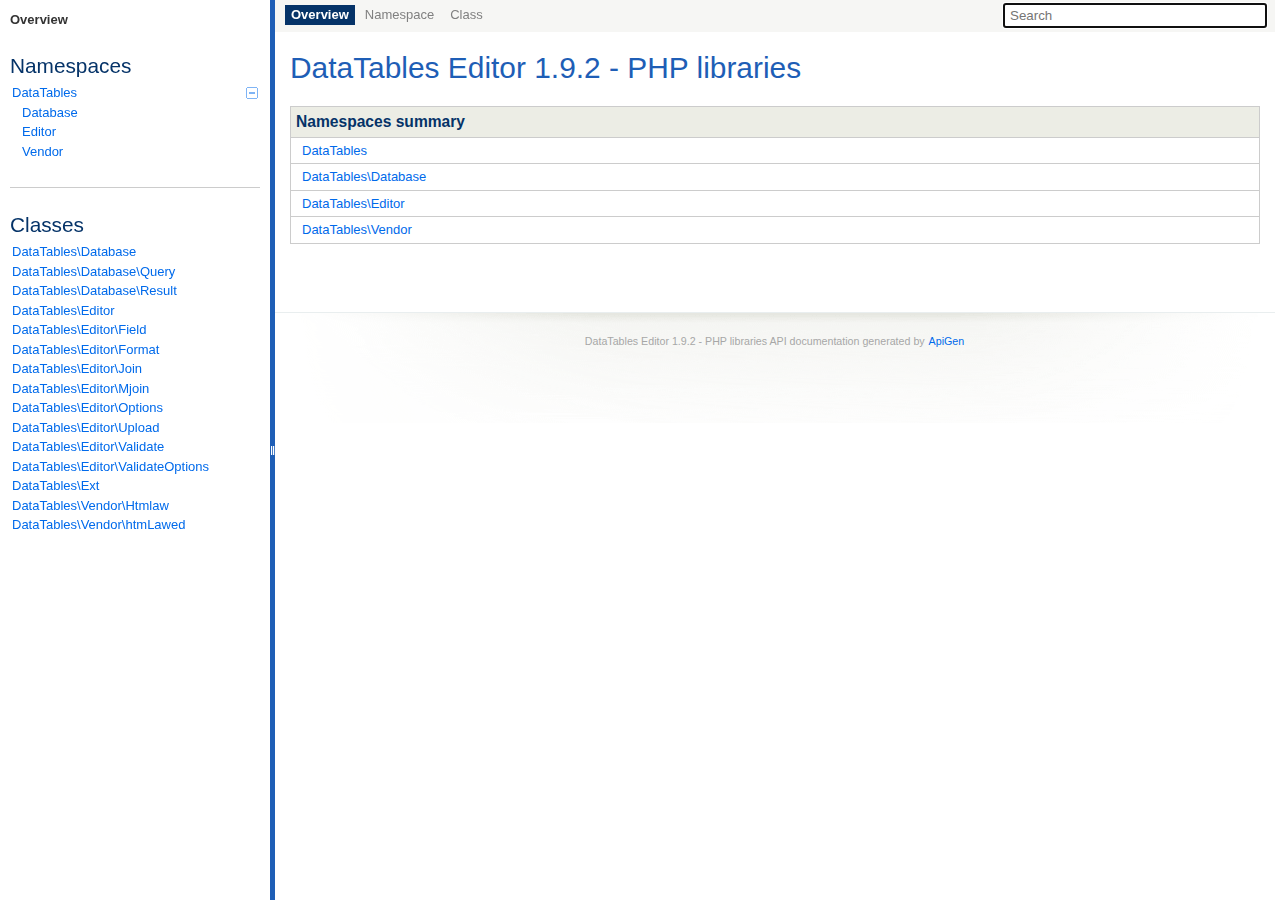
<file: lib/docs/index.html>
<!DOCTYPE html>
<html>
<head>
	<meta charset="utf-8">

	<title>DataTables Editor 1.9.2 - PHP libraries</title>

	<link rel="stylesheet" href="resources/style.css?e99947befd7bf673c6b43ff75e9e0f170c88a60e">

</head>

<body>
<div id="left">
	<div id="menu">
<span>Overview</span>

		<div id="groups">
				<h3>Namespaces</h3>
			<ul>
				<li>
					<a href="namespace-DataTables.html">
						DataTables<span></span>
					</a>

						<ul>
				<li>
					<a href="namespace-DataTables.Database.html">
						Database					</a>

						</li>
				<li>
					<a href="namespace-DataTables.Editor.html">
						Editor					</a>

						</li>
				<li>
					<a href="namespace-DataTables.Vendor.html">
						Vendor					</a>

						</li>
							</ul></li>
			</ul>
		</div>

		<hr>


		<div id="elements">
			<h3>Classes</h3>
			<ul>
				<li><a href="class-DataTables.Database.html">DataTables\Database</a></li>
				<li><a href="class-DataTables.Database.Query.html">DataTables\Database\Query</a></li>
				<li><a href="class-DataTables.Database.Result.html">DataTables\Database\Result</a></li>
				<li><a href="class-DataTables.Editor.html">DataTables\Editor</a></li>
				<li><a href="class-DataTables.Editor.Field.html">DataTables\Editor\Field</a></li>
				<li><a href="class-DataTables.Editor.Format.html">DataTables\Editor\Format</a></li>
				<li><a href="class-DataTables.Editor.Join.html">DataTables\Editor\Join</a></li>
				<li><a href="class-DataTables.Editor.Mjoin.html">DataTables\Editor\Mjoin</a></li>
				<li><a href="class-DataTables.Editor.Options.html">DataTables\Editor\Options</a></li>
				<li><a href="class-DataTables.Editor.Upload.html">DataTables\Editor\Upload</a></li>
				<li><a href="class-DataTables.Editor.Validate.html">DataTables\Editor\Validate</a></li>
				<li><a href="class-DataTables.Editor.ValidateOptions.html">DataTables\Editor\ValidateOptions</a></li>
				<li><a href="class-DataTables.Ext.html">DataTables\Ext</a></li>
				<li><a href="class-DataTables.Vendor.Htmlaw.html">DataTables\Vendor\Htmlaw</a></li>
				<li><a href="class-DataTables.Vendor.htmLawed.html">DataTables\Vendor\htmLawed</a></li>
			</ul>





		</div>
	</div>
</div>

<div id="splitter"></div>

<div id="right">
<div id="rightInner">
	<form id="search">
		<input type="hidden" name="cx" value="">
		<input type="hidden" name="ie" value="UTF-8">
		<input type="text" name="q" class="text" placeholder="Search" autofocus>
	</form>

	<div id="navigation">
		<ul>
			<li class="active">
<span>Overview</span>			</li>
			<li>
<span>Namespace</span>			</li>
			<li>
<span>Class</span>			</li>
		</ul>
		<ul>
		</ul>
		<ul>
		</ul>
	</div>

<div id="content">
	<h1>DataTables Editor 1.9.2 - PHP libraries</h1>


	<table class="summary" id="namespaces">
		<caption>Namespaces summary</caption>
			<tr>
				<td class="name"><a href="namespace-DataTables.html">DataTables</a></td>
			</tr>
			<tr>
				<td class="name"><a href="namespace-DataTables.Database.html">DataTables\Database</a></td>
			</tr>
			<tr>
				<td class="name"><a href="namespace-DataTables.Editor.html">DataTables\Editor</a></td>
			</tr>
			<tr>
				<td class="name"><a href="namespace-DataTables.Vendor.html">DataTables\Vendor</a></td>
			</tr>
	</table>


</div>

	<div id="footer">
		DataTables Editor 1.9.2 - PHP libraries API documentation generated by <a href="http://apigen.org">ApiGen</a>
	</div>
</div>
</div>
<script src="resources/combined.js?ec3c33de34884f5522356ff861223130712ab94c"></script>
<script src="elementlist.js?ec780413b50231e71cfb77450bce45a5c3171b82"></script>
</body>
</html>
</file>
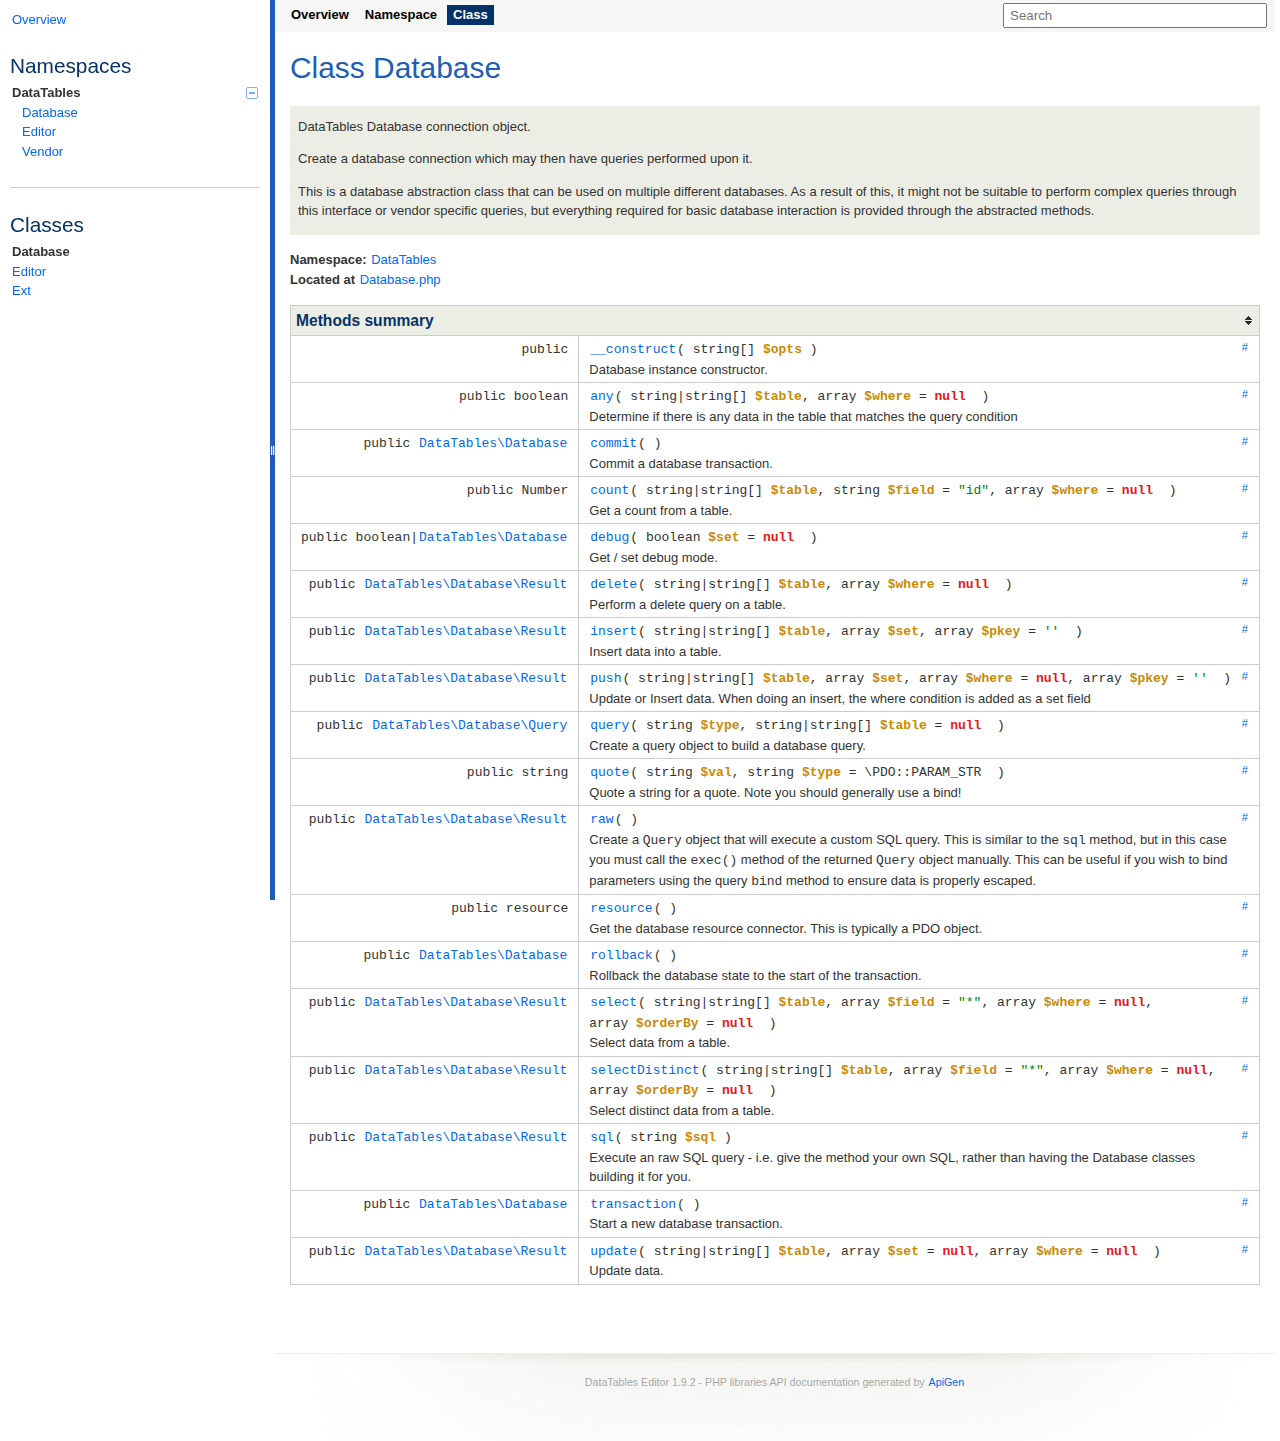
<file: lib/docs/class-DataTables.Database.html>
<!DOCTYPE html>
<html>
<head>
	<meta charset="utf-8">

	<title>Class DataTables\Database | DataTables Editor 1.9.2 - PHP libraries</title>

	<link rel="stylesheet" href="resources/style.css?e99947befd7bf673c6b43ff75e9e0f170c88a60e">

</head>

<body>
<div id="left">
	<div id="menu">
		<a href="index.html" title="Overview"><span>Overview</span></a>


		<div id="groups">
				<h3>Namespaces</h3>
			<ul>
				<li class="active">
					<a href="namespace-DataTables.html">
						DataTables<span></span>
					</a>

						<ul>
				<li>
					<a href="namespace-DataTables.Database.html">
						Database					</a>

						</li>
				<li>
					<a href="namespace-DataTables.Editor.html">
						Editor					</a>

						</li>
				<li>
					<a href="namespace-DataTables.Vendor.html">
						Vendor					</a>

						</li>
							</ul></li>
			</ul>
		</div>

		<hr>


		<div id="elements">
			<h3>Classes</h3>
			<ul>
				<li class="active"><a href="class-DataTables.Database.html">Database</a></li>
				<li><a href="class-DataTables.Editor.html">Editor</a></li>
				<li><a href="class-DataTables.Ext.html">Ext</a></li>
			</ul>





		</div>
	</div>
</div>

<div id="splitter"></div>

<div id="right">
<div id="rightInner">
	<form id="search">
		<input type="hidden" name="cx" value="">
		<input type="hidden" name="ie" value="UTF-8">
		<input type="text" name="q" class="text" placeholder="Search">
	</form>

	<div id="navigation">
		<ul>
			<li>
				<a href="index.html" title="Overview"><span>Overview</span></a>
			</li>
			<li>
				<a href="namespace-DataTables.html" title="Summary of DataTables"><span>Namespace</span></a>
			</li>
			<li class="active">
<span>Class</span>			</li>
		</ul>
		<ul>
		</ul>
		<ul>
		</ul>
	</div>

<div id="content" class="class">
	<h1>Class Database</h1>


	<div class="description">
	<p>DataTables Database connection object.</p>

<p>Create a database connection which may then have queries performed upon it.</p>

<p>This is a database abstraction class that can be used on multiple different
databases. As a result of this, it might not be suitable to perform complex
queries through this interface or vendor specific queries, but everything
required for basic database interaction is provided through the abstracted
methods.</p>
	</div>









	<div class="info">
		
		
		<b>Namespace:</b> <a href="namespace-DataTables.html">DataTables</a><br>
		

			<b>Located at</b> <a href="source-class-DataTables.Database.html#21-460" title="Go to source code">Database.php</a>
		<br>
	</div>



	<table class="summary methods" id="methods">
	<caption>Methods summary</caption>
	<tr data-order="__construct" id="___construct">

		<td class="attributes"><code>
			 public 

			
			
			</code>
		</td>

		<td class="name"><div>
		<a class="anchor" href="#___construct">#</a>
		<code><a href="source-class-DataTables.Database.html#37-67" title="Go to source code">__construct</a>( <span>string[] <var>$opts</var></span> )</code>

		<div class="description short">
			<p>Database instance constructor.</p>
		</div>

		<div class="description detailed hidden">
			<p>Database instance constructor.</p>


				<h4>Parameters</h4>
				<div class="list"><dl>
					<dt><var>$opts</var></dt>
					<dd><p>Array of connection parameters for the database:</p>

<pre><span class="php-keyword1">array</span>(
         <span class="php-quote">&quot;user&quot;</span> =&gt; <span class="php-quote">&quot;&quot;</span>, <span class="php-comment">// User name</span>
         <span class="php-quote">&quot;pass&quot;</span> =&gt; <span class="php-quote">&quot;&quot;</span>, <span class="php-comment">// Password</span>
         <span class="php-quote">&quot;host&quot;</span> =&gt; <span class="php-quote">&quot;&quot;</span>, <span class="php-comment">// Host name</span>
         <span class="php-quote">&quot;port&quot;</span> =&gt; <span class="php-quote">&quot;&quot;</span>, <span class="php-comment">// Port</span>
         <span class="php-quote">&quot;db&quot;</span>   =&gt; <span class="php-quote">&quot;&quot;</span>, <span class="php-comment">// Database name</span>
         <span class="php-quote">&quot;type&quot;</span> =&gt; <span class="php-quote">&quot;&quot;</span>  <span class="php-comment">// Datable type: &quot;Mysql&quot;, &quot;Postgres&quot; or &quot;Sqlite&quot;</span>
     )</pre></dd>
				</dl></div>





		</div>
		</div></td>
	</tr>
	<tr data-order="any" id="_any">

		<td class="attributes"><code>
			 public 

			boolean
			
			</code>
		</td>

		<td class="name"><div>
		<a class="anchor" href="#_any">#</a>
		<code><a href="source-class-DataTables.Database.html#87-105" title="Go to source code">any</a>( <span>string|string[] <var>$table</var></span>, <span>array <var>$where</var> = <span class="php-keyword1">null</span> </span> )</code>

		<div class="description short">
			<p>Determine if there is any data in the table that matches the query
condition</p>
		</div>

		<div class="description detailed hidden">
			<p>Determine if there is any data in the table that matches the query
condition</p>


				<h4>Parameters</h4>
				<div class="list"><dl>
					<dt><var>$table</var></dt>
					<dd>Table name(s) to act upon.</dd>
					<dt><var>$where</var></dt>
					<dd><p>Where condition for what to select - see <a href="Query::where">Query::where</a>.</p></dd>
				</dl></div>

				<h4>Returns</h4>
				<div class="list">
					boolean<br>Boolean flag - true if there were rows
				</div>




		</div>
		</div></td>
	</tr>
	<tr data-order="commit" id="_commit">

		<td class="attributes"><code>
			 public 

			<code><a href="class-DataTables.Database.html">DataTables\Database</a></code>
			
			</code>
		</td>

		<td class="name"><div>
		<a class="anchor" href="#_commit">#</a>
		<code><a href="source-class-DataTables.Database.html#108-118" title="Go to source code">commit</a>( )</code>

		<div class="description short">
			<p>Commit a database transaction.</p>
		</div>

		<div class="description detailed hidden">
			<p>Commit a database transaction.</p>

<p>Use with <code><a href="class-DataTables.Database.html#_transaction">DataTables\Database::transaction()</a></code> and <code><a href="class-DataTables.Database.html#_rollback">DataTables\Database::rollback()</a></code>.</p>



				<h4>Returns</h4>
				<div class="list">
					<code><a href="class-DataTables.Database.html">DataTables\Database</a></code>
				</div>




		</div>
		</div></td>
	</tr>
	<tr data-order="count" id="_count">

		<td class="attributes"><code>
			 public 

			Number
			
			</code>
		</td>

		<td class="name"><div>
		<a class="anchor" href="#_count">#</a>
		<code><a href="source-class-DataTables.Database.html#121-139" title="Go to source code">count</a>( <span>string|string[] <var>$table</var></span>, <span>string <var>$field</var> = <span class="php-quote">&quot;id&quot;</span></span>, <span>array <var>$where</var> = <span class="php-keyword1">null</span> </span> )</code>

		<div class="description short">
			<p>Get a count from a table.</p>
		</div>

		<div class="description detailed hidden">
			<p>Get a count from a table.</p>


				<h4>Parameters</h4>
				<div class="list"><dl>
					<dt><var>$table</var></dt>
					<dd>Table name(s) to act upon.</dd>
					<dt><var>$field</var></dt>
					<dd>Primary key field name</dd>
					<dt><var>$where</var></dt>
					<dd><p>Where condition for what to select - see <a href="Query::where">Query::where</a>.</p></dd>
				</dl></div>

				<h4>Returns</h4>
				<div class="list">
					Number
				</div>




		</div>
		</div></td>
	</tr>
	<tr data-order="debug" id="_debug">

		<td class="attributes"><code>
			 public 

			boolean|<code><a href="class-DataTables.Database.html">DataTables\Database</a></code>
			
			</code>
		</td>

		<td class="name"><div>
		<a class="anchor" href="#_debug">#</a>
		<code><a href="source-class-DataTables.Database.html#142-162" title="Go to source code">debug</a>( <span>boolean <var>$set</var> = <span class="php-keyword1">null</span> </span> )</code>

		<div class="description short">
			<p>Get / set debug mode.</p>
		</div>

		<div class="description detailed hidden">
			<p>Get / set debug mode.</p>


				<h4>Parameters</h4>
				<div class="list"><dl>
					<dt><var>$set</var></dt>
					<dd>$_ Debug mode state. If not given, then used as a getter.</dd>
				</dl></div>

				<h4>Returns</h4>
				<div class="list">
					boolean|<code><a href="class-DataTables.Database.html">DataTables\Database</a></code><br><p>Debug mode state if no parameter is given, or
   self if used as a setter.</p>
				</div>




		</div>
		</div></td>
	</tr>
	<tr data-order="delete" id="_delete">

		<td class="attributes"><code>
			 public 

			<code><a href="class-DataTables.Database.Result.html">DataTables\Database\Result</a></code>
			
			</code>
		</td>

		<td class="name"><div>
		<a class="anchor" href="#_delete">#</a>
		<code><a href="source-class-DataTables.Database.html#165-181" title="Go to source code">delete</a>( <span>string|string[] <var>$table</var></span>, <span>array <var>$where</var> = <span class="php-keyword1">null</span> </span> )</code>

		<div class="description short">
			<p>Perform a delete query on a table.</p>
		</div>

		<div class="description detailed hidden">
			<p>Perform a delete query on a table.</p>

<p>This is a short cut method that creates an update query and then uses
the query('delete'), table, where and exec methods of the query.</p>


				<h4>Parameters</h4>
				<div class="list"><dl>
					<dt><var>$table</var></dt>
					<dd>Table name(s) to act upon.</dd>
					<dt><var>$where</var></dt>
					<dd><p>Where condition for what to delete - see <a href="Query::where">Query::where</a>.</p></dd>
				</dl></div>

				<h4>Returns</h4>
				<div class="list">
					<code><a href="class-DataTables.Database.Result.html">DataTables\Database\Result</a></code>
				</div>




		</div>
		</div></td>
	</tr>
	<tr data-order="insert" id="_insert">

		<td class="attributes"><code>
			 public 

			<code><a href="class-DataTables.Database.Result.html">DataTables\Database\Result</a></code>
			
			</code>
		</td>

		<td class="name"><div>
		<a class="anchor" href="#_insert">#</a>
		<code><a href="source-class-DataTables.Database.html#184-205" title="Go to source code">insert</a>( <span>string|string[] <var>$table</var></span>, <span>array <var>$set</var></span>, <span>array <var>$pkey</var> = <span class="php-quote">''</span> </span> )</code>

		<div class="description short">
			<p>Insert data into a table.</p>
		</div>

		<div class="description detailed hidden">
			<p>Insert data into a table.</p>

<p>This is a short cut method that creates an update query and then uses
the query('insert'), table, set and exec methods of the query.</p>


				<h4>Parameters</h4>
				<div class="list"><dl>
					<dt><var>$table</var></dt>
					<dd>Table name(s) to act upon.</dd>
					<dt><var>$set</var></dt>
					<dd><p>Field names and values to set - see <a href="Query::set">Query::set</a>.</p></dd>
					<dt><var>$pkey</var></dt>
					<dd><p>Primary key column names (this is an array for
   forwards compt, although only the first item in the array is actually
   used). This doesn't need to be set, but it must be if you want to use
   the <code>Result-&gt;insertId()</code> method.</p></dd>
				</dl></div>

				<h4>Returns</h4>
				<div class="list">
					<code><a href="class-DataTables.Database.Result.html">DataTables\Database\Result</a></code>
				</div>




		</div>
		</div></td>
	</tr>
	<tr data-order="push" id="_push">

		<td class="attributes"><code>
			 public 

			<code><a href="class-DataTables.Database.Result.html">DataTables\Database\Result</a></code>
			
			</code>
		</td>

		<td class="name"><div>
		<a class="anchor" href="#_push">#</a>
		<code><a href="source-class-DataTables.Database.html#208-245" title="Go to source code">push</a>( <span>string|string[] <var>$table</var></span>, <span>array <var>$set</var></span>, <span>array <var>$where</var> = <span class="php-keyword1">null</span></span>, <span>array <var>$pkey</var> = <span class="php-quote">''</span> </span> )</code>

		<div class="description short">
			<p>Update or Insert data. When doing an insert, the where condition is
added as a set field</p>
		</div>

		<div class="description detailed hidden">
			<p>Update or Insert data. When doing an insert, the where condition is
added as a set field</p>


				<h4>Parameters</h4>
				<div class="list"><dl>
					<dt><var>$table</var></dt>
					<dd>Table name(s) to act upon.</dd>
					<dt><var>$set</var></dt>
					<dd><p>Field names and values to set - see <a href="Query::set">Query::set</a>.</p></dd>
					<dt><var>$where</var></dt>
					<dd><p>Where condition for what to update - see <a href="Query::where">Query::where</a>.</p></dd>
					<dt><var>$pkey</var></dt>
					<dd><p>Primary key column names (this is an array for
   forwards compt, although only the first item in the array is actually
   used). This doesn't need to be set, but it must be if you want to use
   the <code>Result-&gt;insertId()</code> method. Only used if an insert is performed.</p></dd>
				</dl></div>

				<h4>Returns</h4>
				<div class="list">
					<code><a href="class-DataTables.Database.Result.html">DataTables\Database\Result</a></code>
				</div>




		</div>
		</div></td>
	</tr>
	<tr data-order="query" id="_query">

		<td class="attributes"><code>
			 public 

			<code><a href="class-DataTables.Database.Query.html">DataTables\Database\Query</a></code>
			
			</code>
		</td>

		<td class="name"><div>
		<a class="anchor" href="#_query">#</a>
		<code><a href="source-class-DataTables.Database.html#248-257" title="Go to source code">query</a>( <span>string <var>$type</var></span>, <span>string|string[] <var>$table</var> = <span class="php-keyword1">null</span> </span> )</code>

		<div class="description short">
			<p>Create a query object to build a database query.</p>
		</div>

		<div class="description detailed hidden">
			<p>Create a query object to build a database query.</p>


				<h4>Parameters</h4>
				<div class="list"><dl>
					<dt><var>$type</var></dt>
					<dd>Query type - select, insert, update or delete.</dd>
					<dt><var>$table</var></dt>
					<dd>Table name(s) to act upon.</dd>
				</dl></div>

				<h4>Returns</h4>
				<div class="list">
					<code><a href="class-DataTables.Database.Query.html">DataTables\Database\Query</a></code>
				</div>




		</div>
		</div></td>
	</tr>
	<tr data-order="quote" id="_quote">

		<td class="attributes"><code>
			 public 

			string
			
			</code>
		</td>

		<td class="name"><div>
		<a class="anchor" href="#_quote">#</a>
		<code><a href="source-class-DataTables.Database.html#260-269" title="Go to source code">quote</a>( <span>string <var>$val</var></span>, <span>string <var>$type</var> = \PDO::PARAM_STR </span> )</code>

		<div class="description short">
			<p>Quote a string for a quote. Note you should generally use a bind!</p>
		</div>

		<div class="description detailed hidden">
			<p>Quote a string for a quote. Note you should generally use a bind!</p>


				<h4>Parameters</h4>
				<div class="list"><dl>
					<dt><var>$val</var></dt>
					<dd>Value to quote</dd>
					<dt><var>$type</var></dt>
					<dd>Value type</dd>
				</dl></div>

				<h4>Returns</h4>
				<div class="list">
					string
				</div>




		</div>
		</div></td>
	</tr>
	<tr data-order="raw" id="_raw">

		<td class="attributes"><code>
			 public 

			<code><a href="class-DataTables.Database.Result.html">DataTables\Database\Result</a></code>
			
			</code>
		</td>

		<td class="name"><div>
		<a class="anchor" href="#_raw">#</a>
		<code><a href="source-class-DataTables.Database.html#272-293" title="Go to source code">raw</a>( )</code>

		<div class="description short">
			<p>Create a <code>Query</code> object that will execute a custom SQL query. This is
similar to the <code>sql</code> method, but in this case you must call the <code>exec()</code>
method of the returned <code>Query</code> object manually. This can be useful if you
wish to bind parameters using the query <code>bind</code> method to ensure data is
properly escaped.</p>
		</div>

		<div class="description detailed hidden">
			<p>Create a <code>Query</code> object that will execute a custom SQL query. This is
similar to the <code>sql</code> method, but in this case you must call the <code>exec()</code>
method of the returned <code>Query</code> object manually. This can be useful if you
wish to bind parameters using the query <code>bind</code> method to ensure data is
properly escaped.</p>



				<h4>Returns</h4>
				<div class="list">
					<code><a href="class-DataTables.Database.Result.html">DataTables\Database\Result</a></code>
				</div>


				<h4>Example</h4>
				<div class="list">
						<p>Safely escape user input</p>

<pre><span class="php-var">$db</span>
     -&gt;raw()
     -&gt;bind( <span class="php-quote">':date'</span>, <span class="php-var">$_POST</span>[<span class="php-quote">'date'</span>] )
     -&gt;<span class="php-keyword2">exec</span>( <span class="php-quote">'SELECT * FROM staff where date &lt; :date'</span> );</pre><br>
				</div>


		</div>
		</div></td>
	</tr>
	<tr data-order="resource" id="_resource">

		<td class="attributes"><code>
			 public 

			resource
			
			</code>
		</td>

		<td class="name"><div>
		<a class="anchor" href="#_resource">#</a>
		<code><a href="source-class-DataTables.Database.html#296-303" title="Go to source code">resource</a>( )</code>

		<div class="description short">
			<p>Get the database resource connector. This is typically a PDO object.</p>
		</div>

		<div class="description detailed hidden">
			<p>Get the database resource connector. This is typically a PDO object.</p>



				<h4>Returns</h4>
				<div class="list">
					resource<br>PDO connection resource (driver dependent)
				</div>




		</div>
		</div></td>
	</tr>
	<tr data-order="rollback" id="_rollback">

		<td class="attributes"><code>
			 public 

			<code><a href="class-DataTables.Database.html">DataTables\Database</a></code>
			
			</code>
		</td>

		<td class="name"><div>
		<a class="anchor" href="#_rollback">#</a>
		<code><a href="source-class-DataTables.Database.html#306-316" title="Go to source code">rollback</a>( )</code>

		<div class="description short">
			<p>Rollback the database state to the start of the transaction.</p>
		</div>

		<div class="description detailed hidden">
			<p>Rollback the database state to the start of the transaction.</p>

<p>Use with <code><a href="class-DataTables.Database.html#_transaction">DataTables\Database::transaction()</a></code> and <code><a href="class-DataTables.Database.html#_commit">DataTables\Database::commit()</a></code>.</p>



				<h4>Returns</h4>
				<div class="list">
					<code><a href="class-DataTables.Database.html">DataTables\Database</a></code>
				</div>




		</div>
		</div></td>
	</tr>
	<tr data-order="select" id="_select">

		<td class="attributes"><code>
			 public 

			<code><a href="class-DataTables.Database.Result.html">DataTables\Database\Result</a></code>
			
			</code>
		</td>

		<td class="name"><div>
		<a class="anchor" href="#_select">#</a>
		<code><a href="source-class-DataTables.Database.html#319-341" title="Go to source code">select</a>( <span>string|string[] <var>$table</var></span>, <span>array <var>$field</var> = <span class="php-quote">&quot;*&quot;</span></span>, <span>array <var>$where</var> = <span class="php-keyword1">null</span></span>, <span>array <var>$orderBy</var> = <span class="php-keyword1">null</span> </span> )</code>

		<div class="description short">
			<p>Select data from a table.</p>
		</div>

		<div class="description detailed hidden">
			<p>Select data from a table.</p>

<p>This is a short cut method that creates an update query and then uses
the query('select'), table, get, where and exec methods of the query.</p>


				<h4>Parameters</h4>
				<div class="list"><dl>
					<dt><var>$table</var></dt>
					<dd>Table name(s) to act upon.</dd>
					<dt><var>$field</var></dt>
					<dd><p>Fields to get from the table(s) - see <a href="Query::get">Query::get</a>.</p></dd>
					<dt><var>$where</var></dt>
					<dd><p>Where condition for what to select - see <a href="Query::where">Query::where</a>.</p></dd>
					<dt><var>$orderBy</var></dt>
					<dd><p>Order condition - see <a href="Query::order">Query::order</a>.</p></dd>
				</dl></div>

				<h4>Returns</h4>
				<div class="list">
					<code><a href="class-DataTables.Database.Result.html">DataTables\Database\Result</a></code>
				</div>




		</div>
		</div></td>
	</tr>
	<tr data-order="selectDistinct" id="_selectDistinct">

		<td class="attributes"><code>
			 public 

			<code><a href="class-DataTables.Database.Result.html">DataTables\Database\Result</a></code>
			
			</code>
		</td>

		<td class="name"><div>
		<a class="anchor" href="#_selectDistinct">#</a>
		<code><a href="source-class-DataTables.Database.html#344-368" title="Go to source code">selectDistinct</a>( <span>string|string[] <var>$table</var></span>, <span>array <var>$field</var> = <span class="php-quote">&quot;*&quot;</span></span>, <span>array <var>$where</var> = <span class="php-keyword1">null</span></span>, <span>array <var>$orderBy</var> = <span class="php-keyword1">null</span> </span> )</code>

		<div class="description short">
			<p>Select distinct data from a table.</p>
		</div>

		<div class="description detailed hidden">
			<p>Select distinct data from a table.</p>

<p>This is a short cut method that creates an update query and then uses the
query('select'), distinct ,table, get, where and exec methods of the
query.</p>


				<h4>Parameters</h4>
				<div class="list"><dl>
					<dt><var>$table</var></dt>
					<dd>Table name(s) to act upon.</dd>
					<dt><var>$field</var></dt>
					<dd><p>Fields to get from the table(s) - see <a href="Query::get">Query::get</a>.</p></dd>
					<dt><var>$where</var></dt>
					<dd><p>Where condition for what to select - see <a href="Query::where">Query::where</a>.</p></dd>
					<dt><var>$orderBy</var></dt>
					<dd><p>Order condition - see <a href="Query::order">Query::order</a>.</p></dd>
				</dl></div>

				<h4>Returns</h4>
				<div class="list">
					<code><a href="class-DataTables.Database.Result.html">DataTables\Database\Result</a></code>
				</div>




		</div>
		</div></td>
	</tr>
	<tr data-order="sql" id="_sql">

		<td class="attributes"><code>
			 public 

			<code><a href="class-DataTables.Database.Result.html">DataTables\Database\Result</a></code>
			
			</code>
		</td>

		<td class="name"><div>
		<a class="anchor" href="#_sql">#</a>
		<code><a href="source-class-DataTables.Database.html#371-398" title="Go to source code">sql</a>( <span>string <var>$sql</var></span> )</code>

		<div class="description short">
			<p>Execute an raw SQL query - i.e. give the method your own SQL, rather
than having the Database classes building it for you.</p>
		</div>

		<div class="description detailed hidden">
			<p>Execute an raw SQL query - i.e. give the method your own SQL, rather
than having the Database classes building it for you.</p>

<p>This method will execute the given SQL immediately. Use the <code>raw()</code>
method if you need the ability to add bound parameters.</p>


				<h4>Parameters</h4>
				<div class="list"><dl>
					<dt><var>$sql</var></dt>
					<dd>SQL string to execute (only if _type is 'raw').</dd>
				</dl></div>

				<h4>Returns</h4>
				<div class="list">
					<code><a href="class-DataTables.Database.Result.html">DataTables\Database\Result</a></code>
				</div>


				<h4>Example</h4>
				<div class="list">
						<p>Basic select</p>

<pre><span class="php-var">$result</span> = <span class="php-var">$db</span>-&gt;sql( <span class="php-quote">'SELECT * FROM myTable;'</span> );</pre><br>
						<p>Set the character set of the connection</p>

<pre><span class="php-var">$db</span>-&gt;sql(<span class="php-quote">&quot;SET character_set_client=utf8&quot;</span>);
   <span class="php-var">$db</span>-&gt;sql(<span class="php-quote">&quot;SET character_set_connection=utf8&quot;</span>);
   <span class="php-var">$db</span>-&gt;sql(<span class="php-quote">&quot;SET character_set_results=utf8&quot;</span>);</pre><br>
				</div>


		</div>
		</div></td>
	</tr>
	<tr data-order="transaction" id="_transaction">

		<td class="attributes"><code>
			 public 

			<code><a href="class-DataTables.Database.html">DataTables\Database</a></code>
			
			</code>
		</td>

		<td class="name"><div>
		<a class="anchor" href="#_transaction">#</a>
		<code><a href="source-class-DataTables.Database.html#401-411" title="Go to source code">transaction</a>( )</code>

		<div class="description short">
			<p>Start a new database transaction.</p>
		</div>

		<div class="description detailed hidden">
			<p>Start a new database transaction.</p>

<p>Use with <code><a href="class-DataTables.Database.html#_commit">DataTables\Database::commit()</a></code> and <code><a href="class-DataTables.Database.html#_rollback">DataTables\Database::rollback()</a></code>.</p>



				<h4>Returns</h4>
				<div class="list">
					<code><a href="class-DataTables.Database.html">DataTables\Database</a></code>
				</div>




		</div>
		</div></td>
	</tr>
	<tr data-order="update" id="_update">

		<td class="attributes"><code>
			 public 

			<code><a href="class-DataTables.Database.Result.html">DataTables\Database\Result</a></code>
			
			</code>
		</td>

		<td class="name"><div>
		<a class="anchor" href="#_update">#</a>
		<code><a href="source-class-DataTables.Database.html#414-433" title="Go to source code">update</a>( <span>string|string[] <var>$table</var></span>, <span>array <var>$set</var> = <span class="php-keyword1">null</span></span>, <span>array <var>$where</var> = <span class="php-keyword1">null</span> </span> )</code>

		<div class="description short">
			<p>Update data.</p>
		</div>

		<div class="description detailed hidden">
			<p>Update data.</p>

<p>This is a short cut method that creates an update query and then uses
the query('update'), table, set, where and exec methods of the query.</p>


				<h4>Parameters</h4>
				<div class="list"><dl>
					<dt><var>$table</var></dt>
					<dd>Table name(s) to act upon.</dd>
					<dt><var>$set</var></dt>
					<dd><p>Field names and values to set - see <a href="Query::set">Query::set</a>.</p></dd>
					<dt><var>$where</var></dt>
					<dd><p>Where condition for what to update - see <a href="Query::where">Query::where</a>.</p></dd>
				</dl></div>

				<h4>Returns</h4>
				<div class="list">
					<code><a href="class-DataTables.Database.Result.html">DataTables\Database\Result</a></code>
				</div>




		</div>
		</div></td>
	</tr>
	</table>


















</div>

	<div id="footer">
		DataTables Editor 1.9.2 - PHP libraries API documentation generated by <a href="http://apigen.org">ApiGen</a>
	</div>
</div>
</div>
<script src="resources/combined.js"></script>
<script src="elementlist.js"></script>
</body>
</html>
</file>
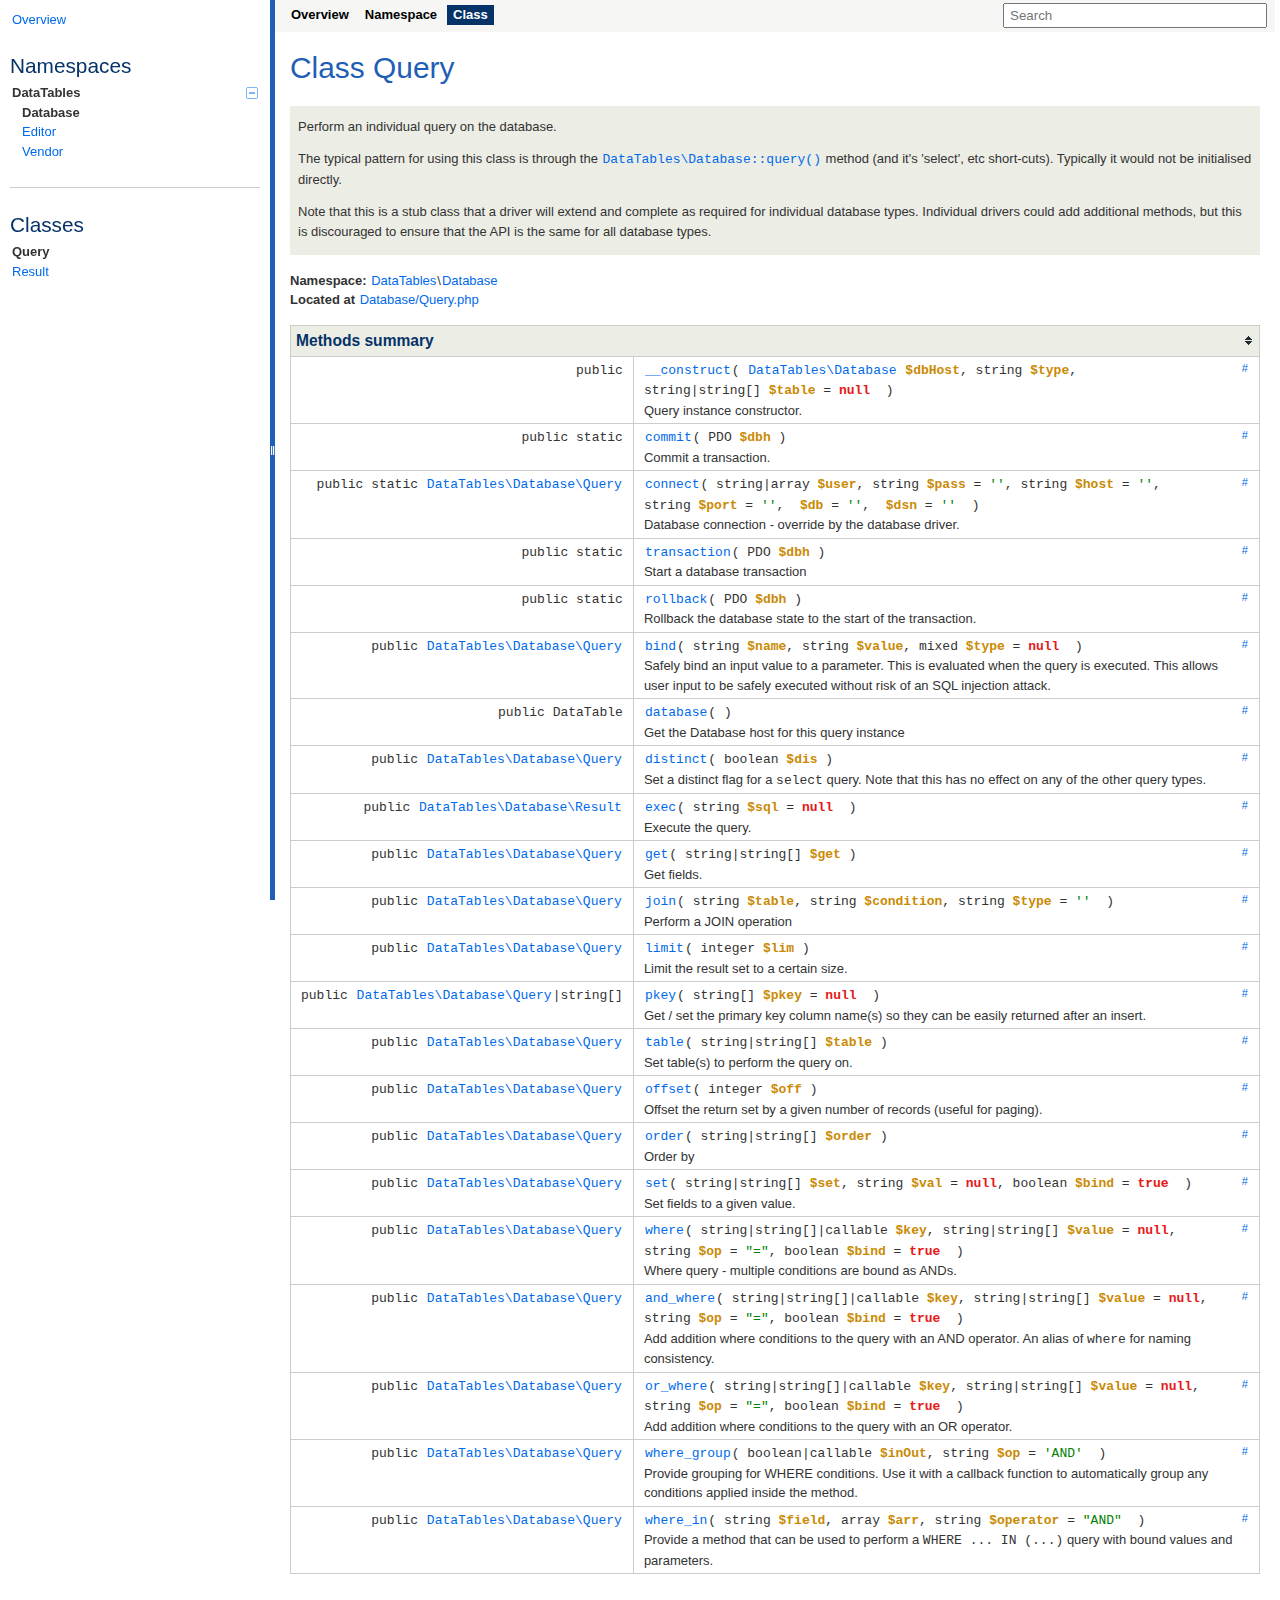
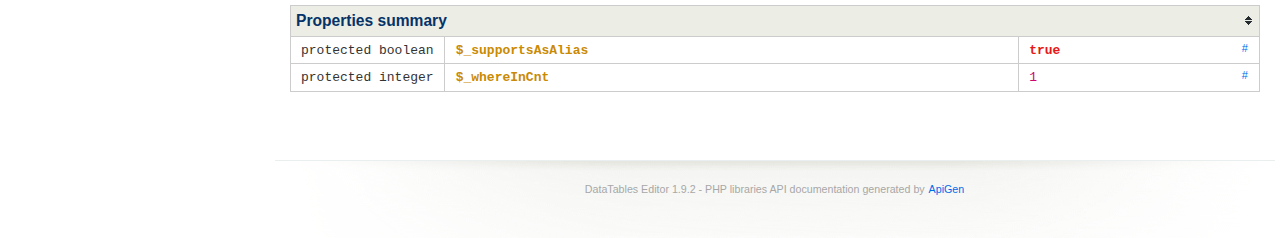
<file: lib/docs/class-DataTables.Database.Query.html>
<!DOCTYPE html>
<html>
<head>
	<meta charset="utf-8">

	<title>Class DataTables\Database\Query | DataTables Editor 1.9.2 - PHP libraries</title>

	<link rel="stylesheet" href="resources/style.css?e99947befd7bf673c6b43ff75e9e0f170c88a60e">

</head>

<body>
<div id="left">
	<div id="menu">
		<a href="index.html" title="Overview"><span>Overview</span></a>


		<div id="groups">
				<h3>Namespaces</h3>
			<ul>
				<li class="active">
					<a href="namespace-DataTables.html">
						DataTables<span></span>
					</a>

						<ul>
				<li class="active">
					<a href="namespace-DataTables.Database.html">
						Database					</a>

						</li>
				<li>
					<a href="namespace-DataTables.Editor.html">
						Editor					</a>

						</li>
				<li>
					<a href="namespace-DataTables.Vendor.html">
						Vendor					</a>

						</li>
							</ul></li>
			</ul>
		</div>

		<hr>


		<div id="elements">
			<h3>Classes</h3>
			<ul>
				<li class="active"><a href="class-DataTables.Database.Query.html">Query</a></li>
				<li><a href="class-DataTables.Database.Result.html">Result</a></li>
			</ul>





		</div>
	</div>
</div>

<div id="splitter"></div>

<div id="right">
<div id="rightInner">
	<form id="search">
		<input type="hidden" name="cx" value="">
		<input type="hidden" name="ie" value="UTF-8">
		<input type="text" name="q" class="text" placeholder="Search">
	</form>

	<div id="navigation">
		<ul>
			<li>
				<a href="index.html" title="Overview"><span>Overview</span></a>
			</li>
			<li>
				<a href="namespace-DataTables.Database.html" title="Summary of DataTables\Database"><span>Namespace</span></a>
			</li>
			<li class="active">
<span>Class</span>			</li>
		</ul>
		<ul>
		</ul>
		<ul>
		</ul>
	</div>

<div id="content" class="class">
	<h1>Class Query</h1>


	<div class="description">
	<p>Perform an individual query on the database.</p>

<p>The typical pattern for using this class is through the <code><a href="class-DataTables.Database.html#_query">DataTables\Database::query()</a></code> method (and it's 'select', etc short-cuts).
Typically it would not be initialised directly.</p>

<p>Note that this is a stub class that a driver will extend and complete as
required for individual database types. Individual drivers could add
additional methods, but this is discouraged to ensure that the API is the
same for all database types.</p>
	</div>









	<div class="info">
		
		
		<b>Namespace:</b> <a href="namespace-DataTables.html">DataTables</a>\<a href="namespace-DataTables.Database.html">Database</a><br>
		

			<b>Located at</b> <a href="source-class-DataTables.Database.Query.html#27-1178" title="Go to source code">Database/Query.php</a>
		<br>
	</div>



	<table class="summary methods" id="methods">
	<caption>Methods summary</caption>
	<tr data-order="__construct" id="___construct">

		<td class="attributes"><code>
			 public 

			
			
			</code>
		</td>

		<td class="name"><div>
		<a class="anchor" href="#___construct">#</a>
		<code><a href="source-class-DataTables.Database.Query.html#44-58" title="Go to source code">__construct</a>( <span><code><a href="class-DataTables.Database.html">DataTables\Database</a></code> <var>$dbHost</var></span>, <span>string <var>$type</var></span>, <span>string|string[] <var>$table</var> = <span class="php-keyword1">null</span> </span> )</code>

		<div class="description short">
			<p>Query instance constructor.</p>
		</div>

		<div class="description detailed hidden">
			<p>Query instance constructor.</p>

<p>Note that typically instances of this class will be automatically created
through the <code><a href="class-DataTables.Database.html#_query">DataTables\Database::query()</a></code> method.</p>


				<h4>Parameters</h4>
				<div class="list"><dl>
					<dt><var>$dbHost</var></dt>
					<dd>$db    Database instance</dd>
					<dt><var>$type</var></dt>
					<dd>Query type - 'select', 'insert', 'update' or 'delete'</dd>
					<dt><var>$table</var></dt>
					<dd>Tables to operate on - see <code><a href="class-DataTables.Database.Query.html#_table">DataTables\Database\Query::table()</a></code>.</dd>
				</dl></div>





		</div>
		</div></td>
	</tr>
	<tr data-order="commit" id="_commit">

		<td class="attributes"><code>
			 public static

			
			
			</code>
		</td>

		<td class="name"><div>
		<a class="anchor" href="#_commit">#</a>
		<code><a href="source-class-DataTables.Database.Query.html#159-166" title="Go to source code">commit</a>( <span>PDO <var>$dbh</var></span> )</code>

		<div class="description short">
			<p>Commit a transaction.</p>
		</div>

		<div class="description detailed hidden">
			<p>Commit a transaction.</p>


				<h4>Parameters</h4>
				<div class="list"><dl>
					<dt><var>$dbh</var></dt>
					<dd>The Database handle (typically a PDO object, but not always).</dd>
				</dl></div>





		</div>
		</div></td>
	</tr>
	<tr data-order="connect" id="_connect">

		<td class="attributes"><code>
			 public static

			<code><a href="class-DataTables.Database.Query.html">DataTables\Database\Query</a></code>
			
			</code>
		</td>

		<td class="name"><div>
		<a class="anchor" href="#_connect">#</a>
		<code><a href="source-class-DataTables.Database.Query.html#168-179" title="Go to source code">connect</a>( <span>string|array <var>$user</var></span>, <span>string <var>$pass</var> = <span class="php-quote">''</span></span>, <span>string <var>$host</var> = <span class="php-quote">''</span></span>, <span>string <var>$port</var> = <span class="php-quote">''</span></span>, <span> <var>$db</var> = <span class="php-quote">''</span></span>, <span> <var>$dsn</var> = <span class="php-quote">''</span> </span> )</code>

		<div class="description short">
			<p>Database connection - override by the database driver.</p>
		</div>

		<div class="description detailed hidden">
			<p>Database connection - override by the database driver.</p>


				<h4>Parameters</h4>
				<div class="list"><dl>
					<dt><var>$user</var></dt>
					<dd>User name or all parameters in an array</dd>
					<dt><var>$pass</var></dt>
					<dd>Password</dd>
					<dt><var>$host</var></dt>
					<dd>Host name</dd>
					<dt><var>$port</var></dt>
					<dd>$db   Database name</dd>
					<dt><var>$db</var></dt>
					<dd></dd>
					<dt><var>$dsn</var></dt>
					<dd></dd>
				</dl></div>

				<h4>Returns</h4>
				<div class="list">
					<code><a href="class-DataTables.Database.Query.html">DataTables\Database\Query</a></code>
				</div>




		</div>
		</div></td>
	</tr>
	<tr data-order="transaction" id="_transaction">

		<td class="attributes"><code>
			 public static

			
			
			</code>
		</td>

		<td class="name"><div>
		<a class="anchor" href="#_transaction">#</a>
		<code><a href="source-class-DataTables.Database.Query.html#182-189" title="Go to source code">transaction</a>( <span>PDO <var>$dbh</var></span> )</code>

		<div class="description short">
			<p>Start a database transaction</p>
		</div>

		<div class="description detailed hidden">
			<p>Start a database transaction</p>


				<h4>Parameters</h4>
				<div class="list"><dl>
					<dt><var>$dbh</var></dt>
					<dd>The Database handle (typically a PDO object, but not always).</dd>
				</dl></div>





		</div>
		</div></td>
	</tr>
	<tr data-order="rollback" id="_rollback">

		<td class="attributes"><code>
			 public static

			
			
			</code>
		</td>

		<td class="name"><div>
		<a class="anchor" href="#_rollback">#</a>
		<code><a href="source-class-DataTables.Database.Query.html#192-199" title="Go to source code">rollback</a>( <span>PDO <var>$dbh</var></span> )</code>

		<div class="description short">
			<p>Rollback the database state to the start of the transaction.</p>
		</div>

		<div class="description detailed hidden">
			<p>Rollback the database state to the start of the transaction.</p>


				<h4>Parameters</h4>
				<div class="list"><dl>
					<dt><var>$dbh</var></dt>
					<dd>The Database handle (typically a PDO object, but not always).</dd>
				</dl></div>





		</div>
		</div></td>
	</tr>
	<tr data-order="bind" id="_bind">

		<td class="attributes"><code>
			 public 

			<code><a href="class-DataTables.Database.Query.html">DataTables\Database\Query</a></code>
			
			</code>
		</td>

		<td class="name"><div>
		<a class="anchor" href="#_bind">#</a>
		<code><a href="source-class-DataTables.Database.Query.html#228-248" title="Go to source code">bind</a>( <span>string <var>$name</var></span>, <span>string <var>$value</var></span>, <span>mixed <var>$type</var> = <span class="php-keyword1">null</span> </span> )</code>

		<div class="description short">
			<p>Safely bind an input value to a parameter. This is evaluated when the
query is executed. This allows user input to be safely executed without
risk of an SQL injection attack.</p>
		</div>

		<div class="description detailed hidden">
			<p>Safely bind an input value to a parameter. This is evaluated when the
query is executed. This allows user input to be safely executed without
risk of an SQL injection attack.</p>


				<h4>Parameters</h4>
				<div class="list"><dl>
					<dt><var>$name</var></dt>
					<dd>Parameter name. This should include a leading colon</dd>
					<dt><var>$value</var></dt>
					<dd>Value to bind</dd>
					<dt><var>$type</var></dt>
					<dd><p>Data type. See the PHP PDO documentation:
  http://php.net/manual/en/pdo.constants.php</p></dd>
				</dl></div>

				<h4>Returns</h4>
				<div class="list">
					<code><a href="class-DataTables.Database.Query.html">DataTables\Database\Query</a></code>
				</div>




		</div>
		</div></td>
	</tr>
	<tr data-order="database" id="_database">

		<td class="attributes"><code>
			 public 

			DataTable
			
			</code>
		</td>

		<td class="name"><div>
		<a class="anchor" href="#_database">#</a>
		<code><a href="source-class-DataTables.Database.Query.html#251-258" title="Go to source code">database</a>( )</code>

		<div class="description short">
			<p>Get the Database host for this query instance</p>
		</div>

		<div class="description detailed hidden">
			<p>Get the Database host for this query instance</p>



				<h4>Returns</h4>
				<div class="list">
					DataTable<br>Database class instance
				</div>




		</div>
		</div></td>
	</tr>
	<tr data-order="distinct" id="_distinct">

		<td class="attributes"><code>
			 public 

			<code><a href="class-DataTables.Database.Query.html">DataTables\Database\Query</a></code>
			
			</code>
		</td>

		<td class="name"><div>
		<a class="anchor" href="#_distinct">#</a>
		<code><a href="source-class-DataTables.Database.Query.html#261-271" title="Go to source code">distinct</a>( <span>boolean <var>$dis</var></span> )</code>

		<div class="description short">
			<p>Set a distinct flag for a <code>select</code> query. Note that this has no effect on
any of the other query types.</p>
		</div>

		<div class="description detailed hidden">
			<p>Set a distinct flag for a <code>select</code> query. Note that this has no effect on
any of the other query types.</p>


				<h4>Parameters</h4>
				<div class="list"><dl>
					<dt><var>$dis</var></dt>
					<dd>Optional</dd>
				</dl></div>

				<h4>Returns</h4>
				<div class="list">
					<code><a href="class-DataTables.Database.Query.html">DataTables\Database\Query</a></code>
				</div>




		</div>
		</div></td>
	</tr>
	<tr data-order="exec" id="_exec">

		<td class="attributes"><code>
			 public 

			<code><a href="class-DataTables.Database.Result.html">DataTables\Database\Result</a></code>
			
			</code>
		</td>

		<td class="name"><div>
		<a class="anchor" href="#_exec">#</a>
		<code><a href="source-class-DataTables.Database.Query.html#274-303" title="Go to source code">exec</a>( <span>string <var>$sql</var> = <span class="php-keyword1">null</span> </span> )</code>

		<div class="description short">
			<p>Execute the query.</p>
		</div>

		<div class="description detailed hidden">
			<p>Execute the query.</p>


				<h4>Parameters</h4>
				<div class="list"><dl>
					<dt><var>$sql</var></dt>
					<dd>SQL string to execute (only if _type is 'raw').</dd>
				</dl></div>

				<h4>Returns</h4>
				<div class="list">
					<code><a href="class-DataTables.Database.Result.html">DataTables\Database\Result</a></code>
				</div>




		</div>
		</div></td>
	</tr>
	<tr data-order="get" id="_get">

		<td class="attributes"><code>
			 public 

			<code><a href="class-DataTables.Database.Query.html">DataTables\Database\Query</a></code>
			
			</code>
		</td>

		<td class="name"><div>
		<a class="anchor" href="#_get">#</a>
		<code><a href="source-class-DataTables.Database.Query.html#306-335" title="Go to source code">get</a>( <span>string|string[] <var>$get</var></span> )</code>

		<div class="description short">
			<p>Get fields.</p>
		</div>

		<div class="description detailed hidden">
			<p>Get fields.</p>


				<h4>Parameters</h4>
				<div class="list"><dl>
					<dt><var>$get</var></dt>
					<dd><p>Fields to get - can be specified as
   individual fields, an array of fields, a string of comma separated
   fields or any combination of those.</p></dd>
				</dl></div>

				<h4>Returns</h4>
				<div class="list">
					<code><a href="class-DataTables.Database.Query.html">DataTables\Database\Query</a></code>
				</div>




		</div>
		</div></td>
	</tr>
	<tr data-order="join" id="_join">

		<td class="attributes"><code>
			 public 

			<code><a href="class-DataTables.Database.Query.html">DataTables\Database\Query</a></code>
			
			</code>
		</td>

		<td class="name"><div>
		<a class="anchor" href="#_join">#</a>
		<code><a href="source-class-DataTables.Database.Query.html#338-368" title="Go to source code">join</a>( <span>string <var>$table</var></span>, <span>string <var>$condition</var></span>, <span>string <var>$type</var> = <span class="php-quote">''</span> </span> )</code>

		<div class="description short">
			<p>Perform a JOIN operation</p>
		</div>

		<div class="description detailed hidden">
			<p>Perform a JOIN operation</p>


				<h4>Parameters</h4>
				<div class="list"><dl>
					<dt><var>$table</var></dt>
					<dd>Table name to do the JOIN on</dd>
					<dt><var>$condition</var></dt>
					<dd>JOIN condition</dd>
					<dt><var>$type</var></dt>
					<dd>JOIN type</dd>
				</dl></div>

				<h4>Returns</h4>
				<div class="list">
					<code><a href="class-DataTables.Database.Query.html">DataTables\Database\Query</a></code>
				</div>




		</div>
		</div></td>
	</tr>
	<tr data-order="limit" id="_limit">

		<td class="attributes"><code>
			 public 

			<code><a href="class-DataTables.Database.Query.html">DataTables\Database\Query</a></code>
			
			</code>
		</td>

		<td class="name"><div>
		<a class="anchor" href="#_limit">#</a>
		<code><a href="source-class-DataTables.Database.Query.html#371-381" title="Go to source code">limit</a>( <span>integer <var>$lim</var></span> )</code>

		<div class="description short">
			<p>Limit the result set to a certain size.</p>
		</div>

		<div class="description detailed hidden">
			<p>Limit the result set to a certain size.</p>


				<h4>Parameters</h4>
				<div class="list"><dl>
					<dt><var>$lim</var></dt>
					<dd>The number of records to limit the result to.</dd>
				</dl></div>

				<h4>Returns</h4>
				<div class="list">
					<code><a href="class-DataTables.Database.Query.html">DataTables\Database\Query</a></code>
				</div>




		</div>
		</div></td>
	</tr>
	<tr data-order="pkey" id="_pkey">

		<td class="attributes"><code>
			 public 

			<code><a href="class-DataTables.Database.Query.html">DataTables\Database\Query</a></code>|string[]
			
			</code>
		</td>

		<td class="name"><div>
		<a class="anchor" href="#_pkey">#</a>
		<code><a href="source-class-DataTables.Database.Query.html#384-399" title="Go to source code">pkey</a>( <span>string[] <var>$pkey</var> = <span class="php-keyword1">null</span> </span> )</code>

		<div class="description short">
			<p>Get / set the primary key column name(s) so they can be easily returned
after an insert.</p>
		</div>

		<div class="description detailed hidden">
			<p>Get / set the primary key column name(s) so they can be easily returned
after an insert.</p>


				<h4>Parameters</h4>
				<div class="list"><dl>
					<dt><var>$pkey</var></dt>
					<dd>Primary keys</dd>
				</dl></div>

				<h4>Returns</h4>
				<div class="list">
					<code><a href="class-DataTables.Database.Query.html">DataTables\Database\Query</a></code>|string[]
				</div>




		</div>
		</div></td>
	</tr>
	<tr data-order="table" id="_table">

		<td class="attributes"><code>
			 public 

			<code><a href="class-DataTables.Database.Query.html">DataTables\Database\Query</a></code>
			
			</code>
		</td>

		<td class="name"><div>
		<a class="anchor" href="#_table">#</a>
		<code><a href="source-class-DataTables.Database.Query.html#402-431" title="Go to source code">table</a>( <span>string|string[] <var>$table</var></span> )</code>

		<div class="description short">
			<p>Set table(s) to perform the query on.</p>
		</div>

		<div class="description detailed hidden">
			<p>Set table(s) to perform the query on.</p>


				<h4>Parameters</h4>
				<div class="list"><dl>
					<dt><var>$table</var></dt>
					<dd><p>Table(s) to use - can be specified as
   individual names, an array of names, a string of comma separated
   names or any combination of those.</p></dd>
				</dl></div>

				<h4>Returns</h4>
				<div class="list">
					<code><a href="class-DataTables.Database.Query.html">DataTables\Database\Query</a></code>
				</div>




		</div>
		</div></td>
	</tr>
	<tr data-order="offset" id="_offset">

		<td class="attributes"><code>
			 public 

			<code><a href="class-DataTables.Database.Query.html">DataTables\Database\Query</a></code>
			
			</code>
		</td>

		<td class="name"><div>
		<a class="anchor" href="#_offset">#</a>
		<code><a href="source-class-DataTables.Database.Query.html#434-444" title="Go to source code">offset</a>( <span>integer <var>$off</var></span> )</code>

		<div class="description short">
			<p>Offset the return set by a given number of records (useful for paging).</p>
		</div>

		<div class="description detailed hidden">
			<p>Offset the return set by a given number of records (useful for paging).</p>


				<h4>Parameters</h4>
				<div class="list"><dl>
					<dt><var>$off</var></dt>
					<dd>The number of records to offset the result by.</dd>
				</dl></div>

				<h4>Returns</h4>
				<div class="list">
					<code><a href="class-DataTables.Database.Query.html">DataTables\Database\Query</a></code>
				</div>




		</div>
		</div></td>
	</tr>
	<tr data-order="order" id="_order">

		<td class="attributes"><code>
			 public 

			<code><a href="class-DataTables.Database.Query.html">DataTables\Database\Query</a></code>
			
			</code>
		</td>

		<td class="name"><div>
		<a class="anchor" href="#_order">#</a>
		<code><a href="source-class-DataTables.Database.Query.html#447-482" title="Go to source code">order</a>( <span>string|string[] <var>$order</var></span> )</code>

		<div class="description short">
			<p>Order by</p>
		</div>

		<div class="description detailed hidden">
			<p>Order by</p>


				<h4>Parameters</h4>
				<div class="list"><dl>
					<dt><var>$order</var></dt>
					<dd><p>Columns and direction to order by - can
   be specified as individual names, an array of names, a string of comma
   separated names or any combination of those.</p></dd>
				</dl></div>

				<h4>Returns</h4>
				<div class="list">
					<code><a href="class-DataTables.Database.Query.html">DataTables\Database\Query</a></code>
				</div>




		</div>
		</div></td>
	</tr>
	<tr data-order="set" id="_set">

		<td class="attributes"><code>
			 public 

			<code><a href="class-DataTables.Database.Query.html">DataTables\Database\Query</a></code>
			
			</code>
		</td>

		<td class="name"><div>
		<a class="anchor" href="#_set">#</a>
		<code><a href="source-class-DataTables.Database.Query.html#485-519" title="Go to source code">set</a>( <span>string|string[] <var>$set</var></span>, <span>string <var>$val</var> = <span class="php-keyword1">null</span></span>, <span>boolean <var>$bind</var> = <span class="php-keyword1">true</span> </span> )</code>

		<div class="description short">
			<p>Set fields to a given value.</p>
		</div>

		<div class="description detailed hidden">
			<p>Set fields to a given value.</p>

<p>Can be used in two different ways, as set( field, value ) or as an array of
fields to set: set( array( 'fieldName' => 'value', ...) );</p>


				<h4>Parameters</h4>
				<div class="list"><dl>
					<dt><var>$set</var></dt>
					<dd><p>Can be given as a single string, when then $val
   must be set, or as an array of key/value pairs to be set.</p></dd>
					<dt><var>$val</var></dt>
					<dd><p>When $set is given as a simple string, $set is the field
   name and this is the field's value.</p></dd>
					<dt><var>$bind</var></dt>
					<dd>Should the value be bound or not</dd>
				</dl></div>

				<h4>Returns</h4>
				<div class="list">
					<code><a href="class-DataTables.Database.Query.html">DataTables\Database\Query</a></code>
				</div>




		</div>
		</div></td>
	</tr>
	<tr data-order="where" id="_where">

		<td class="attributes"><code>
			 public 

			<code><a href="class-DataTables.Database.Query.html">DataTables\Database\Query</a></code>
			
			</code>
		</td>

		<td class="name"><div>
		<a class="anchor" href="#_where">#</a>
		<code><a href="source-class-DataTables.Database.Query.html#522-571" title="Go to source code">where</a>( <span>string|string[]|callable <var>$key</var></span>, <span>string|string[] <var>$value</var> = <span class="php-keyword1">null</span></span>, <span>string <var>$op</var> = <span class="php-quote">&quot;=&quot;</span></span>, <span>boolean <var>$bind</var> = <span class="php-keyword1">true</span> </span> )</code>

		<div class="description short">
			<p>Where query - multiple conditions are bound as ANDs.</p>
		</div>

		<div class="description detailed hidden">
			<p>Where query - multiple conditions are bound as ANDs.</p>

<p>Can be used in two different ways, as where( field, value ) or as an array of
conditions to use: where( array('fieldName', ...), array('value', ...) );</p>


				<h4>Parameters</h4>
				<div class="list"><dl>
					<dt><var>$key</var></dt>
					<dd><p>Single field name, or an array of field names.
   If given as a function (i.e. a closure), the function is called, passing the
   query itself in as the only parameter, so the function can add extra conditions
   with parentheses around the additional parameters.</p></dd>
					<dt><var>$value</var></dt>
					<dd><p>Single field value, or an array of
   values. Can be null to search for <code>IS NULL</code> or <code>IS NOT NULL</code> (depending
   on the value of <code>$op</code> which should be <code>=</code> or <code>!=</code>.</p></dd>
					<dt><var>$op</var></dt>
					<dd>Condition operator: &lt;, >, = etc</dd>
					<dt><var>$bind</var></dt>
					<dd>Escape the value (true, default) or not (false).</dd>
				</dl></div>

				<h4>Returns</h4>
				<div class="list">
					<code><a href="class-DataTables.Database.Query.html">DataTables\Database\Query</a></code>
				</div>


				<h4>Example</h4>
				<div class="list">
						<p>The following will produce
    <code>'WHERE name='allan' AND ( location='Scotland' OR location='Canada' )</code>:</p>

<pre><code>&lt;pre&gt;&lt;span class="php-var"&gt;$query&lt;/span&gt;
    -&amp;gt;where( &lt;span class="php-quote"&gt;'name'&lt;/span&gt;, &lt;span class="php-quote"&gt;'allan'&lt;/span&gt; )
    -&amp;gt;where( &lt;span class="php-keyword1"&gt;function&lt;/span&gt; (&lt;span class="php-var"&gt;$q&lt;/span&gt;) {
      &lt;span class="php-var"&gt;$q&lt;/span&gt;-&amp;gt;where( &lt;span class="php-quote"&gt;'location'&lt;/span&gt;, &lt;span class="php-quote"&gt;'Scotland'&lt;/span&gt; );
      &lt;span class="php-var"&gt;$q&lt;/span&gt;-&amp;gt;where( &lt;span class="php-quote"&gt;'location'&lt;/span&gt;, &lt;span class="php-quote"&gt;'Canada'&lt;/span&gt; );
    } );&lt;/pre&gt;
</code></pre><br>
				</div>


		</div>
		</div></td>
	</tr>
	<tr data-order="and_where" id="_and_where">

		<td class="attributes"><code>
			 public 

			<code><a href="class-DataTables.Database.Query.html">DataTables\Database\Query</a></code>
			
			</code>
		</td>

		<td class="name"><div>
		<a class="anchor" href="#_and_where">#</a>
		<code><a href="source-class-DataTables.Database.Query.html#574-594" title="Go to source code">and_where</a>( <span>string|string[]|callable <var>$key</var></span>, <span>string|string[] <var>$value</var> = <span class="php-keyword1">null</span></span>, <span>string <var>$op</var> = <span class="php-quote">&quot;=&quot;</span></span>, <span>boolean <var>$bind</var> = <span class="php-keyword1">true</span> </span> )</code>

		<div class="description short">
			<p>Add addition where conditions to the query with an AND operator. An alias
of <code>where</code> for naming consistency.</p>
		</div>

		<div class="description detailed hidden">
			<p>Add addition where conditions to the query with an AND operator. An alias
of <code>where</code> for naming consistency.</p>

<p>Can be used in two different ways, as where( field, value ) or as an array of
conditions to use: where( array('fieldName', ...), array('value', ...) );</p>


				<h4>Parameters</h4>
				<div class="list"><dl>
					<dt><var>$key</var></dt>
					<dd><p>Single field name, or an array of field names.
   If given as a function (i.e. a closure), the function is called, passing the
   query itself in as the only parameter, so the function can add extra conditions
   with parentheses around the additional parameters.</p></dd>
					<dt><var>$value</var></dt>
					<dd><p>Single field value, or an array of
   values. Can be null to search for <code>IS NULL</code> or <code>IS NOT NULL</code> (depending
   on the value of <code>$op</code> which should be <code>=</code> or <code>!=</code>.</p></dd>
					<dt><var>$op</var></dt>
					<dd>Condition operator: &lt;, >, = etc</dd>
					<dt><var>$bind</var></dt>
					<dd>Escape the value (true, default) or not (false).</dd>
				</dl></div>

				<h4>Returns</h4>
				<div class="list">
					<code><a href="class-DataTables.Database.Query.html">DataTables\Database\Query</a></code>
				</div>




		</div>
		</div></td>
	</tr>
	<tr data-order="or_where" id="_or_where">

		<td class="attributes"><code>
			 public 

			<code><a href="class-DataTables.Database.Query.html">DataTables\Database\Query</a></code>
			
			</code>
		</td>

		<td class="name"><div>
		<a class="anchor" href="#_or_where">#</a>
		<code><a href="source-class-DataTables.Database.Query.html#597-635" title="Go to source code">or_where</a>( <span>string|string[]|callable <var>$key</var></span>, <span>string|string[] <var>$value</var> = <span class="php-keyword1">null</span></span>, <span>string <var>$op</var> = <span class="php-quote">&quot;=&quot;</span></span>, <span>boolean <var>$bind</var> = <span class="php-keyword1">true</span> </span> )</code>

		<div class="description short">
			<p>Add addition where conditions to the query with an OR operator.</p>
		</div>

		<div class="description detailed hidden">
			<p>Add addition where conditions to the query with an OR operator.</p>

<p>Can be used in two different ways, as where( field, value ) or as an array of
conditions to use: where( array('fieldName', ...), array('value', ...) );</p>


				<h4>Parameters</h4>
				<div class="list"><dl>
					<dt><var>$key</var></dt>
					<dd><p>Single field name, or an array of field names.
   If given as a function (i.e. a closure), the function is called, passing the
   query itself in as the only parameter, so the function can add extra conditions
   with parentheses around the additional parameters.</p></dd>
					<dt><var>$value</var></dt>
					<dd><p>Single field value, or an array of
   values. Can be null to search for <code>IS NULL</code> or <code>IS NOT NULL</code> (depending
   on the value of <code>$op</code> which should be <code>=</code> or <code>!=</code>.</p></dd>
					<dt><var>$op</var></dt>
					<dd>Condition operator: &lt;, >, = etc</dd>
					<dt><var>$bind</var></dt>
					<dd>Escape the value (true, default) or not (false).</dd>
				</dl></div>

				<h4>Returns</h4>
				<div class="list">
					<code><a href="class-DataTables.Database.Query.html">DataTables\Database\Query</a></code>
				</div>




		</div>
		</div></td>
	</tr>
	<tr data-order="where_group" id="_where_group">

		<td class="attributes"><code>
			 public 

			<code><a href="class-DataTables.Database.Query.html">DataTables\Database\Query</a></code>
			
			</code>
		</td>

		<td class="name"><div>
		<a class="anchor" href="#_where_group">#</a>
		<code><a href="source-class-DataTables.Database.Query.html#638-673" title="Go to source code">where_group</a>( <span>boolean|callable <var>$inOut</var></span>, <span>string <var>$op</var> = <span class="php-quote">'AND'</span> </span> )</code>

		<div class="description short">
			<p>Provide grouping for WHERE conditions. Use it with a callback function to
automatically group any conditions applied inside the method.</p>
		</div>

		<div class="description detailed hidden">
			<p>Provide grouping for WHERE conditions. Use it with a callback function to
automatically group any conditions applied inside the method.</p>

<p>For legacy reasons this method also provides the ability to explicitly
define if a grouping bracket should be opened or closed in the query.
This method is not prefer.</p>


				<h4>Parameters</h4>
				<div class="list"><dl>
					<dt><var>$inOut</var></dt>
					<dd><p>If callable it will create the group
     automatically and pass the query into the called function. For
     legacy operations use <code>true</code> to open brackets, <code>false</code> to close.</p></dd>
					<dt><var>$op</var></dt>
					<dd><p>Conditional operator to use to join to the
     preceding condition. Default <code>AND</code>.</p></dd>
				</dl></div>

				<h4>Returns</h4>
				<div class="list">
					<code><a href="class-DataTables.Database.Query.html">DataTables\Database\Query</a></code>
				</div>


				<h4>Example</h4>
				<div class="list">
						<pre><span class="php-var">$query</span>-&gt;where_group( <span class="php-keyword1">function</span> (<span class="php-var">$q</span>) {
      <span class="php-var">$q</span>-&gt;where( <span class="php-quote">'location'</span>, <span class="php-quote">'Edinburgh'</span> );
      <span class="php-var">$q</span>-&gt;where( <span class="php-quote">'position'</span>, <span class="php-quote">'Manager'</span> );
    } );</pre><br>
				</div>


		</div>
		</div></td>
	</tr>
	<tr data-order="where_in" id="_where_in">

		<td class="attributes"><code>
			 public 

			<code><a href="class-DataTables.Database.Query.html">DataTables\Database\Query</a></code>
			
			</code>
		</td>

		<td class="name"><div>
		<a class="anchor" href="#_where_in">#</a>
		<code><a href="source-class-DataTables.Database.Query.html#676-717" title="Go to source code">where_in</a>( <span>string <var>$field</var></span>, <span>array <var>$arr</var></span>, <span>string <var>$operator</var> = <span class="php-quote">&quot;AND&quot;</span> </span> )</code>

		<div class="description short">
			<p>Provide a method that can be used to perform a <code>WHERE ... IN (...)</code> query
with bound values and parameters.</p>
		</div>

		<div class="description detailed hidden">
			<p>Provide a method that can be used to perform a <code>WHERE ... IN (...)</code> query
with bound values and parameters.</p>

<p>Note this is only suitable for local values, not a sub-query. For that use
<code>-&gt;where()</code> with an unbound value.</p>


				<h4>Parameters</h4>
				<div class="list"><dl>
					<dt><var>$field</var></dt>
					<dd>name</dd>
					<dt><var>$arr</var></dt>
					<dd>Values</dd>
					<dt><var>$operator</var></dt>
					<dd><p>operator to use to join to the
     preceding condition. Default <code>AND</code>.</p></dd>
				</dl></div>

				<h4>Returns</h4>
				<div class="list">
					<code><a href="class-DataTables.Database.Query.html">DataTables\Database\Query</a></code>
				</div>




		</div>
		</div></td>
	</tr>
	</table>












	<table class="summary properties" id="properties">
	<caption>Properties summary</caption>
	<tr data-order="_supportsAsAlias" id="$_supportsAsAlias">
		<td class="attributes"><code>
			protected  
			boolean
		</code></td>

		<td class="name">
				<a href="source-class-DataTables.Database.Query.html#149" title="Go to source code"><var>$_supportsAsAlias</var></a>

			<div class="description short">
				
			</div>

			<div class="description detailed hidden">
				

			</div>
		</td>
		<td class="value">
			<div>
				<a href="#$_supportsAsAlias" class="anchor">#</a>
				<code><span class="php-keyword1">true</span></code>
			</div>
		</td>
	</tr>
	<tr data-order="_whereInCnt" id="$_whereInCnt">
		<td class="attributes"><code>
			protected  
			integer
		</code></td>

		<td class="name">
				<a href="source-class-DataTables.Database.Query.html#151" title="Go to source code"><var>$_whereInCnt</var></a>

			<div class="description short">
				
			</div>

			<div class="description detailed hidden">
				

			</div>
		</td>
		<td class="value">
			<div>
				<a href="#$_whereInCnt" class="anchor">#</a>
				<code><span class="php-num">1</span></code>
			</div>
		</td>
	</tr>
	</table>






</div>

	<div id="footer">
		DataTables Editor 1.9.2 - PHP libraries API documentation generated by <a href="http://apigen.org">ApiGen</a>
	</div>
</div>
</div>
<script src="resources/combined.js"></script>
<script src="elementlist.js"></script>
</body>
</html>
</file>
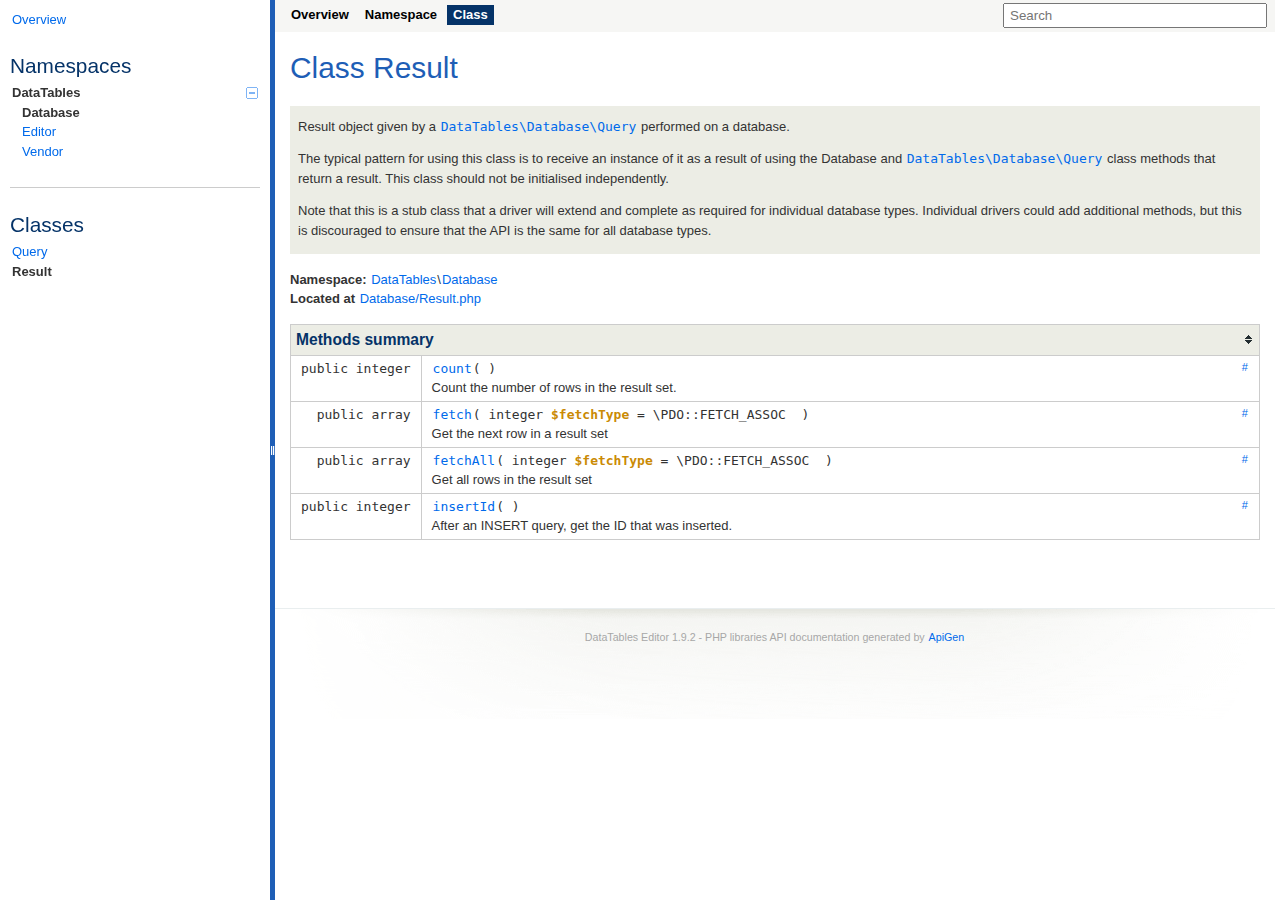
<file: lib/docs/class-DataTables.Database.Result.html>
<!DOCTYPE html>
<html>
<head>
	<meta charset="utf-8">

	<title>Class DataTables\Database\Result | DataTables Editor 1.9.2 - PHP libraries</title>

	<link rel="stylesheet" href="resources/style.css?e99947befd7bf673c6b43ff75e9e0f170c88a60e">

</head>

<body>
<div id="left">
	<div id="menu">
		<a href="index.html" title="Overview"><span>Overview</span></a>


		<div id="groups">
				<h3>Namespaces</h3>
			<ul>
				<li class="active">
					<a href="namespace-DataTables.html">
						DataTables<span></span>
					</a>

						<ul>
				<li class="active">
					<a href="namespace-DataTables.Database.html">
						Database					</a>

						</li>
				<li>
					<a href="namespace-DataTables.Editor.html">
						Editor					</a>

						</li>
				<li>
					<a href="namespace-DataTables.Vendor.html">
						Vendor					</a>

						</li>
							</ul></li>
			</ul>
		</div>

		<hr>


		<div id="elements">
			<h3>Classes</h3>
			<ul>
				<li><a href="class-DataTables.Database.Query.html">Query</a></li>
				<li class="active"><a href="class-DataTables.Database.Result.html">Result</a></li>
			</ul>





		</div>
	</div>
</div>

<div id="splitter"></div>

<div id="right">
<div id="rightInner">
	<form id="search">
		<input type="hidden" name="cx" value="">
		<input type="hidden" name="ie" value="UTF-8">
		<input type="text" name="q" class="text" placeholder="Search">
	</form>

	<div id="navigation">
		<ul>
			<li>
				<a href="index.html" title="Overview"><span>Overview</span></a>
			</li>
			<li>
				<a href="namespace-DataTables.Database.html" title="Summary of DataTables\Database"><span>Namespace</span></a>
			</li>
			<li class="active">
<span>Class</span>			</li>
		</ul>
		<ul>
		</ul>
		<ul>
		</ul>
	</div>

<div id="content" class="class">
	<h1>Class Result</h1>


	<div class="description">
	<p>Result object given by a <code><a href="class-DataTables.Database.Query.html">DataTables\Database\Query</a></code> performed on a database.</p>

<p>The typical pattern for using this class is to receive an instance of it as a
result of using the Database and <code><a href="class-DataTables.Database.Query.html">DataTables\Database\Query</a></code> class methods that
return a result. This class should not be initialised independently.</p>

<p>Note that this is a stub class that a driver will extend and complete as
required for individual database types. Individual drivers could add
additional methods, but this is discouraged to ensure that the API is the
same for all database types.</p>
	</div>









	<div class="info">
		
		
		<b>Namespace:</b> <a href="namespace-DataTables.html">DataTables</a>\<a href="namespace-DataTables.Database.html">Database</a><br>
		

			<b>Located at</b> <a href="source-class-DataTables.Database.Result.html#21-78" title="Go to source code">Database/Result.php</a>
		<br>
	</div>



	<table class="summary methods" id="methods">
	<caption>Methods summary</caption>
	<tr data-order="count" id="_count">

		<td class="attributes"><code>
			 public 

			integer
			
			</code>
		</td>

		<td class="name"><div>
		<a class="anchor" href="#_count">#</a>
		<code><a href="source-class-DataTables.Database.Result.html#38-45" title="Go to source code">count</a>( )</code>

		<div class="description short">
			<p>Count the number of rows in the result set.</p>
		</div>

		<div class="description detailed hidden">
			<p>Count the number of rows in the result set.</p>



				<h4>Returns</h4>
				<div class="list">
					integer
				</div>




		</div>
		</div></td>
	</tr>
	<tr data-order="fetch" id="_fetch">

		<td class="attributes"><code>
			 public 

			array
			
			</code>
		</td>

		<td class="name"><div>
		<a class="anchor" href="#_fetch">#</a>
		<code><a href="source-class-DataTables.Database.Result.html#48-56" title="Go to source code">fetch</a>( <span>integer <var>$fetchType</var> = \PDO::FETCH_ASSOC </span> )</code>

		<div class="description short">
			<p>Get the next row in a result set</p>
		</div>

		<div class="description detailed hidden">
			<p>Get the next row in a result set</p>


				<h4>Parameters</h4>
				<div class="list"><dl>
					<dt><var>$fetchType</var></dt>
					<dd>row fetch style - PDO::FETCH_ASSOC is the default</dd>
				</dl></div>

				<h4>Returns</h4>
				<div class="list">
					array
				</div>




		</div>
		</div></td>
	</tr>
	<tr data-order="fetchAll" id="_fetchAll">

		<td class="attributes"><code>
			 public 

			array
			
			</code>
		</td>

		<td class="name"><div>
		<a class="anchor" href="#_fetchAll">#</a>
		<code><a href="source-class-DataTables.Database.Result.html#59-67" title="Go to source code">fetchAll</a>( <span>integer <var>$fetchType</var> = \PDO::FETCH_ASSOC </span> )</code>

		<div class="description short">
			<p>Get all rows in the result set</p>
		</div>

		<div class="description detailed hidden">
			<p>Get all rows in the result set</p>


				<h4>Parameters</h4>
				<div class="list"><dl>
					<dt><var>$fetchType</var></dt>
					<dd>row fetch style - PDO::FETCH_ASSOC is the default</dd>
				</dl></div>

				<h4>Returns</h4>
				<div class="list">
					array
				</div>




		</div>
		</div></td>
	</tr>
	<tr data-order="insertId" id="_insertId">

		<td class="attributes"><code>
			 public 

			integer
			
			</code>
		</td>

		<td class="name"><div>
		<a class="anchor" href="#_insertId">#</a>
		<code><a href="source-class-DataTables.Database.Result.html#70-77" title="Go to source code">insertId</a>( )</code>

		<div class="description short">
			<p>After an INSERT query, get the ID that was inserted.</p>
		</div>

		<div class="description detailed hidden">
			<p>After an INSERT query, get the ID that was inserted.</p>



				<h4>Returns</h4>
				<div class="list">
					integer
				</div>




		</div>
		</div></td>
	</tr>
	</table>


















</div>

	<div id="footer">
		DataTables Editor 1.9.2 - PHP libraries API documentation generated by <a href="http://apigen.org">ApiGen</a>
	</div>
</div>
</div>
<script src="resources/combined.js"></script>
<script src="elementlist.js"></script>
</body>
</html>
</file>
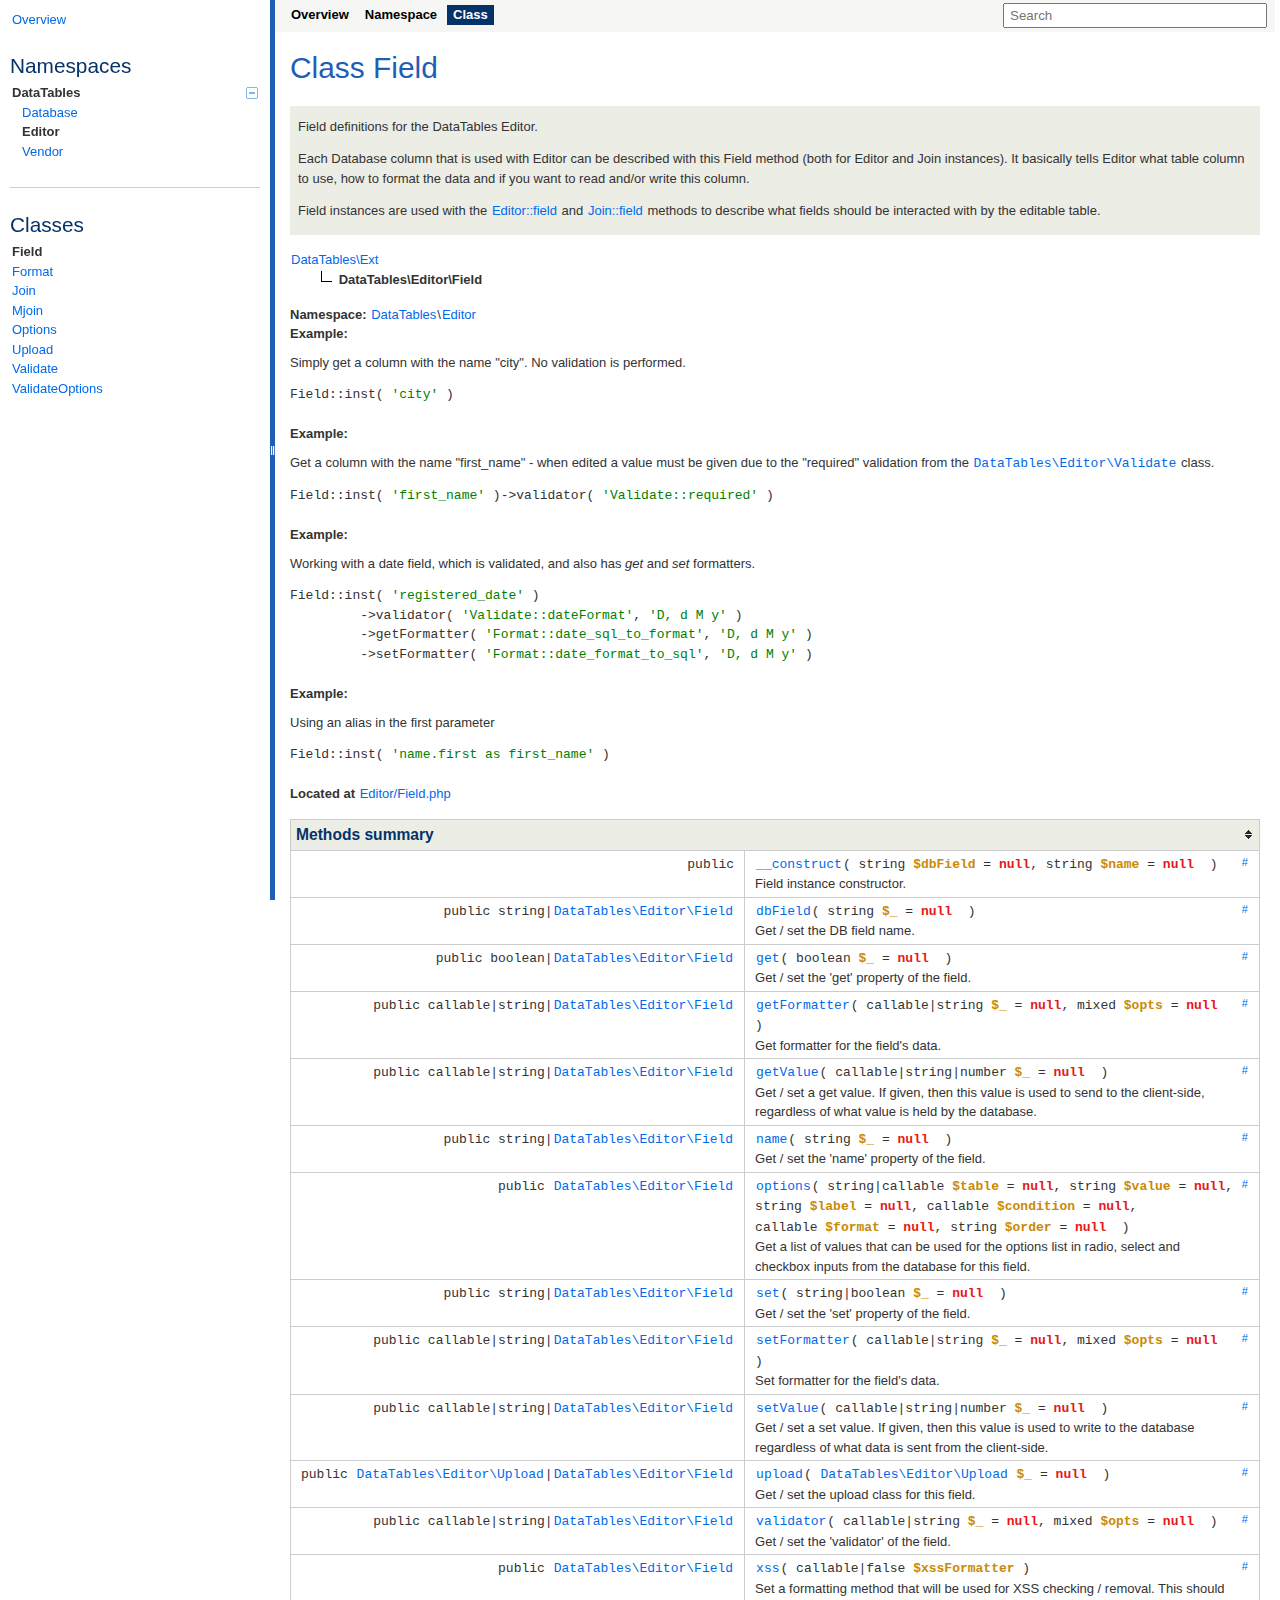
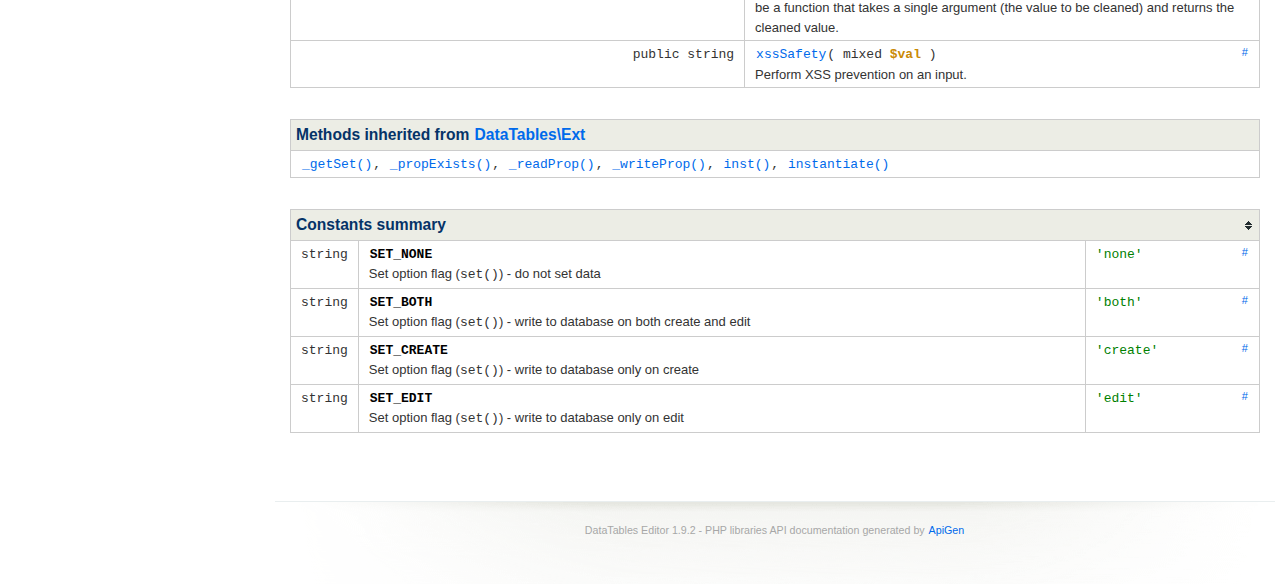
<file: lib/docs/class-DataTables.Editor.Field.html>
<!DOCTYPE html>
<html>
<head>
	<meta charset="utf-8">

	<title>Class DataTables\Editor\Field | DataTables Editor 1.9.2 - PHP libraries</title>

	<link rel="stylesheet" href="resources/style.css?e99947befd7bf673c6b43ff75e9e0f170c88a60e">

</head>

<body>
<div id="left">
	<div id="menu">
		<a href="index.html" title="Overview"><span>Overview</span></a>


		<div id="groups">
				<h3>Namespaces</h3>
			<ul>
				<li class="active">
					<a href="namespace-DataTables.html">
						DataTables<span></span>
					</a>

						<ul>
				<li>
					<a href="namespace-DataTables.Database.html">
						Database					</a>

						</li>
				<li class="active">
					<a href="namespace-DataTables.Editor.html">
						Editor					</a>

						</li>
				<li>
					<a href="namespace-DataTables.Vendor.html">
						Vendor					</a>

						</li>
							</ul></li>
			</ul>
		</div>

		<hr>


		<div id="elements">
			<h3>Classes</h3>
			<ul>
				<li class="active"><a href="class-DataTables.Editor.Field.html">Field</a></li>
				<li><a href="class-DataTables.Editor.Format.html">Format</a></li>
				<li><a href="class-DataTables.Editor.Join.html">Join</a></li>
				<li><a href="class-DataTables.Editor.Mjoin.html">Mjoin</a></li>
				<li><a href="class-DataTables.Editor.Options.html">Options</a></li>
				<li><a href="class-DataTables.Editor.Upload.html">Upload</a></li>
				<li><a href="class-DataTables.Editor.Validate.html">Validate</a></li>
				<li><a href="class-DataTables.Editor.ValidateOptions.html">ValidateOptions</a></li>
			</ul>





		</div>
	</div>
</div>

<div id="splitter"></div>

<div id="right">
<div id="rightInner">
	<form id="search">
		<input type="hidden" name="cx" value="">
		<input type="hidden" name="ie" value="UTF-8">
		<input type="text" name="q" class="text" placeholder="Search">
	</form>

	<div id="navigation">
		<ul>
			<li>
				<a href="index.html" title="Overview"><span>Overview</span></a>
			</li>
			<li>
				<a href="namespace-DataTables.Editor.html" title="Summary of DataTables\Editor"><span>Namespace</span></a>
			</li>
			<li class="active">
<span>Class</span>			</li>
		</ul>
		<ul>
		</ul>
		<ul>
		</ul>
	</div>

<div id="content" class="class">
	<h1>Class Field</h1>


	<div class="description">
	<p>Field definitions for the DataTables Editor.</p>

<p>Each Database column that is used with Editor can be described with this
Field method (both for Editor and Join instances). It basically tells
Editor what table column to use, how to format the data and if you want
to read and/or write this column.</p>

<p>Field instances are used with the <a href="Editor::field">Editor::field</a> and
<a href="Join::field">Join::field</a> methods to describe what fields should be interacted
with by the editable table.</p>
	</div>

	<dl class="tree">
		<dd style="padding-left:0px">
			<a href="class-DataTables.Ext.html"><span>DataTables\Ext</span></a>
			
			
			
		</dd>
		<dd style="padding-left:30px">
			<img src="resources/inherit.png" alt="Extended by">
<b><span>DataTables\Editor\Field</span></b>			
			
			
		</dd>
	</dl>








	<div class="info">
		
		
		<b>Namespace:</b> <a href="namespace-DataTables.html">DataTables</a>\<a href="namespace-DataTables.Editor.html">Editor</a><br>
		

				<b>Example:</b>
				<p>Simply get a column with the name "city". No validation is performed.</p>

<pre>Field::inst( <span class="php-quote">'city'</span> )</pre><br>
				<b>Example:</b>
				<p>Get a column with the name "first_name" - when edited a value must
   be given due to the "required" validation from the <code><a href="class-DataTables.Editor.Validate.html">DataTables\Editor\Validate</a></code> class.</p>

<pre>Field::inst( <span class="php-quote">'first_name'</span> )-&gt;validator( <span class="php-quote">'Validate::required'</span> )</pre><br>
				<b>Example:</b>
				<p>Working with a date field, which is validated, and also has <em>get</em> and
   <em>set</em> formatters.</p>

<pre>Field::inst( <span class="php-quote">'registered_date'</span> )
         -&gt;validator( <span class="php-quote">'Validate::dateFormat'</span>, <span class="php-quote">'D, d M y'</span> )
         -&gt;getFormatter( <span class="php-quote">'Format::date_sql_to_format'</span>, <span class="php-quote">'D, d M y'</span> )
         -&gt;setFormatter( <span class="php-quote">'Format::date_format_to_sql'</span>, <span class="php-quote">'D, d M y'</span> )</pre><br>
				<b>Example:</b>
				<p>Using an alias in the first parameter</p>

<pre>Field::inst( <span class="php-quote">'name.first as first_name'</span> )</pre><br>
			<b>Located at</b> <a href="source-class-DataTables.Editor.Field.html#23-838" title="Go to source code">Editor/Field.php</a>
		<br>
	</div>



	<table class="summary methods" id="methods">
	<caption>Methods summary</caption>
	<tr data-order="__construct" id="___construct">

		<td class="attributes"><code>
			 public 

			
			
			</code>
		</td>

		<td class="name"><div>
		<a class="anchor" href="#___construct">#</a>
		<code><a href="source-class-DataTables.Editor.Field.html#86-105" title="Go to source code">__construct</a>( <span>string <var>$dbField</var> = <span class="php-keyword1">null</span></span>, <span>string <var>$name</var> = <span class="php-keyword1">null</span> </span> )</code>

		<div class="description short">
			<p>Field instance constructor.</p>
		</div>

		<div class="description detailed hidden">
			<p>Field instance constructor.</p>


				<h4>Parameters</h4>
				<div class="list"><dl>
					<dt><var>$dbField</var></dt>
					<dd>Name of the database column</dd>
					<dt><var>$name</var></dt>
					<dd><p>Name to use in the JSON output from Editor and the
   HTTP submit from the client-side when editing. If not given then the
   $dbField name is used.</p></dd>
				</dl></div>





		</div>
		</div></td>
	</tr>
	<tr data-order="dbField" id="_dbField">

		<td class="attributes"><code>
			 public 

			string|<code><a href="class-DataTables.Editor.Field.html">DataTables\Editor\Field</a></code>
			
			</code>
		</td>

		<td class="name"><div>
		<a class="anchor" href="#_dbField">#</a>
		<code><a href="source-class-DataTables.Editor.Field.html#168-203" title="Go to source code">dbField</a>( <span>string <var>$_</var> = <span class="php-keyword1">null</span> </span> )</code>

		<div class="description short">
			<p>Get / set the DB field name.</p>
		</div>

		<div class="description detailed hidden">
			<p>Get / set the DB field name.</p>

<p>Note that when used as a setter, an alias can be given for the field
using the SQL <code>as</code> keyword - for example: <code>firstName as name</code>. In this
situation the dbField is set to the field name before the <code>as</code>, and the
field's name (<code>name()</code>) is set to the name after the <code>as</code>.</p>

<p>As a result of this, the following constructs have identical
functionality:
 Field::inst( 'firstName as name' ); Field::inst( 'firstName', 'name' );</p>


				<h4>Parameters</h4>
				<div class="list"><dl>
					<dt><var>$_</var></dt>
					<dd>Value to set if using as a setter.</dd>
				</dl></div>

				<h4>Returns</h4>
				<div class="list">
					string|<code><a href="class-DataTables.Editor.Field.html">DataTables\Editor\Field</a></code><br><p>The name of the db field if no parameter is given,
   or self if used as a setter.</p>
				</div>




		</div>
		</div></td>
	</tr>
	<tr data-order="get" id="_get">

		<td class="attributes"><code>
			 public 

			boolean|<code><a href="class-DataTables.Editor.Field.html">DataTables\Editor\Field</a></code>
			
			</code>
		</td>

		<td class="name"><div>
		<a class="anchor" href="#_get">#</a>
		<code><a href="source-class-DataTables.Editor.Field.html#206-218" title="Go to source code">get</a>( <span>boolean <var>$_</var> = <span class="php-keyword1">null</span> </span> )</code>

		<div class="description short">
			<p>Get / set the 'get' property of the field.</p>
		</div>

		<div class="description detailed hidden">
			<p>Get / set the 'get' property of the field.</p>

<p>A field can be marked as write only when setting the get property to false
here.</p>


				<h4>Parameters</h4>
				<div class="list"><dl>
					<dt><var>$_</var></dt>
					<dd>Value to set if using as a setter.</dd>
				</dl></div>

				<h4>Returns</h4>
				<div class="list">
					boolean|<code><a href="class-DataTables.Editor.Field.html">DataTables\Editor\Field</a></code><br><p>The get property if no parameter is given, or self
   if used as a setter.</p>
				</div>




		</div>
		</div></td>
	</tr>
	<tr data-order="getFormatter" id="_getFormatter">

		<td class="attributes"><code>
			 public 

			callable|string|<code><a href="class-DataTables.Editor.Field.html">DataTables\Editor\Field</a></code>
			
			</code>
		</td>

		<td class="name"><div>
		<a class="anchor" href="#_getFormatter">#</a>
		<code><a href="source-class-DataTables.Editor.Field.html#221-247" title="Go to source code">getFormatter</a>( <span>callable|string <var>$_</var> = <span class="php-keyword1">null</span></span>, <span>mixed <var>$opts</var> = <span class="php-keyword1">null</span> </span> )</code>

		<div class="description short">
			<p>Get formatter for the field's data.</p>
		</div>

		<div class="description detailed hidden">
			<p>Get formatter for the field's data.</p>

<p>When the data has been retrieved from the server, it can be passed through
a formatter here, which will manipulate (format) the data as required. This
can be useful when, for example, working with dates and a particular format
is required on the client-side.</p>

<p>Editor has a number of formatters available with the <code><a href="class-DataTables.Editor.Format.html">DataTables\Editor\Format</a></code> class
which can be used directly with this method.</p>


				<h4>Parameters</h4>
				<div class="list"><dl>
					<dt><var>$_</var></dt>
					<dd><p>Value to set if using as a setter. Can be given as
   a closure function or a string with a reference to a function that will
   be called with call_user_func().</p></dd>
					<dt><var>$opts</var></dt>
					<dd><p>Variable that is passed through to the get formatting
   function - can be useful for passing through extra information such as
   date formatting string, or a required flag. The actual options available
   depend upon the formatter used.</p></dd>
				</dl></div>

				<h4>Returns</h4>
				<div class="list">
					callable|string|<code><a href="class-DataTables.Editor.Field.html">DataTables\Editor\Field</a></code><br><p>The get formatter if no parameter is given, or
   self if used as a setter.</p>
				</div>




		</div>
		</div></td>
	</tr>
	<tr data-order="getValue" id="_getValue">

		<td class="attributes"><code>
			 public 

			callable|string|<code><a href="class-DataTables.Editor.Field.html">DataTables\Editor\Field</a></code>
			
			</code>
		</td>

		<td class="name"><div>
		<a class="anchor" href="#_getValue">#</a>
		<code><a href="source-class-DataTables.Editor.Field.html#250-262" title="Go to source code">getValue</a>( <span>callable|string|number <var>$_</var> = <span class="php-keyword1">null</span> </span> )</code>

		<div class="description short">
			<p>Get / set a get value. If given, then this value is used to send to the
client-side, regardless of what value is held by the database.</p>
		</div>

		<div class="description detailed hidden">
			<p>Get / set a get value. If given, then this value is used to send to the
client-side, regardless of what value is held by the database.</p>


				<h4>Parameters</h4>
				<div class="list"><dl>
					<dt><var>$_</var></dt>
					<dd><p>Value to set, or no value to use as a
    getter</p></dd>
				</dl></div>

				<h4>Returns</h4>
				<div class="list">
					callable|string|<code><a href="class-DataTables.Editor.Field.html">DataTables\Editor\Field</a></code><br><p>Value if used as a getter, or self if used
    as a setter.</p>
				</div>




		</div>
		</div></td>
	</tr>
	<tr data-order="name" id="_name">

		<td class="attributes"><code>
			 public 

			string|<code><a href="class-DataTables.Editor.Field.html">DataTables\Editor\Field</a></code>
			
			</code>
		</td>

		<td class="name"><div>
		<a class="anchor" href="#_name">#</a>
		<code><a href="source-class-DataTables.Editor.Field.html#265-279" title="Go to source code">name</a>( <span>string <var>$_</var> = <span class="php-keyword1">null</span> </span> )</code>

		<div class="description short">
			<p>Get / set the 'name' property of the field.</p>
		</div>

		<div class="description detailed hidden">
			<p>Get / set the 'name' property of the field.</p>

<p>The name is typically the same as the dbField name, since it makes things
less confusing(!), but it is possible to set a different name for the data
which is used in the JSON returned to DataTables in a 'get' operation and
the field name used in a 'set' operation.</p>


				<h4>Parameters</h4>
				<div class="list"><dl>
					<dt><var>$_</var></dt>
					<dd>Value to set if using as a setter.</dd>
				</dl></div>

				<h4>Returns</h4>
				<div class="list">
					string|<code><a href="class-DataTables.Editor.Field.html">DataTables\Editor\Field</a></code><br><p>The name property if no parameter is given, or self
   if used as a setter.</p>
				</div>




		</div>
		</div></td>
	</tr>
	<tr data-order="options" id="_options">

		<td class="attributes"><code>
			 public 

			<code><a href="class-DataTables.Editor.Field.html">DataTables\Editor\Field</a></code>
			
			</code>
		</td>

		<td class="name"><div>
		<a class="anchor" href="#_options">#</a>
		<code><a href="source-class-DataTables.Editor.Field.html#282-340" title="Go to source code">options</a>( <span>string|callable <var>$table</var> = <span class="php-keyword1">null</span></span>, <span>string <var>$value</var> = <span class="php-keyword1">null</span></span>, <span>string <var>$label</var> = <span class="php-keyword1">null</span></span>, <span>callable <var>$condition</var> = <span class="php-keyword1">null</span></span>, <span>callable <var>$format</var> = <span class="php-keyword1">null</span></span>, <span>string <var>$order</var> = <span class="php-keyword1">null</span> </span> )</code>

		<div class="description short">
			<p>Get a list of values that can be used for the options list in radio,
select and checkbox inputs from the database for this field.</p>
		</div>

		<div class="description detailed hidden">
			<p>Get a list of values that can be used for the options list in radio,
select and checkbox inputs from the database for this field.</p>

<p>Note that this is for simple 'label / value' pairs only. For more complex
data, including pairs that require joins and where conditions, use a
closure to provide a query</p>


				<h4>Parameters</h4>
				<div class="list"><dl>
					<dt><var>$table</var></dt>
					<dd><p>Database table name to use to get the
    paired data from, or a closure function if providing a method</p></dd>
					<dt><var>$value</var></dt>
					<dd><p>Table column name that contains the pair's
    value. Not used if the first parameter is given as a closure</p></dd>
					<dt><var>$label</var></dt>
					<dd><p>Table column name that contains the pair's
    label. Not used if the first parameter is given as a closure</p></dd>
					<dt><var>$condition</var></dt>
					<dd><p>Function that will add <code>where</code>
    conditions to the query</p></dd>
					<dt><var>$format</var></dt>
					<dd>Function will render each label</dd>
					<dt><var>$order</var></dt>
					<dd>SQL ordering</dd>
				</dl></div>

				<h4>Returns</h4>
				<div class="list">
					<code><a href="class-DataTables.Editor.Field.html">DataTables\Editor\Field</a></code><br>Self for chaining
				</div>




		</div>
		</div></td>
	</tr>
	<tr data-order="set" id="_set">

		<td class="attributes"><code>
			 public 

			string|<code><a href="class-DataTables.Editor.Field.html">DataTables\Editor\Field</a></code>
			
			</code>
		</td>

		<td class="name"><div>
		<a class="anchor" href="#_set">#</a>
		<code><a href="source-class-DataTables.Editor.Field.html#343-373" title="Go to source code">set</a>( <span>string|boolean <var>$_</var> = <span class="php-keyword1">null</span> </span> )</code>

		<div class="description short">
			<p>Get / set the 'set' property of the field.</p>
		</div>

		<div class="description detailed hidden">
			<p>Get / set the 'set' property of the field.</p>

<p>A field can be marked as read only using this option, to be set only
during an create or edit action or to be set during both actions. This
provides the ability to have fields that are only set when a new row is
created (for example a "created" time stamp).</p>


				<h4>Parameters</h4>
				<div class="list"><dl>
					<dt><var>$_</var></dt>
					<dd><p>Value to set when the method is being used as a
   setter (leave as undefined to use as a getter). This can take the
   value of:</p>

<ul>
<li><code>true</code>              - Same as <code>Field::SET_BOTH</code></li>
<li><code>false</code>             - Same as <code>Field::SET_NONE</code></li>
<li><code>Field::SET_BOTH</code>   - Set the database value on both create and edit commands</li>
<li><code>Field::SET_NONE</code>   - Never set the database value</li>
<li><code>Field::SET_CREATE</code> - Set the database value only on create</li>
<li><code>Field::SET_EDIT</code>   - Set the database value only on edit</li>
</ul></dd>
				</dl></div>

				<h4>Returns</h4>
				<div class="list">
					string|<code><a href="class-DataTables.Editor.Field.html">DataTables\Editor\Field</a></code><br><p>The set property if no parameter is given, or self
   if used as a setter.</p>
				</div>




		</div>
		</div></td>
	</tr>
	<tr data-order="setFormatter" id="_setFormatter">

		<td class="attributes"><code>
			 public 

			callable|string|<code><a href="class-DataTables.Editor.Field.html">DataTables\Editor\Field</a></code>
			
			</code>
		</td>

		<td class="name"><div>
		<a class="anchor" href="#_setFormatter">#</a>
		<code><a href="source-class-DataTables.Editor.Field.html#376-402" title="Go to source code">setFormatter</a>( <span>callable|string <var>$_</var> = <span class="php-keyword1">null</span></span>, <span>mixed <var>$opts</var> = <span class="php-keyword1">null</span> </span> )</code>

		<div class="description short">
			<p>Set formatter for the field's data.</p>
		</div>

		<div class="description detailed hidden">
			<p>Set formatter for the field's data.</p>

<p>When the data has been retrieved from the server, it can be passed through
a formatter here, which will manipulate (format) the data as required. This
can be useful when, for example, working with dates and a particular format
is required on the client-side.</p>

<p>Editor has a number of formatters available with the <code><a href="class-DataTables.Editor.Format.html">DataTables\Editor\Format</a></code> class
which can be used directly with this method.</p>


				<h4>Parameters</h4>
				<div class="list"><dl>
					<dt><var>$_</var></dt>
					<dd><p>Value to set if using as a setter. Can be given as
   a closure function or a string with a reference to a function that will
   be called with call_user_func().</p></dd>
					<dt><var>$opts</var></dt>
					<dd><p>Variable that is passed through to the get formatting
   function - can be useful for passing through extra information such as
   date formatting string, or a required flag. The actual options available
   depend upon the formatter used.</p></dd>
				</dl></div>

				<h4>Returns</h4>
				<div class="list">
					callable|string|<code><a href="class-DataTables.Editor.Field.html">DataTables\Editor\Field</a></code><br><p>The set formatter if no parameter is given, or
   self if used as a setter.</p>
				</div>




		</div>
		</div></td>
	</tr>
	<tr data-order="setValue" id="_setValue">

		<td class="attributes"><code>
			 public 

			callable|string|<code><a href="class-DataTables.Editor.Field.html">DataTables\Editor\Field</a></code>
			
			</code>
		</td>

		<td class="name"><div>
		<a class="anchor" href="#_setValue">#</a>
		<code><a href="source-class-DataTables.Editor.Field.html#405-417" title="Go to source code">setValue</a>( <span>callable|string|number <var>$_</var> = <span class="php-keyword1">null</span> </span> )</code>

		<div class="description short">
			<p>Get / set a set value. If given, then this value is used to write to the
database regardless of what data is sent from the client-side.</p>
		</div>

		<div class="description detailed hidden">
			<p>Get / set a set value. If given, then this value is used to write to the
database regardless of what data is sent from the client-side.</p>


				<h4>Parameters</h4>
				<div class="list"><dl>
					<dt><var>$_</var></dt>
					<dd><p>Value to set, or no value to use as a
    getter</p></dd>
				</dl></div>

				<h4>Returns</h4>
				<div class="list">
					callable|string|<code><a href="class-DataTables.Editor.Field.html">DataTables\Editor\Field</a></code><br><p>Value if used as a getter, or self if used
    as a setter.</p>
				</div>




		</div>
		</div></td>
	</tr>
	<tr data-order="upload" id="_upload">

		<td class="attributes"><code>
			 public 

			<code><a href="class-DataTables.Editor.Upload.html">DataTables\Editor\Upload</a></code>|<code><a href="class-DataTables.Editor.Field.html">DataTables\Editor\Field</a></code>
			
			</code>
		</td>

		<td class="name"><div>
		<a class="anchor" href="#_upload">#</a>
		<code><a href="source-class-DataTables.Editor.Field.html#420-429" title="Go to source code">upload</a>( <span><code><a href="class-DataTables.Editor.Upload.html">DataTables\Editor\Upload</a></code> <var>$_</var> = <span class="php-keyword1">null</span> </span> )</code>

		<div class="description short">
			<p>Get / set the upload class for this field.</p>
		</div>

		<div class="description detailed hidden">
			<p>Get / set the upload class for this field.</p>


				<h4>Parameters</h4>
				<div class="list"><dl>
					<dt><var>$_</var></dt>
					<dd>Upload class if used as a setter</dd>
				</dl></div>

				<h4>Returns</h4>
				<div class="list">
					<code><a href="class-DataTables.Editor.Upload.html">DataTables\Editor\Upload</a></code>|<code><a href="class-DataTables.Editor.Field.html">DataTables\Editor\Field</a></code><br><p>Value if used as a getter, or self if used
    as a setter.</p>
				</div>




		</div>
		</div></td>
	</tr>
	<tr data-order="validator" id="_validator">

		<td class="attributes"><code>
			 public 

			callable|string|<code><a href="class-DataTables.Editor.Field.html">DataTables\Editor\Field</a></code>
			
			</code>
		</td>

		<td class="name"><div>
		<a class="anchor" href="#_validator">#</a>
		<code><a href="source-class-DataTables.Editor.Field.html#432-467" title="Go to source code">validator</a>( <span>callable|string <var>$_</var> = <span class="php-keyword1">null</span></span>, <span>mixed <var>$opts</var> = <span class="php-keyword1">null</span> </span> )</code>

		<div class="description short">
			<p>Get / set the 'validator' of the field.</p>
		</div>

		<div class="description detailed hidden">
			<p>Get / set the 'validator' of the field.</p>

<p>The validator can be used to check if any abstract piece of data is valid
or not according to the given rules of the validation function used.</p>

<p>Multiple validation options can be applied to a field instance by calling
this method multiple times. For example, it would be possible to have a
'required' validation and a 'maxLength' validation with multiple calls.</p>

<p>Editor has a number of validation available with the <code><a href="class-DataTables.Editor.Validate.html">DataTables\Editor\Validate</a></code> class
which can be used directly with this method.</p>


				<h4>Parameters</h4>
				<div class="list"><dl>
					<dt><var>$_</var></dt>
					<dd><p>Value to set if using as the validation method.
   Can be given as a closure function or a string with a reference to a
   function that will be called with call_user_func().</p></dd>
					<dt><var>$opts</var></dt>
					<dd><p>Variable that is passed through to the validation
   function - can be useful for passing through extra information such as
   date formatting string, or a required flag. The actual options available
   depend upon the validation function used.</p></dd>
				</dl></div>

				<h4>Returns</h4>
				<div class="list">
					callable|string|<code><a href="class-DataTables.Editor.Field.html">DataTables\Editor\Field</a></code><br><p>The validation method if no parameter is given,
   or self if used as a setter.</p>
				</div>




		</div>
		</div></td>
	</tr>
	<tr data-order="xss" id="_xss">

		<td class="attributes"><code>
			 public 

			<code><a href="class-DataTables.Editor.Field.html">DataTables\Editor\Field</a></code>
			
			</code>
		</td>

		<td class="name"><div>
		<a class="anchor" href="#_xss">#</a>
		<code><a href="source-class-DataTables.Editor.Field.html#470-499" title="Go to source code">xss</a>( <span>callable|false <var>$xssFormatter</var></span> )</code>

		<div class="description short">
			<p>Set a formatting method that will be used for XSS checking / removal.
This should be a function that takes a single argument (the value to be
cleaned) and returns the cleaned value.</p>
		</div>

		<div class="description detailed hidden">
			<p>Set a formatting method that will be used for XSS checking / removal.
This should be a function that takes a single argument (the value to be
cleaned) and returns the cleaned value.</p>

<p>Editor will use HtmLawed by default for this operation, which is built
into the software and no additional configuration is required, but a
custom function can be used if you wish to use a different formatter such
as HTMLPurifier.</p>

<p>If you wish to disable this option (which you would only do if you are
absolutely confident that your validation will pick up on any XSS inputs)
simply provide a closure function that returns the value given to the
function. This is <em>not</em> recommended.</p>


				<h4>Parameters</h4>
				<div class="list"><dl>
					<dt><var>$xssFormatter</var></dt>
					<dd><p>XSS cleaner function, use <code>false</code> or
  <code>null</code> to disable XSS cleaning.</p></dd>
				</dl></div>

				<h4>Returns</h4>
				<div class="list">
					<code><a href="class-DataTables.Editor.Field.html">DataTables\Editor\Field</a></code><br>Self for chaining.
				</div>




		</div>
		</div></td>
	</tr>
	<tr data-order="xssSafety" id="_xssSafety">

		<td class="attributes"><code>
			 public 

			string
			
			</code>
		</td>

		<td class="name"><div>
		<a class="anchor" href="#_xssSafety">#</a>
		<code><a href="source-class-DataTables.Editor.Field.html#717-741" title="Go to source code">xssSafety</a>( <span>mixed <var>$val</var></span> )</code>

		<div class="description short">
			<p>Perform XSS prevention on an input.</p>
		</div>

		<div class="description detailed hidden">
			<p>Perform XSS prevention on an input.</p>


				<h4>Parameters</h4>
				<div class="list"><dl>
					<dt><var>$val</var></dt>
					<dd>Value to be escaped</dd>
				</dl></div>

				<h4>Returns</h4>
				<div class="list">
					string<br>Safe value
				</div>




		</div>
		</div></td>
	</tr>
	</table>

	<table class="summary inherited">
	<caption>Methods inherited from <a href="class-DataTables.Ext.html#methods">DataTables\Ext</a></caption>
	<tr>
		<td><code>
			<a href="class-DataTables.Ext.html#__getSet">_getSet()</a>, 
			<a href="class-DataTables.Ext.html#__propExists">_propExists()</a>, 
			<a href="class-DataTables.Ext.html#__readProp">_readProp()</a>, 
			<a href="class-DataTables.Ext.html#__writeProp">_writeProp()</a>, 
			<a href="class-DataTables.Ext.html#_inst">inst()</a>, 
			<a href="class-DataTables.Ext.html#_instantiate">instantiate()</a>
		</code></td>
	</tr>
	</table>







	<table class="summary constants" id="constants">
	<caption>Constants summary</caption>
	<tr data-order="SET_NONE" id="SET_NONE">

		<td class="attributes"><code>string</code></td>
		<td class="name">
			<code>
				<a href="source-class-DataTables.Editor.Field.html#69-70" title="Go to source code"><b>SET_NONE</b></a>
			</code>

			<div class="description short">
				<p>Set option flag (<code>set()</code>) - do not set data</p>
			</div>

			<div class="description detailed hidden">
				<p>Set option flag (<code>set()</code>) - do not set data</p>

			</div>
		</td>
		<td class="value">
			<div>
				<a href="#SET_NONE" class="anchor">#</a>
				<code><span class="php-quote">'none'</span></code>
			</div>
		</td>
	</tr>
	<tr data-order="SET_BOTH" id="SET_BOTH">

		<td class="attributes"><code>string</code></td>
		<td class="name">
			<code>
				<a href="source-class-DataTables.Editor.Field.html#72-73" title="Go to source code"><b>SET_BOTH</b></a>
			</code>

			<div class="description short">
				<p>Set option flag (<code>set()</code>) - write to database on both create and edit</p>
			</div>

			<div class="description detailed hidden">
				<p>Set option flag (<code>set()</code>) - write to database on both create and edit</p>

			</div>
		</td>
		<td class="value">
			<div>
				<a href="#SET_BOTH" class="anchor">#</a>
				<code><span class="php-quote">'both'</span></code>
			</div>
		</td>
	</tr>
	<tr data-order="SET_CREATE" id="SET_CREATE">

		<td class="attributes"><code>string</code></td>
		<td class="name">
			<code>
				<a href="source-class-DataTables.Editor.Field.html#75-76" title="Go to source code"><b>SET_CREATE</b></a>
			</code>

			<div class="description short">
				<p>Set option flag (<code>set()</code>) - write to database only on create</p>
			</div>

			<div class="description detailed hidden">
				<p>Set option flag (<code>set()</code>) - write to database only on create</p>

			</div>
		</td>
		<td class="value">
			<div>
				<a href="#SET_CREATE" class="anchor">#</a>
				<code><span class="php-quote">'create'</span></code>
			</div>
		</td>
	</tr>
	<tr data-order="SET_EDIT" id="SET_EDIT">

		<td class="attributes"><code>string</code></td>
		<td class="name">
			<code>
				<a href="source-class-DataTables.Editor.Field.html#78-79" title="Go to source code"><b>SET_EDIT</b></a>
			</code>

			<div class="description short">
				<p>Set option flag (<code>set()</code>) - write to database only on edit</p>
			</div>

			<div class="description detailed hidden">
				<p>Set option flag (<code>set()</code>) - write to database only on edit</p>

			</div>
		</td>
		<td class="value">
			<div>
				<a href="#SET_EDIT" class="anchor">#</a>
				<code><span class="php-quote">'edit'</span></code>
			</div>
		</td>
	</tr>
	</table>










</div>

	<div id="footer">
		DataTables Editor 1.9.2 - PHP libraries API documentation generated by <a href="http://apigen.org">ApiGen</a>
	</div>
</div>
</div>
<script src="resources/combined.js"></script>
<script src="elementlist.js"></script>
</body>
</html>
</file>
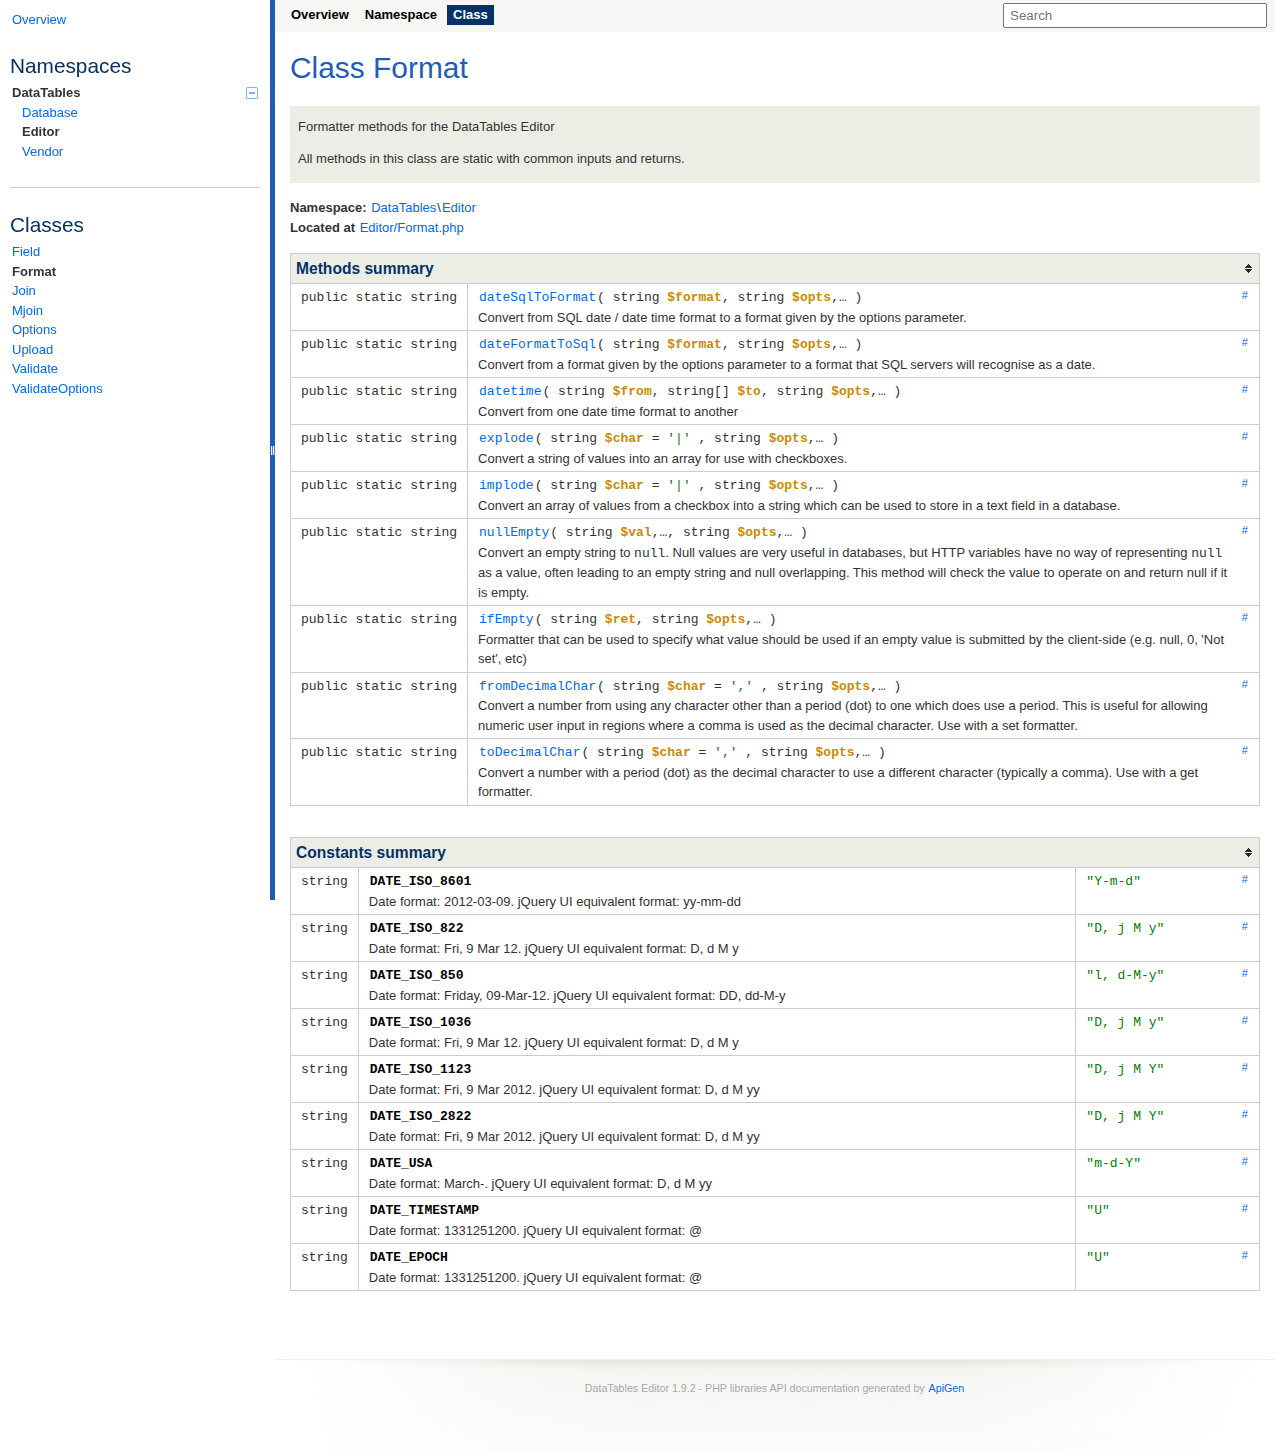
<file: lib/docs/class-DataTables.Editor.Format.html>
<!DOCTYPE html>
<html>
<head>
	<meta charset="utf-8">

	<title>Class DataTables\Editor\Format | DataTables Editor 1.9.2 - PHP libraries</title>

	<link rel="stylesheet" href="resources/style.css?e99947befd7bf673c6b43ff75e9e0f170c88a60e">

</head>

<body>
<div id="left">
	<div id="menu">
		<a href="index.html" title="Overview"><span>Overview</span></a>


		<div id="groups">
				<h3>Namespaces</h3>
			<ul>
				<li class="active">
					<a href="namespace-DataTables.html">
						DataTables<span></span>
					</a>

						<ul>
				<li>
					<a href="namespace-DataTables.Database.html">
						Database					</a>

						</li>
				<li class="active">
					<a href="namespace-DataTables.Editor.html">
						Editor					</a>

						</li>
				<li>
					<a href="namespace-DataTables.Vendor.html">
						Vendor					</a>

						</li>
							</ul></li>
			</ul>
		</div>

		<hr>


		<div id="elements">
			<h3>Classes</h3>
			<ul>
				<li><a href="class-DataTables.Editor.Field.html">Field</a></li>
				<li class="active"><a href="class-DataTables.Editor.Format.html">Format</a></li>
				<li><a href="class-DataTables.Editor.Join.html">Join</a></li>
				<li><a href="class-DataTables.Editor.Mjoin.html">Mjoin</a></li>
				<li><a href="class-DataTables.Editor.Options.html">Options</a></li>
				<li><a href="class-DataTables.Editor.Upload.html">Upload</a></li>
				<li><a href="class-DataTables.Editor.Validate.html">Validate</a></li>
				<li><a href="class-DataTables.Editor.ValidateOptions.html">ValidateOptions</a></li>
			</ul>





		</div>
	</div>
</div>

<div id="splitter"></div>

<div id="right">
<div id="rightInner">
	<form id="search">
		<input type="hidden" name="cx" value="">
		<input type="hidden" name="ie" value="UTF-8">
		<input type="text" name="q" class="text" placeholder="Search">
	</form>

	<div id="navigation">
		<ul>
			<li>
				<a href="index.html" title="Overview"><span>Overview</span></a>
			</li>
			<li>
				<a href="namespace-DataTables.Editor.html" title="Summary of DataTables\Editor"><span>Namespace</span></a>
			</li>
			<li class="active">
<span>Class</span>			</li>
		</ul>
		<ul>
		</ul>
		<ul>
		</ul>
	</div>

<div id="content" class="class">
	<h1>Class Format</h1>


	<div class="description">
	<p>Formatter methods for the DataTables Editor</p>

<p>All methods in this class are static with common inputs and returns.</p>
	</div>









	<div class="info">
		
		
		<b>Namespace:</b> <a href="namespace-DataTables.html">DataTables</a>\<a href="namespace-DataTables.Editor.html">Editor</a><br>
		

			<b>Located at</b> <a href="source-class-DataTables.Editor.Format.html#17-329" title="Go to source code">Editor/Format.php</a>
		<br>
	</div>



	<table class="summary methods" id="methods">
	<caption>Methods summary</caption>
	<tr data-order="dateSqlToFormat" id="_dateSqlToFormat">

		<td class="attributes"><code>
			 public static

			string
			
			</code>
		</td>

		<td class="name"><div>
		<a class="anchor" href="#_dateSqlToFormat">#</a>
		<code><a href="source-class-DataTables.Editor.Format.html#51-74" title="Go to source code">dateSqlToFormat</a>( <span>string <var>$format</var></span>, <span>string <var>$opts</var>,…</span> )</code>

		<div class="description short">
			<p>Convert from SQL date / date time format to a format given by the options
parameter.</p>
		</div>

		<div class="description detailed hidden">
			<p>Convert from SQL date / date time format to a format given by the options
parameter.</p>

<p>Typical use of this method is to use it with the
<a href="Field::getFormatter">Field::getFormatter</a> and <a href="Field::setFormatter">Field::setFormatter</a> methods of
<code><a href="class-DataTables.Editor.Field.html">DataTables\Editor\Field</a></code> where the parameters required for this method will be
automatically satisfied.</p>


				<h4>Parameters</h4>
				<div class="list"><dl>
					<dt><var>$format</var></dt>
					<dd>$val Value to convert from MySQL date format</dd>
					<dt><var>$opts</var>,…</dt>
					<dd>Format to convert to using PHP date() options.</dd>
				</dl></div>

				<h4>Returns</h4>
				<div class="list">
					string<br>Formatted date or empty string on error.
				</div>




		</div>
		</div></td>
	</tr>
	<tr data-order="dateFormatToSql" id="_dateFormatToSql">

		<td class="attributes"><code>
			 public static

			string
			
			</code>
		</td>

		<td class="name"><div>
		<a class="anchor" href="#_dateFormatToSql">#</a>
		<code><a href="source-class-DataTables.Editor.Format.html#77-106" title="Go to source code">dateFormatToSql</a>( <span>string <var>$format</var></span>, <span>string <var>$opts</var>,…</span> )</code>

		<div class="description short">
			<p>Convert from a format given by the options parameter to a format that
SQL servers will recognise as a date.</p>
		</div>

		<div class="description detailed hidden">
			<p>Convert from a format given by the options parameter to a format that
SQL servers will recognise as a date.</p>

<p>Typical use of this method is to use it with the
<a href="Field::getFormatter">Field::getFormatter</a> and <a href="Field::setFormatter">Field::setFormatter</a> methods of
<code><a href="class-DataTables.Editor.Field.html">DataTables\Editor\Field</a></code> where the parameters required for this method will be
automatically satisfied.</p>


				<h4>Parameters</h4>
				<div class="list"><dl>
					<dt><var>$format</var></dt>
					<dd>$val Value to convert to SQL date format</dd>
					<dt><var>$opts</var>,…</dt>
					<dd>Format to convert from using PHP date() options.</dd>
				</dl></div>

				<h4>Returns</h4>
				<div class="list">
					string<br>Formatted date or null on error.
				</div>




		</div>
		</div></td>
	</tr>
	<tr data-order="datetime" id="_datetime">

		<td class="attributes"><code>
			 public static

			string
			
			</code>
		</td>

		<td class="name"><div>
		<a class="anchor" href="#_datetime">#</a>
		<code><a href="source-class-DataTables.Editor.Format.html#109-136" title="Go to source code">datetime</a>( <span>string <var>$from</var></span>, <span>string[] <var>$to</var></span>, <span>string <var>$opts</var>,…</span> )</code>

		<div class="description short">
			<p>Convert from one date time format to another</p>
		</div>

		<div class="description detailed hidden">
			<p>Convert from one date time format to another</p>

<p>Typical use of this method is to use it with the
<a href="Field::getFormatter">Field::getFormatter</a> and <a href="Field::setFormatter">Field::setFormatter</a> methods of
<code><a href="class-DataTables.Editor.Field.html">DataTables\Editor\Field</a></code> where the parameters required for this method will be
automatically satisfied.</p>


				<h4>Parameters</h4>
				<div class="list"><dl>
					<dt><var>$from</var></dt>
					<dd>$val Value to convert</dd>
					<dt><var>$to</var></dt>
					<dd>$data Data for the whole row / submitted data</dd>
					<dt><var>$opts</var>,…</dt>
					<dd><p>Array with <code>from</code> and <code>to</code> properties which are the
    formats to convert from and to</p></dd>
				</dl></div>

				<h4>Returns</h4>
				<div class="list">
					string<br>Formatted date or null on error.
				</div>




		</div>
		</div></td>
	</tr>
	<tr data-order="explode" id="_explode">

		<td class="attributes"><code>
			 public static

			string
			
			</code>
		</td>

		<td class="name"><div>
		<a class="anchor" href="#_explode">#</a>
		<code><a href="source-class-DataTables.Editor.Format.html#139-150" title="Go to source code">explode</a>( <span>string <var>$char</var> = <span class="php-quote">'|'</span> </span>, <span>string <var>$opts</var>,…</span> )</code>

		<div class="description short">
			<p>Convert a string of values into an array for use with checkboxes.</p>
		</div>

		<div class="description detailed hidden">
			<p>Convert a string of values into an array for use with checkboxes.</p>


				<h4>Parameters</h4>
				<div class="list"><dl>
					<dt><var>$char</var></dt>
					<dd>$val Value to convert to from a string to an array</dd>
					<dt><var>$opts</var>,…</dt>
					<dd>Field delimiter</dd>
				</dl></div>

				<h4>Returns</h4>
				<div class="list">
					string<br>Formatted value or null on error.
				</div>




		</div>
		</div></td>
	</tr>
	<tr data-order="implode" id="_implode">

		<td class="attributes"><code>
			 public static

			string
			
			</code>
		</td>

		<td class="name"><div>
		<a class="anchor" href="#_implode">#</a>
		<code><a href="source-class-DataTables.Editor.Format.html#153-165" title="Go to source code">implode</a>( <span>string <var>$char</var> = <span class="php-quote">'|'</span> </span>, <span>string <var>$opts</var>,…</span> )</code>

		<div class="description short">
			<p>Convert an array of values from a checkbox into a string which can be
used to store in a text field in a database.</p>
		</div>

		<div class="description detailed hidden">
			<p>Convert an array of values from a checkbox into a string which can be
used to store in a text field in a database.</p>


				<h4>Parameters</h4>
				<div class="list"><dl>
					<dt><var>$char</var></dt>
					<dd>$val Value to convert to from an array to a string</dd>
					<dt><var>$opts</var>,…</dt>
					<dd>Field delimiter</dd>
				</dl></div>

				<h4>Returns</h4>
				<div class="list">
					string<br>Formatted value or null on error.
				</div>




		</div>
		</div></td>
	</tr>
	<tr data-order="nullEmpty" id="_nullEmpty">

		<td class="attributes"><code>
			 public static

			string
			
			</code>
		</td>

		<td class="name"><div>
		<a class="anchor" href="#_nullEmpty">#</a>
		<code><a href="source-class-DataTables.Editor.Format.html#168-181" title="Go to source code">nullEmpty</a>( <span>string <var>$val</var>,…</span>, <span>string <var>$opts</var>,…</span> )</code>

		<div class="description short">
			<p>Convert an empty string to <code>null</code>. Null values are very useful in
databases, but HTTP variables have no way of representing <code>null</code> as a
value, often leading to an empty string and null overlapping. This method
will check the value to operate on and return null if it is empty.</p>
		</div>

		<div class="description detailed hidden">
			<p>Convert an empty string to <code>null</code>. Null values are very useful in
databases, but HTTP variables have no way of representing <code>null</code> as a
value, often leading to an empty string and null overlapping. This method
will check the value to operate on and return null if it is empty.</p>


				<h4>Parameters</h4>
				<div class="list"><dl>
					<dt><var>$val</var>,…</dt>
					<dd>Value to convert to from a string to an array</dd>
					<dt><var>$opts</var>,…</dt>
					<dd>Field delimiter</dd>
				</dl></div>

				<h4>Returns</h4>
				<div class="list">
					string<br>Formatted value or null on error.
				</div>




		</div>
		</div></td>
	</tr>
	<tr data-order="ifEmpty" id="_ifEmpty">

		<td class="attributes"><code>
			 public static

			string
			
			</code>
		</td>

		<td class="name"><div>
		<a class="anchor" href="#_ifEmpty">#</a>
		<code><a href="source-class-DataTables.Editor.Format.html#184-199" title="Go to source code">ifEmpty</a>( <span>string <var>$ret</var></span>, <span>string <var>$opts</var>,…</span> )</code>

		<div class="description short">
			<p>Formatter that can be used to specify what value should be used if an
empty value is submitted by the client-side (e.g. null, 0, 'Not set',
etc)</p>
		</div>

		<div class="description detailed hidden">
			<p>Formatter that can be used to specify what value should be used if an
empty value is submitted by the client-side (e.g. null, 0, 'Not set',
etc)</p>


				<h4>Parameters</h4>
				<div class="list"><dl>
					<dt><var>$ret</var></dt>
					<dd>$val Value to convert to from a string to an array</dd>
					<dt><var>$opts</var>,…</dt>
					<dd>Empty value</dd>
				</dl></div>

				<h4>Returns</h4>
				<div class="list">
					string<br>Formatted value or null on error.
				</div>




		</div>
		</div></td>
	</tr>
	<tr data-order="fromDecimalChar" id="_fromDecimalChar">

		<td class="attributes"><code>
			 public static

			string
			
			</code>
		</td>

		<td class="name"><div>
		<a class="anchor" href="#_fromDecimalChar">#</a>
		<code><a href="source-class-DataTables.Editor.Format.html#202-216" title="Go to source code">fromDecimalChar</a>( <span>string <var>$char</var> = <span class="php-quote">','</span> </span>, <span>string <var>$opts</var>,…</span> )</code>

		<div class="description short">
			<p>Convert a number from using any character other than a period (dot) to
one which does use a period. This is useful for allowing numeric user
input in regions where a comma is used as the decimal character. Use with
a set formatter.</p>
		</div>

		<div class="description detailed hidden">
			<p>Convert a number from using any character other than a period (dot) to
one which does use a period. This is useful for allowing numeric user
input in regions where a comma is used as the decimal character. Use with
a set formatter.</p>


				<h4>Parameters</h4>
				<div class="list"><dl>
					<dt><var>$char</var></dt>
					<dd>$val Value to convert to from a string to an array</dd>
					<dt><var>$opts</var>,…</dt>
					<dd>Decimal place character (default ',')</dd>
				</dl></div>

				<h4>Returns</h4>
				<div class="list">
					string<br>Formatted value or null on error.
				</div>




		</div>
		</div></td>
	</tr>
	<tr data-order="toDecimalChar" id="_toDecimalChar">

		<td class="attributes"><code>
			 public static

			string
			
			</code>
		</td>

		<td class="name"><div>
		<a class="anchor" href="#_toDecimalChar">#</a>
		<code><a href="source-class-DataTables.Editor.Format.html#219-231" title="Go to source code">toDecimalChar</a>( <span>string <var>$char</var> = <span class="php-quote">','</span> </span>, <span>string <var>$opts</var>,…</span> )</code>

		<div class="description short">
			<p>Convert a number with a period (dot) as the decimal character to use
a different character (typically a comma). Use with a get formatter.</p>
		</div>

		<div class="description detailed hidden">
			<p>Convert a number with a period (dot) as the decimal character to use
a different character (typically a comma). Use with a get formatter.</p>


				<h4>Parameters</h4>
				<div class="list"><dl>
					<dt><var>$char</var></dt>
					<dd>$val Value to convert to from a string to an array</dd>
					<dt><var>$opts</var>,…</dt>
					<dd>Decimal place character (default ',')</dd>
				</dl></div>

				<h4>Returns</h4>
				<div class="list">
					string<br>Formatted value or null on error.
				</div>




		</div>
		</div></td>
	</tr>
	</table>








	<table class="summary constants" id="constants">
	<caption>Constants summary</caption>
	<tr data-order="DATE_ISO_8601" id="DATE_ISO_8601">

		<td class="attributes"><code>string</code></td>
		<td class="name">
			<code>
				<a href="source-class-DataTables.Editor.Format.html#23-24" title="Go to source code"><b>DATE_ISO_8601</b></a>
			</code>

			<div class="description short">
				<p>Date format: 2012-03-09. jQuery UI equivalent format: yy-mm-dd</p>
			</div>

			<div class="description detailed hidden">
				<p>Date format: 2012-03-09. jQuery UI equivalent format: yy-mm-dd</p>

			</div>
		</td>
		<td class="value">
			<div>
				<a href="#DATE_ISO_8601" class="anchor">#</a>
				<code><span class="php-quote">&quot;Y-m-d&quot;</span></code>
			</div>
		</td>
	</tr>
	<tr data-order="DATE_ISO_822" id="DATE_ISO_822">

		<td class="attributes"><code>string</code></td>
		<td class="name">
			<code>
				<a href="source-class-DataTables.Editor.Format.html#26-27" title="Go to source code"><b>DATE_ISO_822</b></a>
			</code>

			<div class="description short">
				<p>Date format: Fri, 9 Mar 12. jQuery UI equivalent format: D, d M y</p>
			</div>

			<div class="description detailed hidden">
				<p>Date format: Fri, 9 Mar 12. jQuery UI equivalent format: D, d M y</p>

			</div>
		</td>
		<td class="value">
			<div>
				<a href="#DATE_ISO_822" class="anchor">#</a>
				<code><span class="php-quote">&quot;D, j M y&quot;</span></code>
			</div>
		</td>
	</tr>
	<tr data-order="DATE_ISO_850" id="DATE_ISO_850">

		<td class="attributes"><code>string</code></td>
		<td class="name">
			<code>
				<a href="source-class-DataTables.Editor.Format.html#29-30" title="Go to source code"><b>DATE_ISO_850</b></a>
			</code>

			<div class="description short">
				<p>Date format: Friday, 09-Mar-12.  jQuery UI equivalent format: DD, dd-M-y</p>
			</div>

			<div class="description detailed hidden">
				<p>Date format: Friday, 09-Mar-12.  jQuery UI equivalent format: DD, dd-M-y</p>

			</div>
		</td>
		<td class="value">
			<div>
				<a href="#DATE_ISO_850" class="anchor">#</a>
				<code><span class="php-quote">&quot;l, d-M-y&quot;</span></code>
			</div>
		</td>
	</tr>
	<tr data-order="DATE_ISO_1036" id="DATE_ISO_1036">

		<td class="attributes"><code>string</code></td>
		<td class="name">
			<code>
				<a href="source-class-DataTables.Editor.Format.html#32-33" title="Go to source code"><b>DATE_ISO_1036</b></a>
			</code>

			<div class="description short">
				<p>Date format: Fri, 9 Mar 12. jQuery UI equivalent format: D, d M y</p>
			</div>

			<div class="description detailed hidden">
				<p>Date format: Fri, 9 Mar 12. jQuery UI equivalent format: D, d M y</p>

			</div>
		</td>
		<td class="value">
			<div>
				<a href="#DATE_ISO_1036" class="anchor">#</a>
				<code><span class="php-quote">&quot;D, j M y&quot;</span></code>
			</div>
		</td>
	</tr>
	<tr data-order="DATE_ISO_1123" id="DATE_ISO_1123">

		<td class="attributes"><code>string</code></td>
		<td class="name">
			<code>
				<a href="source-class-DataTables.Editor.Format.html#35-36" title="Go to source code"><b>DATE_ISO_1123</b></a>
			</code>

			<div class="description short">
				<p>Date format: Fri, 9 Mar 2012. jQuery UI equivalent format: D, d M yy</p>
			</div>

			<div class="description detailed hidden">
				<p>Date format: Fri, 9 Mar 2012. jQuery UI equivalent format: D, d M yy</p>

			</div>
		</td>
		<td class="value">
			<div>
				<a href="#DATE_ISO_1123" class="anchor">#</a>
				<code><span class="php-quote">&quot;D, j M Y&quot;</span></code>
			</div>
		</td>
	</tr>
	<tr data-order="DATE_ISO_2822" id="DATE_ISO_2822">

		<td class="attributes"><code>string</code></td>
		<td class="name">
			<code>
				<a href="source-class-DataTables.Editor.Format.html#38-39" title="Go to source code"><b>DATE_ISO_2822</b></a>
			</code>

			<div class="description short">
				<p>Date format: Fri, 9 Mar 2012. jQuery UI equivalent format: D, d M yy</p>
			</div>

			<div class="description detailed hidden">
				<p>Date format: Fri, 9 Mar 2012. jQuery UI equivalent format: D, d M yy</p>

			</div>
		</td>
		<td class="value">
			<div>
				<a href="#DATE_ISO_2822" class="anchor">#</a>
				<code><span class="php-quote">&quot;D, j M Y&quot;</span></code>
			</div>
		</td>
	</tr>
	<tr data-order="DATE_USA" id="DATE_USA">

		<td class="attributes"><code>string</code></td>
		<td class="name">
			<code>
				<a href="source-class-DataTables.Editor.Format.html#41-42" title="Go to source code"><b>DATE_USA</b></a>
			</code>

			<div class="description short">
				<p>Date format: March-. jQuery UI equivalent format: D, d M yy</p>
			</div>

			<div class="description detailed hidden">
				<p>Date format: March-. jQuery UI equivalent format: D, d M yy</p>

			</div>
		</td>
		<td class="value">
			<div>
				<a href="#DATE_USA" class="anchor">#</a>
				<code><span class="php-quote">&quot;m-d-Y&quot;</span></code>
			</div>
		</td>
	</tr>
	<tr data-order="DATE_TIMESTAMP" id="DATE_TIMESTAMP">

		<td class="attributes"><code>string</code></td>
		<td class="name">
			<code>
				<a href="source-class-DataTables.Editor.Format.html#44-45" title="Go to source code"><b>DATE_TIMESTAMP</b></a>
			</code>

			<div class="description short">
				<p>Date format: 1331251200. jQuery UI equivalent format: @</p>
			</div>

			<div class="description detailed hidden">
				<p>Date format: 1331251200. jQuery UI equivalent format: @</p>

			</div>
		</td>
		<td class="value">
			<div>
				<a href="#DATE_TIMESTAMP" class="anchor">#</a>
				<code><span class="php-quote">&quot;U&quot;</span></code>
			</div>
		</td>
	</tr>
	<tr data-order="DATE_EPOCH" id="DATE_EPOCH">

		<td class="attributes"><code>string</code></td>
		<td class="name">
			<code>
				<a href="source-class-DataTables.Editor.Format.html#47-48" title="Go to source code"><b>DATE_EPOCH</b></a>
			</code>

			<div class="description short">
				<p>Date format: 1331251200. jQuery UI equivalent format: @</p>
			</div>

			<div class="description detailed hidden">
				<p>Date format: 1331251200. jQuery UI equivalent format: @</p>

			</div>
		</td>
		<td class="value">
			<div>
				<a href="#DATE_EPOCH" class="anchor">#</a>
				<code><span class="php-quote">&quot;U&quot;</span></code>
			</div>
		</td>
	</tr>
	</table>










</div>

	<div id="footer">
		DataTables Editor 1.9.2 - PHP libraries API documentation generated by <a href="http://apigen.org">ApiGen</a>
	</div>
</div>
</div>
<script src="resources/combined.js"></script>
<script src="elementlist.js"></script>
</body>
</html>
</file>
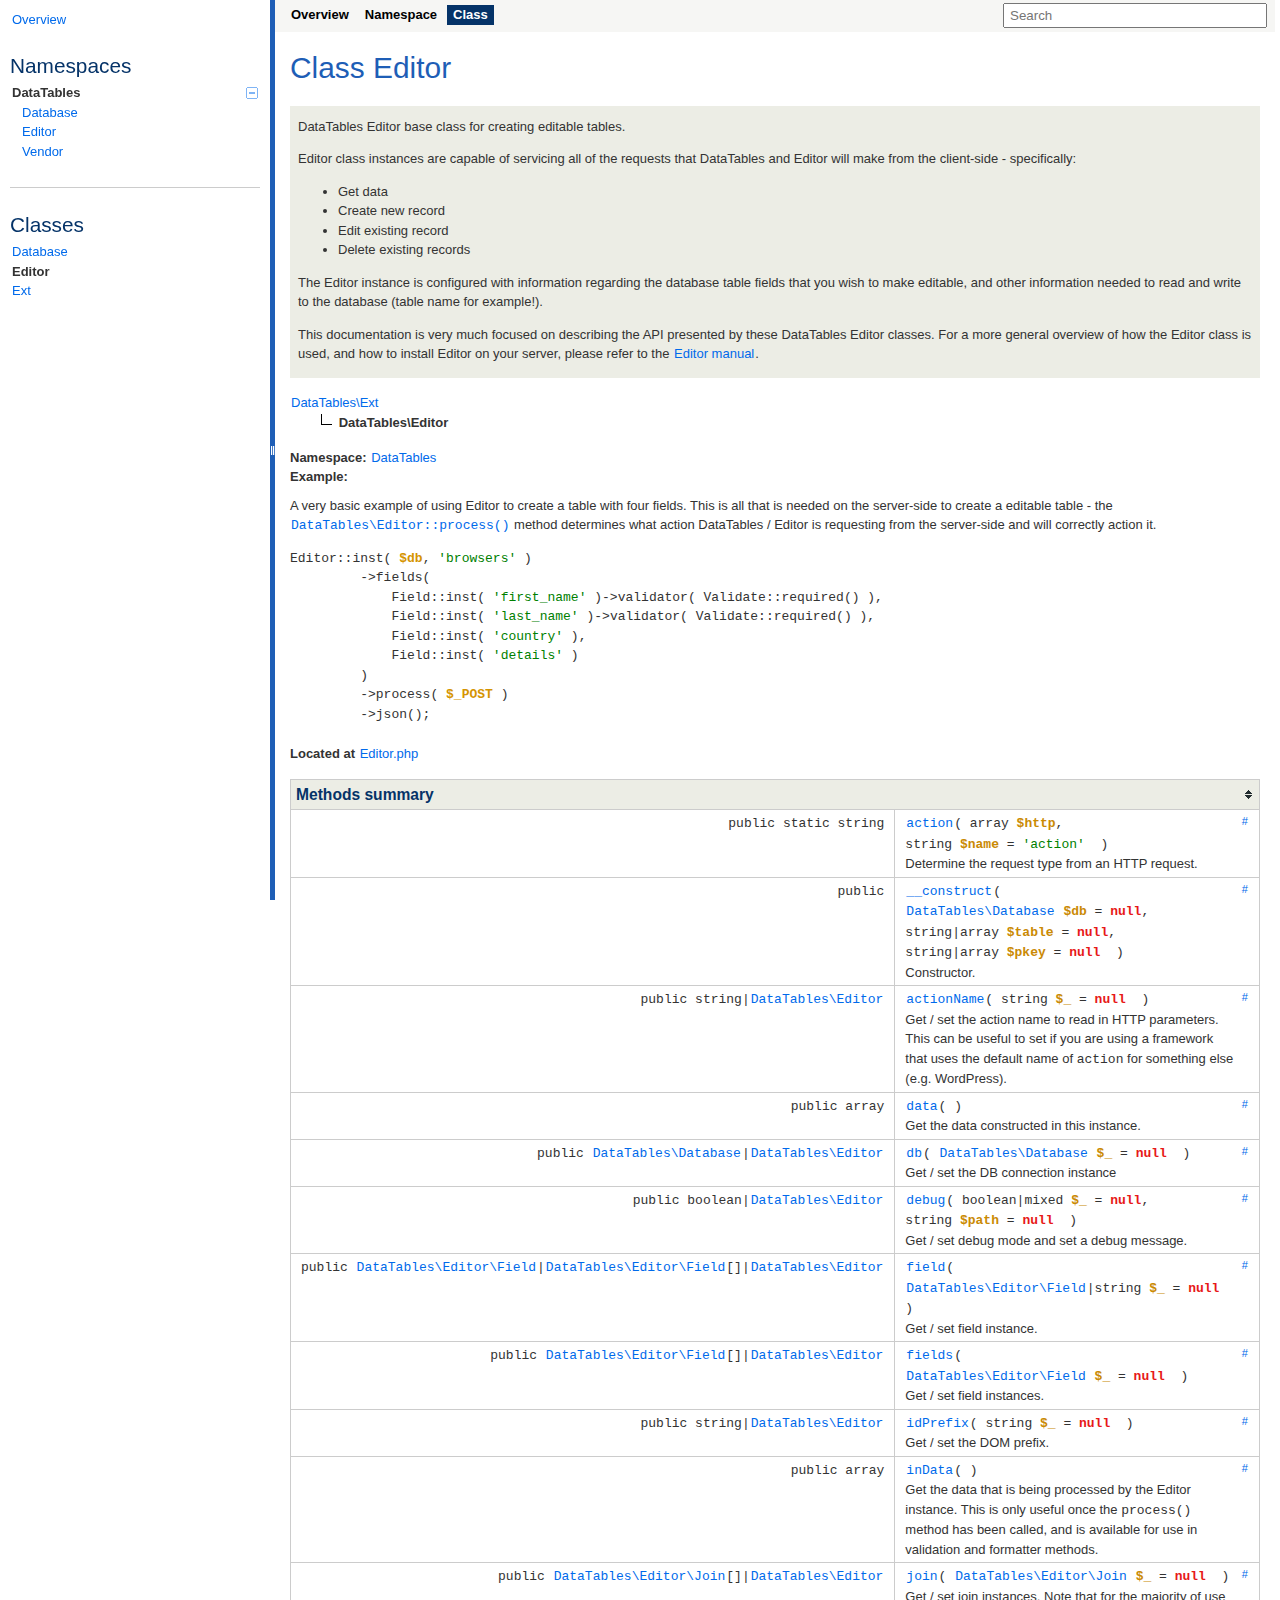
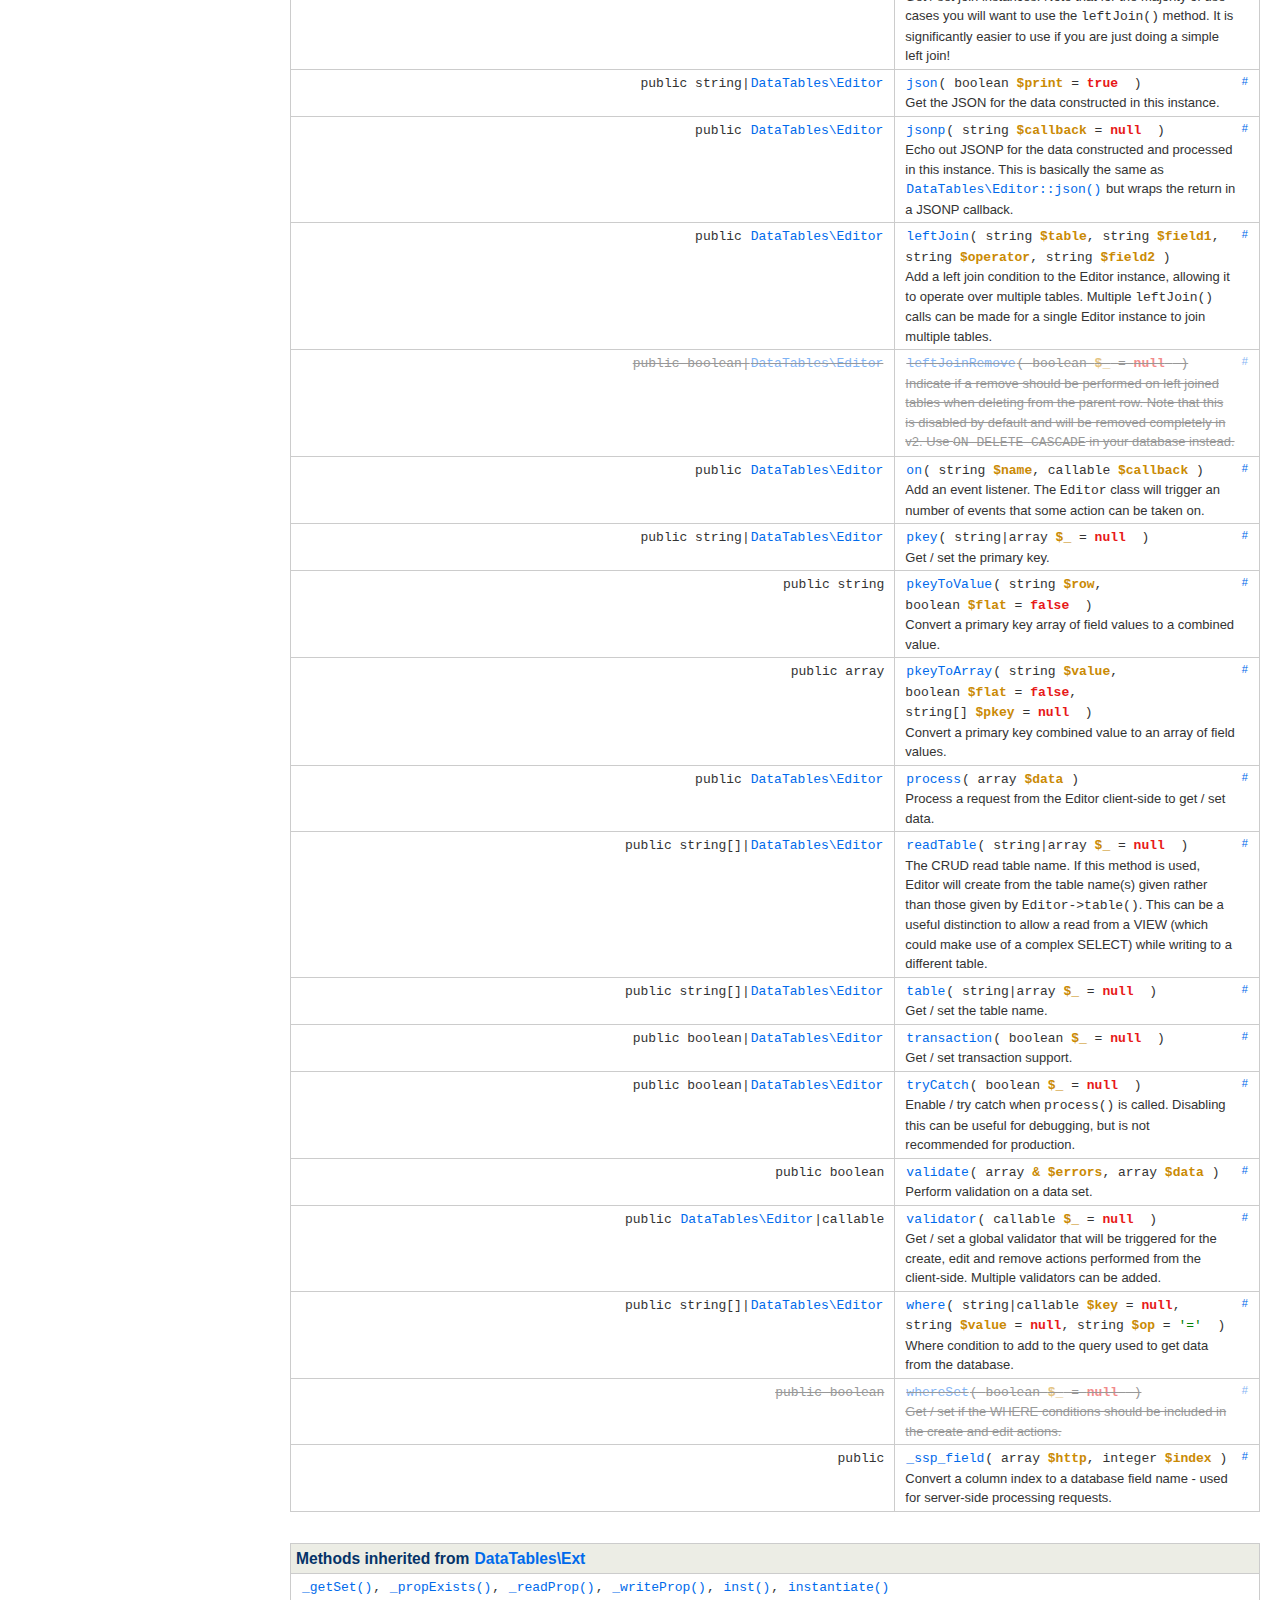
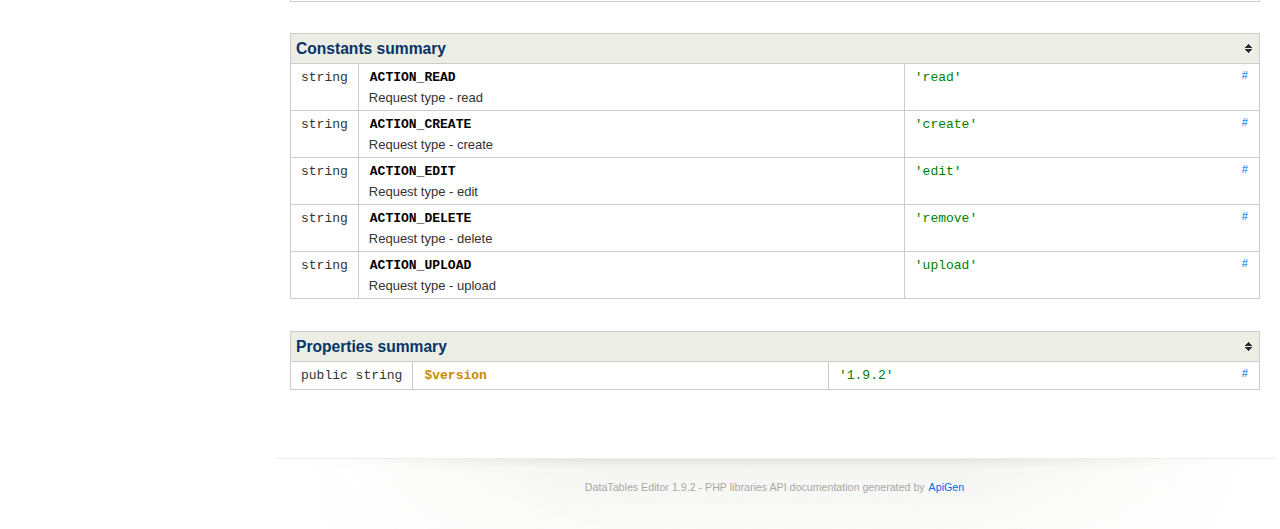
<file: lib/docs/class-DataTables.Editor.html>
<!DOCTYPE html>
<html>
<head>
	<meta charset="utf-8">

	<title>Class DataTables\Editor | DataTables Editor 1.9.2 - PHP libraries</title>

	<link rel="stylesheet" href="resources/style.css?e99947befd7bf673c6b43ff75e9e0f170c88a60e">

</head>

<body>
<div id="left">
	<div id="menu">
		<a href="index.html" title="Overview"><span>Overview</span></a>


		<div id="groups">
				<h3>Namespaces</h3>
			<ul>
				<li class="active">
					<a href="namespace-DataTables.html">
						DataTables<span></span>
					</a>

						<ul>
				<li>
					<a href="namespace-DataTables.Database.html">
						Database					</a>

						</li>
				<li>
					<a href="namespace-DataTables.Editor.html">
						Editor					</a>

						</li>
				<li>
					<a href="namespace-DataTables.Vendor.html">
						Vendor					</a>

						</li>
							</ul></li>
			</ul>
		</div>

		<hr>


		<div id="elements">
			<h3>Classes</h3>
			<ul>
				<li><a href="class-DataTables.Database.html">Database</a></li>
				<li class="active"><a href="class-DataTables.Editor.html">Editor</a></li>
				<li><a href="class-DataTables.Ext.html">Ext</a></li>
			</ul>





		</div>
	</div>
</div>

<div id="splitter"></div>

<div id="right">
<div id="rightInner">
	<form id="search">
		<input type="hidden" name="cx" value="">
		<input type="hidden" name="ie" value="UTF-8">
		<input type="text" name="q" class="text" placeholder="Search">
	</form>

	<div id="navigation">
		<ul>
			<li>
				<a href="index.html" title="Overview"><span>Overview</span></a>
			</li>
			<li>
				<a href="namespace-DataTables.html" title="Summary of DataTables"><span>Namespace</span></a>
			</li>
			<li class="active">
<span>Class</span>			</li>
		</ul>
		<ul>
		</ul>
		<ul>
		</ul>
	</div>

<div id="content" class="class">
	<h1>Class Editor</h1>


	<div class="description">
	<p>DataTables Editor base class for creating editable tables.</p>

<p>Editor class instances are capable of servicing all of the requests that
DataTables and Editor will make from the client-side - specifically:</p>

<ul>
<li>Get data</li>
<li>Create new record</li>
<li>Edit existing record</li>
<li>Delete existing records</li>
</ul>

<p>The Editor instance is configured with information regarding the
database table fields that you wish to make editable, and other information
needed to read and write to the database (table name for example!).</p>

<p>This documentation is very much focused on describing the API presented
by these DataTables Editor classes. For a more general overview of how
the Editor class is used, and how to install Editor on your server, please
refer to the <a href="https://editor.datatables.net/manual">Editor manual</a>.</p>
	</div>

	<dl class="tree">
		<dd style="padding-left:0px">
			<a href="class-DataTables.Ext.html"><span>DataTables\Ext</span></a>
			
			
			
		</dd>
		<dd style="padding-left:30px">
			<img src="resources/inherit.png" alt="Extended by">
<b><span>DataTables\Editor</span></b>			
			
			
		</dd>
	</dl>








	<div class="info">
		
		
		<b>Namespace:</b> <a href="namespace-DataTables.html">DataTables</a><br>
		

				<b>Example:</b>
				<p>A very basic example of using Editor to create a table with four fields.
   This is all that is needed on the server-side to create a editable
   table - the <code><a href="class-DataTables.Editor.html#_process">DataTables\Editor::process()</a></code> method determines what action DataTables /
   Editor is requesting from the server-side and will correctly action it.</p>

<pre>Editor::inst( <span class="php-var">$db</span>, <span class="php-quote">'browsers'</span> )
         -&gt;fields(
             Field::inst( <span class="php-quote">'first_name'</span> )-&gt;validator( Validate::required() ),
             Field::inst( <span class="php-quote">'last_name'</span> )-&gt;validator( Validate::required() ),
             Field::inst( <span class="php-quote">'country'</span> ),
             Field::inst( <span class="php-quote">'details'</span> )
         )
         -&gt;process( <span class="php-var">$_POST</span> )
         -&gt;json();</pre><br>
			<b>Located at</b> <a href="source-class-DataTables.Editor.html#23-2229" title="Go to source code">Editor.php</a>
		<br>
	</div>



	<table class="summary methods" id="methods">
	<caption>Methods summary</caption>
	<tr data-order="action" id="_action">

		<td class="attributes"><code>
			 public static

			string
			
			</code>
		</td>

		<td class="name"><div>
		<a class="anchor" href="#_action">#</a>
		<code><a href="source-class-DataTables.Editor.html#81-113" title="Go to source code">action</a>( <span>array <var>$http</var></span>, <span>string <var>$name</var> = <span class="php-quote">'action'</span> </span> )</code>

		<div class="description short">
			<p>Determine the request type from an HTTP request.</p>
		</div>

		<div class="description detailed hidden">
			<p>Determine the request type from an HTTP request.</p>


				<h4>Parameters</h4>
				<div class="list"><dl>
					<dt><var>$http</var></dt>
					<dd><p>Typically $_POST, but can be any array used to carry
  an Editor payload</p></dd>
					<dt><var>$name</var></dt>
					<dd>The parameter name that the action should be read from.</dd>
				</dl></div>

				<h4>Returns</h4>
				<div class="list">
					string<br><p><code>Editor::ACTION_READ</code>, <code>Editor::ACTION_CREATE</code>,
  <code>Editor::ACTION_EDIT</code> or <code>Editor::ACTION_DELETE</code> indicating the request
  type.</p>
				</div>




		</div>
		</div></td>
	</tr>
	<tr data-order="__construct" id="___construct">

		<td class="attributes"><code>
			 public 

			
			
			</code>
		</td>

		<td class="name"><div>
		<a class="anchor" href="#___construct">#</a>
		<code><a href="source-class-DataTables.Editor.html#120-139" title="Go to source code">__construct</a>( <span><code><a href="class-DataTables.Database.html">DataTables\Database</a></code> <var>$db</var> = <span class="php-keyword1">null</span></span>, <span>string|array <var>$table</var> = <span class="php-keyword1">null</span></span>, <span>string|array <var>$pkey</var> = <span class="php-keyword1">null</span> </span> )</code>

		<div class="description short">
			<p>Constructor.</p>
		</div>

		<div class="description detailed hidden">
			<p>Constructor.</p>


				<h4>Parameters</h4>
				<div class="list"><dl>
					<dt><var>$db</var></dt>
					<dd><p>An instance of the DataTables Database class that we can
   use for the DB connection. Can be given here or with the 'db' method.</p>

<pre><span class="php-num">456</span></pre></dd>
					<dt><var>$table</var></dt>
					<dd><p>The table name in the database to read and write
   information from and to. Can be given here or with the 'table' method.</p></dd>
					<dt><var>$pkey</var></dt>
					<dd><p>Primary key column name in the table given in
   the $table parameter. Can be given here or with the 'pkey' method.</p></dd>
				</dl></div>





		</div>
		</div></td>
	</tr>
	<tr data-order="actionName" id="_actionName">

		<td class="attributes"><code>
			 public 

			string|<code><a href="class-DataTables.Editor.html">DataTables\Editor</a></code>
			
			</code>
		</td>

		<td class="name"><div>
		<a class="anchor" href="#_actionName">#</a>
		<code><a href="source-class-DataTables.Editor.html#227-237" title="Go to source code">actionName</a>( <span>string <var>$_</var> = <span class="php-keyword1">null</span> </span> )</code>

		<div class="description short">
			<p>Get / set the action name to read in HTTP parameters. This can be useful
to set if you are using a framework that uses the default name of <code>action</code>
for something else (e.g. WordPress).</p>
		</div>

		<div class="description detailed hidden">
			<p>Get / set the action name to read in HTTP parameters. This can be useful
to set if you are using a framework that uses the default name of <code>action</code>
for something else (e.g. WordPress).</p>


				<h4>Parameters</h4>
				<div class="list"><dl>
					<dt><var>$_</var></dt>
					<dd>to set. If not given, then used as a getter.</dd>
				</dl></div>

				<h4>Returns</h4>
				<div class="list">
					string|<code><a href="class-DataTables.Editor.html">DataTables\Editor</a></code><br>Value, or self if used as a setter.
				</div>




		</div>
		</div></td>
	</tr>
	<tr data-order="data" id="_data">

		<td class="attributes"><code>
			 public 

			array
			
			</code>
		</td>

		<td class="name"><div>
		<a class="anchor" href="#_data">#</a>
		<code><a href="source-class-DataTables.Editor.html#240-251" title="Go to source code">data</a>( )</code>

		<div class="description short">
			<p>Get the data constructed in this instance.</p>
		</div>

		<div class="description detailed hidden">
			<p>Get the data constructed in this instance.</p>

<p>This will get the PHP array of data that has been constructed for the
command that has been processed by this instance. Therefore only useful after
process has been called.</p>



				<h4>Returns</h4>
				<div class="list">
					array<br>Processed data array.
				</div>




		</div>
		</div></td>
	</tr>
	<tr data-order="db" id="_db">

		<td class="attributes"><code>
			 public 

			<code><a href="class-DataTables.Database.html">DataTables\Database</a></code>|<code><a href="class-DataTables.Editor.html">DataTables\Editor</a></code>
			
			</code>
		</td>

		<td class="name"><div>
		<a class="anchor" href="#_db">#</a>
		<code><a href="source-class-DataTables.Editor.html#254-264" title="Go to source code">db</a>( <span><code><a href="class-DataTables.Database.html">DataTables\Database</a></code> <var>$_</var> = <span class="php-keyword1">null</span> </span> )</code>

		<div class="description short">
			<p>Get / set the DB connection instance</p>
		</div>

		<div class="description detailed hidden">
			<p>Get / set the DB connection instance</p>


				<h4>Parameters</h4>
				<div class="list"><dl>
					<dt><var>$_</var></dt>
					<dd><p>DataTable's Database class instance to use for database
   connectivity. If not given, then used as a getter.</p></dd>
				</dl></div>

				<h4>Returns</h4>
				<div class="list">
					<code><a href="class-DataTables.Database.html">DataTables\Database</a></code>|<code><a href="class-DataTables.Editor.html">DataTables\Editor</a></code><br><p>The Database connection instance if no parameter
   is given, or self if used as a setter.</p>
				</div>




		</div>
		</div></td>
	</tr>
	<tr data-order="debug" id="_debug">

		<td class="attributes"><code>
			 public 

			boolean|<code><a href="class-DataTables.Editor.html">DataTables\Editor</a></code>
			
			</code>
		</td>

		<td class="name"><div>
		<a class="anchor" href="#_debug">#</a>
		<code><a href="source-class-DataTables.Editor.html#267-299" title="Go to source code">debug</a>( <span>boolean|mixed <var>$_</var> = <span class="php-keyword1">null</span></span>, <span>string <var>$path</var> = <span class="php-keyword1">null</span> </span> )</code>

		<div class="description short">
			<p>Get / set debug mode and set a debug message.</p>
		</div>

		<div class="description detailed hidden">
			<p>Get / set debug mode and set a debug message.</p>

<p>It can be useful to see the SQL statements that Editor is using. This
method enables that ability. Information about the queries used is
automatically added to the output data array / JSON under the property
name <code>debugSql</code>.</p>

<p>This method can also be called with a string parameter, which will be
added to the debug information sent back to the client-side. This can
be useful when debugging event listeners, etc.</p>


				<h4>Parameters</h4>
				<div class="list"><dl>
					<dt><var>$_</var></dt>
					<dd><p>Debug mode state. If not given, then used as a
   getter. If given as anything other than a boolean, it will be added
   to the debug information sent back to the client.</p></dd>
					<dt><var>$path</var></dt>
					<dd>$path=null] Set an output path to log debug information</dd>
				</dl></div>

				<h4>Returns</h4>
				<div class="list">
					boolean|<code><a href="class-DataTables.Editor.html">DataTables\Editor</a></code><br><p>Debug mode state if no parameter is given, or
   self if used as a setter or when adding a debug message.</p>
				</div>




		</div>
		</div></td>
	</tr>
	<tr data-order="field" id="_field">

		<td class="attributes"><code>
			 public 

			<code><a href="class-DataTables.Editor.Field.html">DataTables\Editor\Field</a></code>|<code><a href="class-DataTables.Editor.Field.html">DataTables\Editor\Field</a>[]</code>|<code><a href="class-DataTables.Editor.html">DataTables\Editor</a></code>
			
			</code>
		</td>

		<td class="name"><div>
		<a class="anchor" href="#_field">#</a>
		<code><a href="source-class-DataTables.Editor.html#302-338" title="Go to source code">field</a>( <span><code><a href="class-DataTables.Editor.Field.html">DataTables\Editor\Field</a></code>|string <var>$_</var> = <span class="php-keyword1">null</span> </span> )</code>

		<div class="description short">
			<p>Get / set field instance.</p>
		</div>

		<div class="description detailed hidden">
			<p>Get / set field instance.</p>

<p>The list of fields designates which columns in the table that Editor will work
with (both get and set).</p>


				<h4>Parameters</h4>
				<div class="list"><dl>
					<dt><var>$_</var></dt>
					<dd><p>$_... This parameter effects the return value of the
     function:</p>

<pre><code> * `null` - Get an array of all fields assigned to the instance
    * `string` - Get a specific field instance whose 'name' matches the
      field passed in
 * <code><a href="class-DataTables.Editor.Field.html">DataTables\Editor\Field</a></code> - Add a field to the instance's list of fields. This
      can be as many fields as required (i.e. multiple arguments)
 * `array` - An array of <code><a href="class-DataTables.Editor.Field.html">DataTables\Editor\Field</a></code> instances to add to the list
   of fields.
</code></pre></dd>
				</dl></div>

				<h4>Returns</h4>
				<div class="list">
					<code><a href="class-DataTables.Editor.Field.html">DataTables\Editor\Field</a></code>|<code><a href="class-DataTables.Editor.Field.html">DataTables\Editor\Field</a>[]</code>|<code><a href="class-DataTables.Editor.html">DataTables\Editor</a></code><br><p>The selected field, an array of fields, or
     the Editor instance for chaining, depending on the input parameter.</p>
				</div>

				<h4>Throws</h4>
				<div class="list">
					Exception<br>Unkown field error
				</div>

				<h4>See</h4>
				<div class="list">
						<code><a href="class-DataTables.Editor.Field.html">DataTables\Editor\Field</a></code> for field documentation.<br>
				</div>


		</div>
		</div></td>
	</tr>
	<tr data-order="fields" id="_fields">

		<td class="attributes"><code>
			 public 

			<code><a href="class-DataTables.Editor.Field.html">DataTables\Editor\Field</a>[]</code>|<code><a href="class-DataTables.Editor.html">DataTables\Editor</a></code>
			
			</code>
		</td>

		<td class="name"><div>
		<a class="anchor" href="#_fields">#</a>
		<code><a href="source-class-DataTables.Editor.html#341-357" title="Go to source code">fields</a>( <span><code><a href="class-DataTables.Editor.Field.html">DataTables\Editor\Field</a></code> <var>$_</var> = <span class="php-keyword1">null</span> </span> )</code>

		<div class="description short">
			<p>Get / set field instances.</p>
		</div>

		<div class="description detailed hidden">
			<p>Get / set field instances.</p>

<p>An alias of <code><a href="class-DataTables.Editor.html#_field">DataTables\Editor::field()</a></code>, for convenience.</p>


				<h4>Parameters</h4>
				<div class="list"><dl>
					<dt><var>$_</var></dt>
					<dd><p>$_... Instances of the <code><a href="class-DataTables.Editor.Field.html">DataTables\Editor\Field</a></code> class, given as a single
   instance of <code><a href="class-DataTables.Editor.Field.html">DataTables\Editor\Field</a></code>, an array of <code><a href="class-DataTables.Editor.Field.html">DataTables\Editor\Field</a></code> instances, or multiple
   <code><a href="class-DataTables.Editor.Field.html">DataTables\Editor\Field</a></code> instance parameters for the function.</p></dd>
				</dl></div>

				<h4>Returns</h4>
				<div class="list">
					<code><a href="class-DataTables.Editor.Field.html">DataTables\Editor\Field</a>[]</code>|<code><a href="class-DataTables.Editor.html">DataTables\Editor</a></code><br>Array of fields, or self if used as a setter.
				</div>


				<h4>See</h4>
				<div class="list">
						<code><a href="class-DataTables.Editor.Field.html">DataTables\Editor\Field</a></code> for field documentation.<br>
				</div>


		</div>
		</div></td>
	</tr>
	<tr data-order="idPrefix" id="_idPrefix">

		<td class="attributes"><code>
			 public 

			string|<code><a href="class-DataTables.Editor.html">DataTables\Editor</a></code>
			
			</code>
		</td>

		<td class="name"><div>
		<a class="anchor" href="#_idPrefix">#</a>
		<code><a href="source-class-DataTables.Editor.html#360-375" title="Go to source code">idPrefix</a>( <span>string <var>$_</var> = <span class="php-keyword1">null</span> </span> )</code>

		<div class="description short">
			<p>Get / set the DOM prefix.</p>
		</div>

		<div class="description detailed hidden">
			<p>Get / set the DOM prefix.</p>

<p>Typically primary keys are numeric and this is not a valid ID value in an
HTML document - is also increases the likelihood of an ID clash if multiple
tables are used on a single page. As such, a prefix is assigned to the
primary key value for each row, and this is used as the DOM ID, so Editor
can track individual rows.</p>


				<h4>Parameters</h4>
				<div class="list"><dl>
					<dt><var>$_</var></dt>
					<dd>Primary key's name. If not given, then used as a getter.</dd>
				</dl></div>

				<h4>Returns</h4>
				<div class="list">
					string|<code><a href="class-DataTables.Editor.html">DataTables\Editor</a></code><br><p>Primary key value if no parameter is given, or
   self if used as a setter.</p>
				</div>




		</div>
		</div></td>
	</tr>
	<tr data-order="inData" id="_inData">

		<td class="attributes"><code>
			 public 

			array
			
			</code>
		</td>

		<td class="name"><div>
		<a class="anchor" href="#_inData">#</a>
		<code><a href="source-class-DataTables.Editor.html#378-388" title="Go to source code">inData</a>( )</code>

		<div class="description short">
			<p>Get the data that is being processed by the Editor instance. This is only
useful once the <code>process()</code> method has been called, and is available for
use in validation and formatter methods.</p>
		</div>

		<div class="description detailed hidden">
			<p>Get the data that is being processed by the Editor instance. This is only
useful once the <code>process()</code> method has been called, and is available for
use in validation and formatter methods.</p>



				<h4>Returns</h4>
				<div class="list">
					array<br>Data given to <code>process()</code>.
				</div>




		</div>
		</div></td>
	</tr>
	<tr data-order="join" id="_join">

		<td class="attributes"><code>
			 public 

			<code><a href="class-DataTables.Editor.Join.html">DataTables\Editor\Join</a>[]</code>|<code><a href="class-DataTables.Editor.html">DataTables\Editor</a></code>
			
			</code>
		</td>

		<td class="name"><div>
		<a class="anchor" href="#_join">#</a>
		<code><a href="source-class-DataTables.Editor.html#391-412" title="Go to source code">join</a>( <span><code><a href="class-DataTables.Editor.Join.html">DataTables\Editor\Join</a></code> <var>$_</var> = <span class="php-keyword1">null</span> </span> )</code>

		<div class="description short">
			<p>Get / set join instances. Note that for the majority of use cases you
will want to use the <code>leftJoin()</code> method. It is significantly easier
to use if you are just doing a simple left join!</p>
		</div>

		<div class="description detailed hidden">
			<p>Get / set join instances. Note that for the majority of use cases you
will want to use the <code>leftJoin()</code> method. It is significantly easier
to use if you are just doing a simple left join!</p>

<p>The list of Join instances that Editor will join the parent table to
(i.e. the one that the <code><a href="class-DataTables.Editor.html#_table">DataTables\Editor::table()</a></code> and <code><a href="class-DataTables.Editor.html#_fields">DataTables\Editor::fields()</a></code> methods refer to
in this class instance).</p>


				<h4>Parameters</h4>
				<div class="list"><dl>
					<dt><var>$_</var></dt>
					<dd><p>Instances of the <code><a href="class-DataTables.Editor.Join.html">DataTables\Editor\Join</a></code> class, given as a
   single instance of <code><a href="class-DataTables.Editor.Join.html">DataTables\Editor\Join</a></code>, an array of <code><a href="class-DataTables.Editor.Join.html">DataTables\Editor\Join</a></code> instances,
   or multiple <code><a href="class-DataTables.Editor.Join.html">DataTables\Editor\Join</a></code> instance parameters for the function.</p></dd>
				</dl></div>

				<h4>Returns</h4>
				<div class="list">
					<code><a href="class-DataTables.Editor.Join.html">DataTables\Editor\Join</a>[]</code>|<code><a href="class-DataTables.Editor.html">DataTables\Editor</a></code><br>Array of joins, or self if used as a setter.
				</div>


				<h4>See</h4>
				<div class="list">
						<code><a href="class-DataTables.Editor.Join.html">DataTables\Editor\Join</a></code> for joining documentation.<br>
				</div>


		</div>
		</div></td>
	</tr>
	<tr data-order="json" id="_json">

		<td class="attributes"><code>
			 public 

			string|<code><a href="class-DataTables.Editor.html">DataTables\Editor</a></code>
			
			</code>
		</td>

		<td class="name"><div>
		<a class="anchor" href="#_json">#</a>
		<code><a href="source-class-DataTables.Editor.html#415-442" title="Go to source code">json</a>( <span>boolean <var>$print</var> = <span class="php-keyword1">true</span> </span> )</code>

		<div class="description short">
			<p>Get the JSON for the data constructed in this instance.</p>
		</div>

		<div class="description detailed hidden">
			<p>Get the JSON for the data constructed in this instance.</p>

<p>Basically the same as the <code><a href="class-DataTables.Editor.html#_data">DataTables\Editor::data()</a></code> method, but in this case we echo, or
return the JSON string of the data.</p>


				<h4>Parameters</h4>
				<div class="list"><dl>
					<dt><var>$print</var></dt>
					<dd><p>Echo the JSON string out (true, default) or return it
   (false).</p></dd>
				</dl></div>

				<h4>Returns</h4>
				<div class="list">
					string|<code><a href="class-DataTables.Editor.html">DataTables\Editor</a></code><br><p>self if printing the JSON, or JSON representation of
   the processed data if false is given as the first parameter.</p>
				</div>




		</div>
		</div></td>
	</tr>
	<tr data-order="jsonp" id="_jsonp">

		<td class="attributes"><code>
			 public 

			<code><a href="class-DataTables.Editor.html">DataTables\Editor</a></code>
			
			</code>
		</td>

		<td class="name"><div>
		<a class="anchor" href="#_jsonp">#</a>
		<code><a href="source-class-DataTables.Editor.html#445-467" title="Go to source code">jsonp</a>( <span>string <var>$callback</var> = <span class="php-keyword1">null</span> </span> )</code>

		<div class="description short">
			<p>Echo out JSONP for the data constructed and processed in this instance.
This is basically the same as <code><a href="class-DataTables.Editor.html#_json">DataTables\Editor::json()</a></code> but wraps the return in a
JSONP callback.</p>
		</div>

		<div class="description detailed hidden">
			<p>Echo out JSONP for the data constructed and processed in this instance.
This is basically the same as <code><a href="class-DataTables.Editor.html#_json">DataTables\Editor::json()</a></code> but wraps the return in a
JSONP callback.</p>


				<h4>Parameters</h4>
				<div class="list"><dl>
					<dt><var>$callback</var></dt>
					<dd><p>The callback function name to use. If not given
   or <code>null</code>, then <code>$_GET['callback']</code> is used (the jQuery default).</p></dd>
				</dl></div>

				<h4>Returns</h4>
				<div class="list">
					<code><a href="class-DataTables.Editor.html">DataTables\Editor</a></code><br>Self for chaining.
				</div>

				<h4>Throws</h4>
				<div class="list">
					Exception<br>JSONP function name validation
				</div>



		</div>
		</div></td>
	</tr>
	<tr data-order="leftJoin" id="_leftJoin">

		<td class="attributes"><code>
			 public 

			<code><a href="class-DataTables.Editor.html">DataTables\Editor</a></code>
			
			</code>
		</td>

		<td class="name"><div>
		<a class="anchor" href="#_leftJoin">#</a>
		<code><a href="source-class-DataTables.Editor.html#470-535" title="Go to source code">leftJoin</a>( <span>string <var>$table</var></span>, <span>string <var>$field1</var></span>, <span>string <var>$operator</var></span>, <span>string <var>$field2</var></span> )</code>

		<div class="description short">
			<p>Add a left join condition to the Editor instance, allowing it to operate
over multiple tables. Multiple <code>leftJoin()</code> calls can be made for a
single Editor instance to join multiple tables.</p>
		</div>

		<div class="description detailed hidden">
			<p>Add a left join condition to the Editor instance, allowing it to operate
over multiple tables. Multiple <code>leftJoin()</code> calls can be made for a
single Editor instance to join multiple tables.</p>

<p>A left join is the most common type of join that is used with Editor
so this method is provided to make its use very easy to configure. Its
parameters are basically the same as writing an SQL left join statement,
but in this case Editor will handle the create, update and remove
requirements of the join for you:</p>

<ul>
<li>Create - On create Editor will insert the data into the primary table and then into the joined tables - selecting the required data for each table.</li>
<li>Edit - On edit Editor will update the main table, and then either update the existing rows in the joined table that match the join and edit conditions, or insert a new row into the joined table if required.</li>
<li>Remove - On delete Editor will remove the main row and then loop over each of the joined tables and remove the joined data matching the join link from the main table.</li>
</ul>

<p>Please note that when using join tables, Editor requires that you fully
qualify each field with the field's table name. SQL can result table
names for ambiguous field names, but for Editor to provide its full CRUD
options, the table name must also be given. For example the field
<code>first_name</code> in the table <code>users</code> would be given as <code>users.first_name</code>.</p>


				<h4>Parameters</h4>
				<div class="list"><dl>
					<dt><var>$table</var></dt>
					<dd>Table name to do a join onto</dd>
					<dt><var>$field1</var></dt>
					<dd>Field from the parent table to use as the join link</dd>
					<dt><var>$operator</var></dt>
					<dd>Join condition (<code>=</code>, '&lt;`, etc)</dd>
					<dt><var>$field2</var></dt>
					<dd>Field from the child table to use as the join link</dd>
				</dl></div>

				<h4>Returns</h4>
				<div class="list">
					<code><a href="class-DataTables.Editor.html">DataTables\Editor</a></code><br>Self for chaining.
				</div>


				<h4>Example</h4>
				<div class="list">
						<p>Simple join:</p>

<pre>-&gt;field(
         Field::inst( <span class="php-quote">'users.first_name as myField'</span> ),
         Field::inst( <span class="php-quote">'users.last_name'</span> ),
         Field::inst( <span class="php-quote">'users.dept_id'</span> ),
         Field::inst( <span class="php-quote">'dept.name'</span> )
       )
       -&gt;leftJoin( <span class="php-quote">'dept'</span>, <span class="php-quote">'users.dept_id'</span>, <span class="php-quote">'='</span>, <span class="php-quote">'dept.id'</span> )
       -&gt;process(<span class="php-var">$_POST</span>)
       -&gt;json();</pre>

<p>This is basically the same as the following SQL statement:</p>

<pre>SELECT users.first_name, users.last_name, user.dept_id, dept.name
     FROM users
     LEFT <span class="php-keyword2">JOIN</span> dept ON users.dept_id = dept.id</pre><br>
				</div>


		</div>
		</div></td>
	</tr>
	<tr data-order="leftJoinRemove" id="_leftJoinRemove" class="deprecated">

		<td class="attributes"><code>
			 public 

			boolean|<code><a href="class-DataTables.Editor.html">DataTables\Editor</a></code>
			
			</code>
		</td>

		<td class="name"><div>
		<a class="anchor" href="#_leftJoinRemove">#</a>
		<code><a href="source-class-DataTables.Editor.html#538-551" title="Go to source code">leftJoinRemove</a>( <span>boolean <var>$_</var> = <span class="php-keyword1">null</span> </span> )</code>

		<div class="description short">
			<p>Indicate if a remove should be performed on left joined tables when deleting
from the parent row. Note that this is disabled by default and will be
removed completely in v2. Use <code>ON DELETE CASCADE</code> in your database instead.</p>
		</div>

		<div class="description detailed hidden">
			<p>Indicate if a remove should be performed on left joined tables when deleting
from the parent row. Note that this is disabled by default and will be
removed completely in v2. Use <code>ON DELETE CASCADE</code> in your database instead.</p>

				<h4>Deprecated</h4>
				<div class="list">
				</div>

				<h4>Parameters</h4>
				<div class="list"><dl>
					<dt><var>$_</var></dt>
					<dd>Value to set. If not given, then used as a getter.</dd>
				</dl></div>

				<h4>Returns</h4>
				<div class="list">
					boolean|<code><a href="class-DataTables.Editor.html">DataTables\Editor</a></code><br><p>Value if no parameter is given, or
   self if used as a setter.</p>
				</div>




		</div>
		</div></td>
	</tr>
	<tr data-order="on" id="_on">

		<td class="attributes"><code>
			 public 

			<code><a href="class-DataTables.Editor.html">DataTables\Editor</a></code>
			
			</code>
		</td>

		<td class="name"><div>
		<a class="anchor" href="#_on">#</a>
		<code><a href="source-class-DataTables.Editor.html#554-572" title="Go to source code">on</a>( <span>string <var>$name</var></span>, <span>callable <var>$callback</var></span> )</code>

		<div class="description short">
			<p>Add an event listener. The <code>Editor</code> class will trigger an number of
events that some action can be taken on.</p>
		</div>

		<div class="description detailed hidden">
			<p>Add an event listener. The <code>Editor</code> class will trigger an number of
events that some action can be taken on.</p>


				<h4>Parameters</h4>
				<div class="list"><dl>
					<dt><var>$name</var></dt>
					<dd>Event name</dd>
					<dt><var>$callback</var></dt>
					<dd><p>Callback function to execute when the event
    occurs</p></dd>
				</dl></div>

				<h4>Returns</h4>
				<div class="list">
					<code><a href="class-DataTables.Editor.html">DataTables\Editor</a></code><br>Self for chaining.
				</div>




		</div>
		</div></td>
	</tr>
	<tr data-order="pkey" id="_pkey">

		<td class="attributes"><code>
			 public 

			string|<code><a href="class-DataTables.Editor.html">DataTables\Editor</a></code>
			
			</code>
		</td>

		<td class="name"><div>
		<a class="anchor" href="#_pkey">#</a>
		<code><a href="source-class-DataTables.Editor.html#575-594" title="Go to source code">pkey</a>( <span>string|array <var>$_</var> = <span class="php-keyword1">null</span> </span> )</code>

		<div class="description short">
			<p>Get / set the primary key.</p>
		</div>

		<div class="description detailed hidden">
			<p>Get / set the primary key.</p>

<p>The primary key must be known to Editor so it will know which rows are being
edited / deleted upon those actions. The default value is ['id'].</p>


				<h4>Parameters</h4>
				<div class="list"><dl>
					<dt><var>$_</var></dt>
					<dd><p>Primary key's name. If not given, then used as a
   getter. An array of column names can be given to allow composite keys to
   be used.</p></dd>
				</dl></div>

				<h4>Returns</h4>
				<div class="list">
					string|<code><a href="class-DataTables.Editor.html">DataTables\Editor</a></code><br><p>Primary key value if no parameter is given, or
   self if used as a setter.</p>
				</div>




		</div>
		</div></td>
	</tr>
	<tr data-order="pkeyToValue" id="_pkeyToValue">

		<td class="attributes"><code>
			 public 

			string
			
			</code>
		</td>

		<td class="name"><div>
		<a class="anchor" href="#_pkeyToValue">#</a>
		<code><a href="source-class-DataTables.Editor.html#597-639" title="Go to source code">pkeyToValue</a>( <span>string <var>$row</var></span>, <span>boolean <var>$flat</var> = <span class="php-keyword1">false</span> </span> )</code>

		<div class="description short">
			<p>Convert a primary key array of field values to a combined value.</p>
		</div>

		<div class="description detailed hidden">
			<p>Convert a primary key array of field values to a combined value.</p>


				<h4>Parameters</h4>
				<div class="list"><dl>
					<dt><var>$row</var></dt>
					<dd><p>The row of data that the primary key value should
  be extracted from.</p></dd>
					<dt><var>$flat</var></dt>
					<dd><p>Flag to indicate if the given array is flat
  (useful for <code>where</code> conditions) or nested for join tables.</p></dd>
				</dl></div>

				<h4>Returns</h4>
				<div class="list">
					string<br>The created primary key value.
				</div>

				<h4>Throws</h4>
				<div class="list">
					Exception<br><p>If one of the values that the primary key is made up
   of cannot be found in the data set given, an Exception will be thrown.</p>
				</div>



		</div>
		</div></td>
	</tr>
	<tr data-order="pkeyToArray" id="_pkeyToArray">

		<td class="attributes"><code>
			 public 

			array
			
			</code>
		</td>

		<td class="name"><div>
		<a class="anchor" href="#_pkeyToArray">#</a>
		<code><a href="source-class-DataTables.Editor.html#642-679" title="Go to source code">pkeyToArray</a>( <span>string <var>$value</var></span>, <span>boolean <var>$flat</var> = <span class="php-keyword1">false</span></span>, <span>string[] <var>$pkey</var> = <span class="php-keyword1">null</span> </span> )</code>

		<div class="description short">
			<p>Convert a primary key combined value to an array of field values.</p>
		</div>

		<div class="description detailed hidden">
			<p>Convert a primary key combined value to an array of field values.</p>


				<h4>Parameters</h4>
				<div class="list"><dl>
					<dt><var>$value</var></dt>
					<dd>The id that should be split apart</dd>
					<dt><var>$flat</var></dt>
					<dd><p>Flag to indicate if the returned array should be
  flat (useful for <code>where</code> conditions) or nested for join tables.</p></dd>
					<dt><var>$pkey</var></dt>
					<dd><p>The primary key name - will use the instance value
  if not given</p></dd>
				</dl></div>

				<h4>Returns</h4>
				<div class="list">
					array<br>Array of field values that the id was made up of.
				</div>

				<h4>Throws</h4>
				<div class="list">
					Exception<br><p>If the primary key value does not match the expected
  length based on the primary key configuration, an exception will be
  thrown.</p>
				</div>



		</div>
		</div></td>
	</tr>
	<tr data-order="process" id="_process">

		<td class="attributes"><code>
			 public 

			<code><a href="class-DataTables.Editor.html">DataTables\Editor</a></code>
			
			</code>
		</td>

		<td class="name"><div>
		<a class="anchor" href="#_process">#</a>
		<code><a href="source-class-DataTables.Editor.html#682-727" title="Go to source code">process</a>( <span>array <var>$data</var></span> )</code>

		<div class="description short">
			<p>Process a request from the Editor client-side to get / set data.</p>
		</div>

		<div class="description detailed hidden">
			<p>Process a request from the Editor client-side to get / set data.</p>


				<h4>Parameters</h4>
				<div class="list"><dl>
					<dt><var>$data</var></dt>
					<dd><p>Typically $_POST or $_GET as required by what is sent
 by Editor</p></dd>
				</dl></div>

				<h4>Returns</h4>
				<div class="list">
					<code><a href="class-DataTables.Editor.html">DataTables\Editor</a></code>
				</div>




		</div>
		</div></td>
	</tr>
	<tr data-order="readTable" id="_readTable">

		<td class="attributes"><code>
			 public 

			string[]|<code><a href="class-DataTables.Editor.html">DataTables\Editor</a></code>
			
			</code>
		</td>

		<td class="name"><div>
		<a class="anchor" href="#_readTable">#</a>
		<code><a href="source-class-DataTables.Editor.html#730-746" title="Go to source code">readTable</a>( <span>string|array <var>$_</var> = <span class="php-keyword1">null</span> </span> )</code>

		<div class="description short">
			<p>The CRUD read table name. If this method is used, Editor will create from the
table name(s) given rather than those given by <code>Editor-&gt;table()</code>. This can be
a useful distinction to allow a read from a VIEW (which could make use of a
complex SELECT) while writing to a different table.</p>
		</div>

		<div class="description detailed hidden">
			<p>The CRUD read table name. If this method is used, Editor will create from the
table name(s) given rather than those given by <code>Editor-&gt;table()</code>. This can be
a useful distinction to allow a read from a VIEW (which could make use of a
complex SELECT) while writing to a different table.</p>


				<h4>Parameters</h4>
				<div class="list"><dl>
					<dt><var>$_</var></dt>
					<dd><p>Read table names given as a single string, an array
   of strings or multiple string parameters for the function.</p></dd>
				</dl></div>

				<h4>Returns</h4>
				<div class="list">
					string[]|<code><a href="class-DataTables.Editor.html">DataTables\Editor</a></code><br>Array of read tables names, or self if used as a setter.
				</div>




		</div>
		</div></td>
	</tr>
	<tr data-order="table" id="_table">

		<td class="attributes"><code>
			 public 

			string[]|<code><a href="class-DataTables.Editor.html">DataTables\Editor</a></code>
			
			</code>
		</td>

		<td class="name"><div>
		<a class="anchor" href="#_table">#</a>
		<code><a href="source-class-DataTables.Editor.html#749-768" title="Go to source code">table</a>( <span>string|array <var>$_</var> = <span class="php-keyword1">null</span> </span> )</code>

		<div class="description short">
			<p>Get / set the table name.</p>
		</div>

		<div class="description detailed hidden">
			<p>Get / set the table name.</p>

<p>The table name designated which DB table Editor will use as its data
source for working with the database. Table names can be given with an
alias, which can be used to simplify larger table names. The field
names would also need to reflect the alias, just like an SQL query. For
example: <code>users as a</code>.</p>


				<h4>Parameters</h4>
				<div class="list"><dl>
					<dt><var>$_</var></dt>
					<dd><p>Table names given as a single string, an array of
   strings or multiple string parameters for the function.</p></dd>
				</dl></div>

				<h4>Returns</h4>
				<div class="list">
					string[]|<code><a href="class-DataTables.Editor.html">DataTables\Editor</a></code><br>Array of tables names, or self if used as a setter.
				</div>




		</div>
		</div></td>
	</tr>
	<tr data-order="transaction" id="_transaction">

		<td class="attributes"><code>
			 public 

			boolean|<code><a href="class-DataTables.Editor.html">DataTables\Editor</a></code>
			
			</code>
		</td>

		<td class="name"><div>
		<a class="anchor" href="#_transaction">#</a>
		<code><a href="source-class-DataTables.Editor.html#771-787" title="Go to source code">transaction</a>( <span>boolean <var>$_</var> = <span class="php-keyword1">null</span> </span> )</code>

		<div class="description short">
			<p>Get / set transaction support.</p>
		</div>

		<div class="description detailed hidden">
			<p>Get / set transaction support.</p>

<p>When enabled (which it is by default) Editor will use an SQL transaction
to ensure data integrity while it is performing operations on the table.
This can be optionally disabled using this method, if required by your
database configuration.</p>


				<h4>Parameters</h4>
				<div class="list"><dl>
					<dt><var>$_</var></dt>
					<dd><p>Enable (<code>true</code>) or disabled (<code>false</code>) transactions.
   If not given, then used as a getter.</p></dd>
				</dl></div>

				<h4>Returns</h4>
				<div class="list">
					boolean|<code><a href="class-DataTables.Editor.html">DataTables\Editor</a></code><br><p>Transactions enabled flag, or self if used as a
   setter.</p>
				</div>




		</div>
		</div></td>
	</tr>
	<tr data-order="tryCatch" id="_tryCatch">

		<td class="attributes"><code>
			 public 

			boolean|<code><a href="class-DataTables.Editor.html">DataTables\Editor</a></code>
			
			</code>
		</td>

		<td class="name"><div>
		<a class="anchor" href="#_tryCatch">#</a>
		<code><a href="source-class-DataTables.Editor.html#790-801" title="Go to source code">tryCatch</a>( <span>boolean <var>$_</var> = <span class="php-keyword1">null</span> </span> )</code>

		<div class="description short">
			<p>Enable / try catch when <code>process()</code> is called. Disabling this can be
useful for debugging, but is not recommended for production.</p>
		</div>

		<div class="description detailed hidden">
			<p>Enable / try catch when <code>process()</code> is called. Disabling this can be
useful for debugging, but is not recommended for production.</p>


				<h4>Parameters</h4>
				<div class="list"><dl>
					<dt><var>$_</var></dt>
					<dd><code>true</code> to enable (default), otherwise false to disable</dd>
				</dl></div>

				<h4>Returns</h4>
				<div class="list">
					boolean|<code><a href="class-DataTables.Editor.html">DataTables\Editor</a></code><br><p>Value if used as a getter, otherwise <code>$this</code> when
  used as a setter.</p>
				</div>




		</div>
		</div></td>
	</tr>
	<tr data-order="validate" id="_validate">

		<td class="attributes"><code>
			 public 

			boolean
			
			</code>
		</td>

		<td class="name"><div>
		<a class="anchor" href="#_validate">#</a>
		<code><a href="source-class-DataTables.Editor.html#804-849" title="Go to source code">validate</a>( <span>array <var>&amp; $errors</var></span>, <span>array <var>$data</var></span> )</code>

		<div class="description short">
			<p>Perform validation on a data set.</p>
		</div>

		<div class="description detailed hidden">
			<p>Perform validation on a data set.</p>

<p>Note that validation is performed on data only when the action is
<code>create</code> or <code>edit</code>. Additionally, validation is performed on the <em>wire
data</em> - i.e. that which is submitted from the client, without formatting.
Any formatting required by <code>setFormatter</code> is performed after the data
from the client has been validated.</p>


				<h4>Parameters</h4>
				<div class="list"><dl>
					<dt><var>$errors</var></dt>
					<dd><p>Output array to which field error information will
     be written. Each element in the array represents a field in an error
     condition. These elements are themselves arrays with two properties
     set; <code>name</code> and <code>status</code>.</p></dd>
					<dt><var>$data</var></dt>
					<dd>The format data to check</dd>
				</dl></div>

				<h4>Returns</h4>
				<div class="list">
					boolean<br><code>true</code> if the data is valid, <code>false</code> if not.
				</div>




		</div>
		</div></td>
	</tr>
	<tr data-order="validator" id="_validator">

		<td class="attributes"><code>
			 public 

			<code><a href="class-DataTables.Editor.html">DataTables\Editor</a></code>|callable
			
			</code>
		</td>

		<td class="name"><div>
		<a class="anchor" href="#_validator">#</a>
		<code><a href="source-class-DataTables.Editor.html#852-866" title="Go to source code">validator</a>( <span>callable <var>$_</var> = <span class="php-keyword1">null</span> </span> )</code>

		<div class="description short">
			<p>Get / set a global validator that will be triggered for the create, edit
and remove actions performed from the client-side. Multiple validators
can be added.</p>
		</div>

		<div class="description detailed hidden">
			<p>Get / set a global validator that will be triggered for the create, edit
and remove actions performed from the client-side. Multiple validators
can be added.</p>


				<h4>Parameters</h4>
				<div class="list"><dl>
					<dt><var>$_</var></dt>
					<dd><p>Function to execute when validating the input data.
  It is passed three parameters: 1. The editor instance, 2. The action
  and 3. The values.</p></dd>
				</dl></div>

				<h4>Returns</h4>
				<div class="list">
					<code><a href="class-DataTables.Editor.html">DataTables\Editor</a></code>|callable<br><p>Editor instance if called as a setter, or the
  validator function if not.</p>
				</div>




		</div>
		</div></td>
	</tr>
	<tr data-order="where" id="_where">

		<td class="attributes"><code>
			 public 

			string[]|<code><a href="class-DataTables.Editor.html">DataTables\Editor</a></code>
			
			</code>
		</td>

		<td class="name"><div>
		<a class="anchor" href="#_where">#</a>
		<code><a href="source-class-DataTables.Editor.html#869-912" title="Go to source code">where</a>( <span>string|callable <var>$key</var> = <span class="php-keyword1">null</span></span>, <span>string <var>$value</var> = <span class="php-keyword1">null</span></span>, <span>string <var>$op</var> = <span class="php-quote">'='</span> </span> )</code>

		<div class="description short">
			<p>Where condition to add to the query used to get data from the database.</p>
		</div>

		<div class="description detailed hidden">
			<p>Where condition to add to the query used to get data from the database.</p>

<p>Can be used in two different ways:</p>

<ul>
<li>Simple case: <code>where( field, value, operator )</code></li>
<li>Complex: <code>where( fn )</code></li>
</ul>

<p>The simple case is fairly self explanatory, a condition is applied to the
data that looks like <code>field operator value</code> (e.g. <code>name = 'Allan'</code>). The
complex case allows full control over the query conditions by providing a
closure function that has access to the database Query that Editor is
using, so you can use the <code>where()</code>, <code>or_where()</code>, <code>and_where()</code> and
<code>where_group()</code> methods as you require.</p>

<p>Please be very careful when using this method! If an edit made by a user
using Editor removes the row from the where condition, the result is
undefined (since Editor expects the row to still be available, but the
condition removes it from the result set).</p>


				<h4>Parameters</h4>
				<div class="list"><dl>
					<dt><var>$key</var></dt>
					<dd>Single field name or a closure function</dd>
					<dt><var>$value</var></dt>
					<dd>Single field value.</dd>
					<dt><var>$op</var></dt>
					<dd>Condition operator: &lt;, >, = etc</dd>
				</dl></div>

				<h4>Returns</h4>
				<div class="list">
					string[]|<code><a href="class-DataTables.Editor.html">DataTables\Editor</a></code><br>Where condition array, or self if used as a setter.
				</div>




		</div>
		</div></td>
	</tr>
	<tr data-order="whereSet" id="_whereSet" class="deprecated">

		<td class="attributes"><code>
			 public 

			boolean
			
			</code>
		</td>

		<td class="name"><div>
		<a class="anchor" href="#_whereSet">#</a>
		<code><a href="source-class-DataTables.Editor.html#915-928" title="Go to source code">whereSet</a>( <span>boolean <var>$_</var> = <span class="php-keyword1">null</span> </span> )</code>

		<div class="description short">
			<p>Get / set if the WHERE conditions should be included in the create and
edit actions.</p>
		</div>

		<div class="description detailed hidden">
			<p>Get / set if the WHERE conditions should be included in the create and
edit actions.</p>

				<h4>Deprecated</h4>
				<div class="list">
						<p>Note that <code>whereSet</code> is now deprecated and replaced with the
   ability to set values for columns on create and edit. The C# libraries
   do not support this option at all.</p><br>
				</div>

				<h4>Parameters</h4>
				<div class="list"><dl>
					<dt><var>$_</var></dt>
					<dd>Include (<code>true</code>), or not (<code>false</code>)</dd>
				</dl></div>

				<h4>Returns</h4>
				<div class="list">
					boolean<br>Current value
				</div>




		</div>
		</div></td>
	</tr>
	<tr data-order="_ssp_field" id="__ssp_field">

		<td class="attributes"><code>
			 public 

			
			
			</code>
		</td>

		<td class="name"><div>
		<a class="anchor" href="#__ssp_field">#</a>
		<code><a href="source-class-DataTables.Editor.html#1563-1587" title="Go to source code">_ssp_field</a>( <span>array <var>$http</var></span>, <span>integer <var>$index</var></span> )</code>

		<div class="description short">
			<p>Convert a column index to a database field name - used for server-side
processing requests.</p>
		</div>

		<div class="description detailed hidden">
			<p>Convert a column index to a database field name - used for server-side
processing requests.</p>


				<h4>Parameters</h4>
				<div class="list"><dl>
					<dt><var>$http</var></dt>
					<dd>HTTP variables (i.e. GET or POST)</dd>
					<dt><var>$index</var></dt>
					<dd>Index in the DataTables' submitted data</dd>
				</dl></div>


				<h4>Throws</h4>
				<div class="list">
					Exception<br>Unknown fields
				</div>

				<h4>Private</h4>
				<div class="list">
						Note that it is actually public for PHP 5.3 - thread 39810<br>
				</div>
				<h4>Returns</h4>
				<div class="list">
						string DB field name<br>
				</div>


		</div>
		</div></td>
	</tr>
	</table>

	<table class="summary inherited">
	<caption>Methods inherited from <a href="class-DataTables.Ext.html#methods">DataTables\Ext</a></caption>
	<tr>
		<td><code>
			<a href="class-DataTables.Ext.html#__getSet">_getSet()</a>, 
			<a href="class-DataTables.Ext.html#__propExists">_propExists()</a>, 
			<a href="class-DataTables.Ext.html#__readProp">_readProp()</a>, 
			<a href="class-DataTables.Ext.html#__writeProp">_writeProp()</a>, 
			<a href="class-DataTables.Ext.html#_inst">inst()</a>, 
			<a href="class-DataTables.Ext.html#_instantiate">instantiate()</a>
		</code></td>
	</tr>
	</table>







	<table class="summary constants" id="constants">
	<caption>Constants summary</caption>
	<tr data-order="ACTION_READ" id="ACTION_READ">

		<td class="attributes"><code>string</code></td>
		<td class="name">
			<code>
				<a href="source-class-DataTables.Editor.html#65-66" title="Go to source code"><b>ACTION_READ</b></a>
			</code>

			<div class="description short">
				<p>Request type - read</p>
			</div>

			<div class="description detailed hidden">
				<p>Request type - read</p>

			</div>
		</td>
		<td class="value">
			<div>
				<a href="#ACTION_READ" class="anchor">#</a>
				<code><span class="php-quote">'read'</span></code>
			</div>
		</td>
	</tr>
	<tr data-order="ACTION_CREATE" id="ACTION_CREATE">

		<td class="attributes"><code>string</code></td>
		<td class="name">
			<code>
				<a href="source-class-DataTables.Editor.html#68-69" title="Go to source code"><b>ACTION_CREATE</b></a>
			</code>

			<div class="description short">
				<p>Request type - create</p>
			</div>

			<div class="description detailed hidden">
				<p>Request type - create</p>

			</div>
		</td>
		<td class="value">
			<div>
				<a href="#ACTION_CREATE" class="anchor">#</a>
				<code><span class="php-quote">'create'</span></code>
			</div>
		</td>
	</tr>
	<tr data-order="ACTION_EDIT" id="ACTION_EDIT">

		<td class="attributes"><code>string</code></td>
		<td class="name">
			<code>
				<a href="source-class-DataTables.Editor.html#71-72" title="Go to source code"><b>ACTION_EDIT</b></a>
			</code>

			<div class="description short">
				<p>Request type - edit</p>
			</div>

			<div class="description detailed hidden">
				<p>Request type - edit</p>

			</div>
		</td>
		<td class="value">
			<div>
				<a href="#ACTION_EDIT" class="anchor">#</a>
				<code><span class="php-quote">'edit'</span></code>
			</div>
		</td>
	</tr>
	<tr data-order="ACTION_DELETE" id="ACTION_DELETE">

		<td class="attributes"><code>string</code></td>
		<td class="name">
			<code>
				<a href="source-class-DataTables.Editor.html#74-75" title="Go to source code"><b>ACTION_DELETE</b></a>
			</code>

			<div class="description short">
				<p>Request type - delete</p>
			</div>

			<div class="description detailed hidden">
				<p>Request type - delete</p>

			</div>
		</td>
		<td class="value">
			<div>
				<a href="#ACTION_DELETE" class="anchor">#</a>
				<code><span class="php-quote">'remove'</span></code>
			</div>
		</td>
	</tr>
	<tr data-order="ACTION_UPLOAD" id="ACTION_UPLOAD">

		<td class="attributes"><code>string</code></td>
		<td class="name">
			<code>
				<a href="source-class-DataTables.Editor.html#77-78" title="Go to source code"><b>ACTION_UPLOAD</b></a>
			</code>

			<div class="description short">
				<p>Request type - upload</p>
			</div>

			<div class="description detailed hidden">
				<p>Request type - upload</p>

			</div>
		</td>
		<td class="value">
			<div>
				<a href="#ACTION_UPLOAD" class="anchor">#</a>
				<code><span class="php-quote">'upload'</span></code>
			</div>
		</td>
	</tr>
	</table>




	<table class="summary properties" id="properties">
	<caption>Properties summary</caption>
	<tr data-order="version" id="$version">
		<td class="attributes"><code>
			public  
			string
		</code></td>

		<td class="name">
				<a href="source-class-DataTables.Editor.html#146-147" title="Go to source code"><var>$version</var></a>

			<div class="description short">
				
			</div>

			<div class="description detailed hidden">
				

			</div>
		</td>
		<td class="value">
			<div>
				<a href="#$version" class="anchor">#</a>
				<code><span class="php-quote">'1.9.2'</span></code>
			</div>
		</td>
	</tr>
	</table>






</div>

	<div id="footer">
		DataTables Editor 1.9.2 - PHP libraries API documentation generated by <a href="http://apigen.org">ApiGen</a>
	</div>
</div>
</div>
<script src="resources/combined.js"></script>
<script src="elementlist.js"></script>
</body>
</html>
</file>
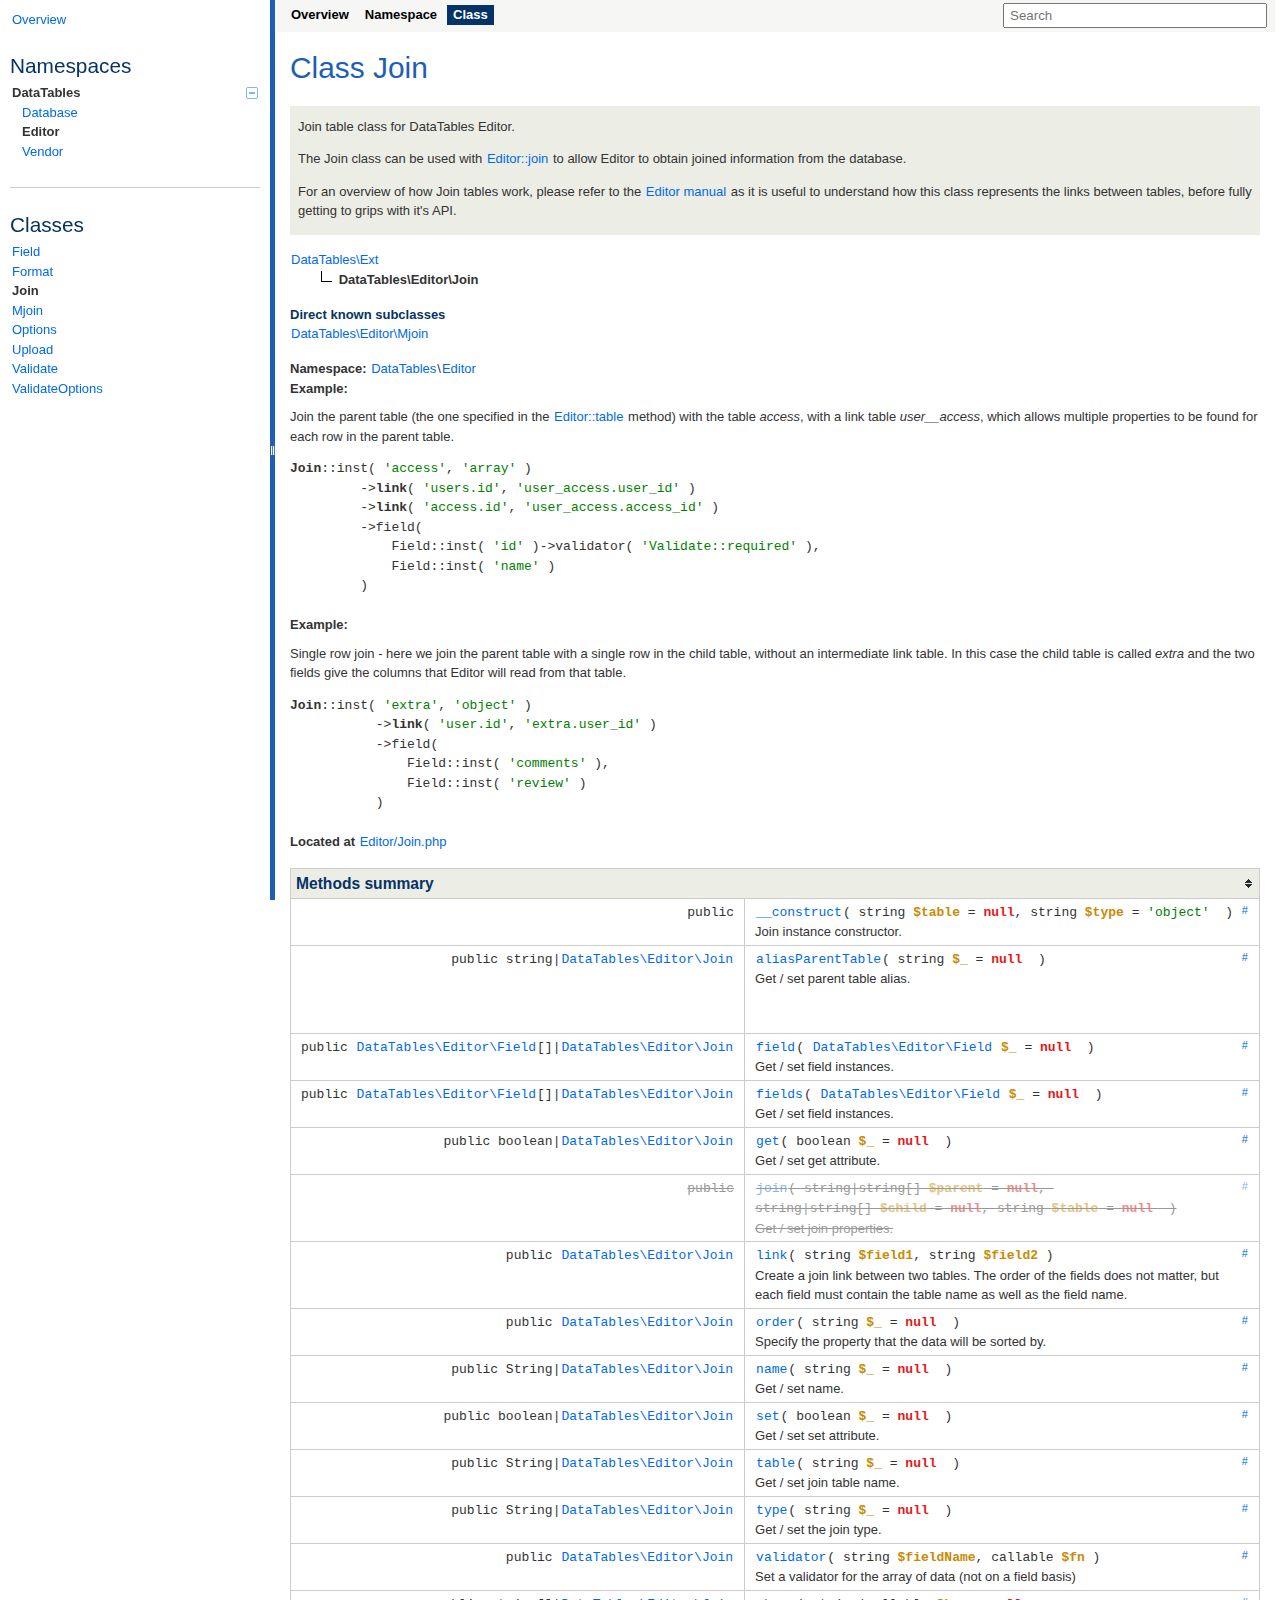
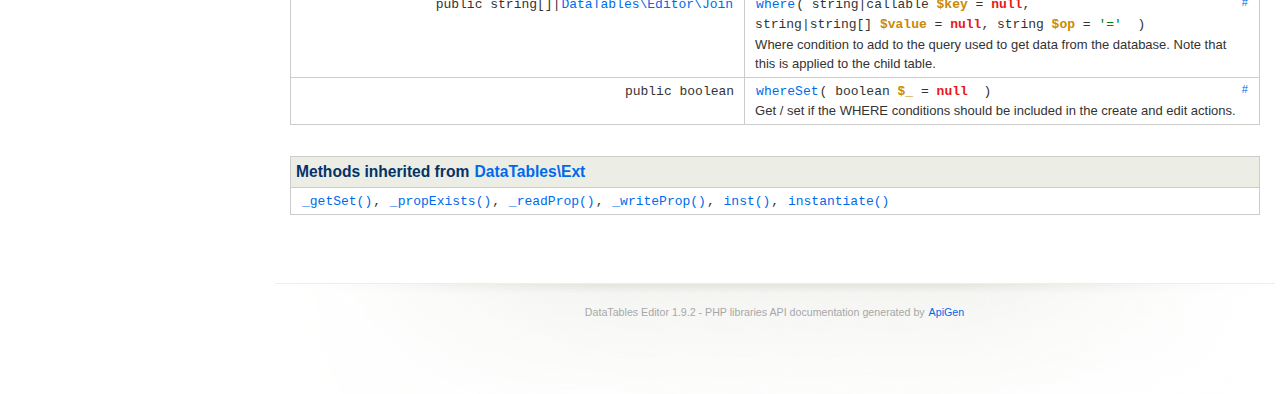
<file: lib/docs/class-DataTables.Editor.Join.html>
<!DOCTYPE html>
<html>
<head>
	<meta charset="utf-8">

	<title>Class DataTables\Editor\Join | DataTables Editor 1.9.2 - PHP libraries</title>

	<link rel="stylesheet" href="resources/style.css?e99947befd7bf673c6b43ff75e9e0f170c88a60e">

</head>

<body>
<div id="left">
	<div id="menu">
		<a href="index.html" title="Overview"><span>Overview</span></a>


		<div id="groups">
				<h3>Namespaces</h3>
			<ul>
				<li class="active">
					<a href="namespace-DataTables.html">
						DataTables<span></span>
					</a>

						<ul>
				<li>
					<a href="namespace-DataTables.Database.html">
						Database					</a>

						</li>
				<li class="active">
					<a href="namespace-DataTables.Editor.html">
						Editor					</a>

						</li>
				<li>
					<a href="namespace-DataTables.Vendor.html">
						Vendor					</a>

						</li>
							</ul></li>
			</ul>
		</div>

		<hr>


		<div id="elements">
			<h3>Classes</h3>
			<ul>
				<li><a href="class-DataTables.Editor.Field.html">Field</a></li>
				<li><a href="class-DataTables.Editor.Format.html">Format</a></li>
				<li class="active"><a href="class-DataTables.Editor.Join.html">Join</a></li>
				<li><a href="class-DataTables.Editor.Mjoin.html">Mjoin</a></li>
				<li><a href="class-DataTables.Editor.Options.html">Options</a></li>
				<li><a href="class-DataTables.Editor.Upload.html">Upload</a></li>
				<li><a href="class-DataTables.Editor.Validate.html">Validate</a></li>
				<li><a href="class-DataTables.Editor.ValidateOptions.html">ValidateOptions</a></li>
			</ul>





		</div>
	</div>
</div>

<div id="splitter"></div>

<div id="right">
<div id="rightInner">
	<form id="search">
		<input type="hidden" name="cx" value="">
		<input type="hidden" name="ie" value="UTF-8">
		<input type="text" name="q" class="text" placeholder="Search">
	</form>

	<div id="navigation">
		<ul>
			<li>
				<a href="index.html" title="Overview"><span>Overview</span></a>
			</li>
			<li>
				<a href="namespace-DataTables.Editor.html" title="Summary of DataTables\Editor"><span>Namespace</span></a>
			</li>
			<li class="active">
<span>Class</span>			</li>
		</ul>
		<ul>
		</ul>
		<ul>
		</ul>
	</div>

<div id="content" class="class">
	<h1>Class Join</h1>


	<div class="description">
	<p>Join table class for DataTables Editor.</p>

<p>The Join class can be used with <a href="Editor::join">Editor::join</a> to allow Editor to
obtain joined information from the database.</p>

<p>For an overview of how Join tables work, please refer to the
<a href="https://editor.datatables.net/manual/php/">Editor manual</a> as it is
useful to understand how this class represents the links between tables,
before fully getting to grips with it's API.</p>
	</div>

	<dl class="tree">
		<dd style="padding-left:0px">
			<a href="class-DataTables.Ext.html"><span>DataTables\Ext</span></a>
			
			
			
		</dd>
		<dd style="padding-left:30px">
			<img src="resources/inherit.png" alt="Extended by">
<b><span>DataTables\Editor\Join</span></b>			
			
			
		</dd>
	</dl>


	<div>
		<h4>Direct known subclasses</h4>
			<a href="class-DataTables.Editor.Mjoin.html">DataTables\Editor\Mjoin</a>
	</div>






	<div class="info">
		
		
		<b>Namespace:</b> <a href="namespace-DataTables.html">DataTables</a>\<a href="namespace-DataTables.Editor.html">Editor</a><br>
		

				<b>Example:</b>
				<p>Join the parent table (the one specified in the <a href="Editor::table">Editor::table</a>
   method) with the table <em>access</em>, with a link table <em>user__access</em>, which
   allows multiple properties to be found for each row in the parent table.</p>

<pre><span class="php-keyword2">Join</span>::inst( <span class="php-quote">'access'</span>, <span class="php-quote">'array'</span> )
         -&gt;<span class="php-keyword2">link</span>( <span class="php-quote">'users.id'</span>, <span class="php-quote">'user_access.user_id'</span> )
         -&gt;<span class="php-keyword2">link</span>( <span class="php-quote">'access.id'</span>, <span class="php-quote">'user_access.access_id'</span> )
         -&gt;field(
             Field::inst( <span class="php-quote">'id'</span> )-&gt;validator( <span class="php-quote">'Validate::required'</span> ),
             Field::inst( <span class="php-quote">'name'</span> )
         )</pre><br>
				<b>Example:</b>
				<p>Single row join - here we join the parent table with a single row in
   the child table, without an intermediate link table. In this case the
   child table is called <em>extra</em> and the two fields give the columns that
   Editor will read from that table.</p>

<pre><span class="php-keyword2">Join</span>::inst( <span class="php-quote">'extra'</span>, <span class="php-quote">'object'</span> )
           -&gt;<span class="php-keyword2">link</span>( <span class="php-quote">'user.id'</span>, <span class="php-quote">'extra.user_id'</span> )
           -&gt;field(
               Field::inst( <span class="php-quote">'comments'</span> ),
               Field::inst( <span class="php-quote">'review'</span> )
           )</pre><br>
			<b>Located at</b> <a href="source-class-DataTables.Editor.Join.html#22-1044" title="Go to source code">Editor/Join.php</a>
		<br>
	</div>



	<table class="summary methods" id="methods">
	<caption>Methods summary</caption>
	<tr data-order="__construct" id="___construct">

		<td class="attributes"><code>
			 public 

			
			
			</code>
		</td>

		<td class="name"><div>
		<a class="anchor" href="#___construct">#</a>
		<code><a href="source-class-DataTables.Editor.Join.html#66-76" title="Go to source code">__construct</a>( <span>string <var>$table</var> = <span class="php-keyword1">null</span></span>, <span>string <var>$type</var> = <span class="php-quote">'object'</span> </span> )</code>

		<div class="description short">
			<p>Join instance constructor.</p>
		</div>

		<div class="description detailed hidden">
			<p>Join instance constructor.</p>


				<h4>Parameters</h4>
				<div class="list"><dl>
					<dt><var>$table</var></dt>
					<dd>Table name to get the joined data from.</dd>
					<dt><var>$type</var></dt>
					<dd><p>Work with a single result ('object') or an array of
   results ('array') for the join.</p></dd>
				</dl></div>





		</div>
		</div></td>
	</tr>
	<tr data-order="aliasParentTable" id="_aliasParentTable">

		<td class="attributes"><code>
			 public 

			string|<code><a href="class-DataTables.Editor.Join.html">DataTables\Editor\Join</a></code>
			
			</code>
		</td>

		<td class="name"><div>
		<a class="anchor" href="#_aliasParentTable">#</a>
		<code><a href="source-class-DataTables.Editor.Join.html#131-153" title="Go to source code">aliasParentTable</a>( <span>string <var>$_</var> = <span class="php-keyword1">null</span> </span> )</code>

		<div class="description short">
			<p>Get / set parent table alias.</p>
		</div>

		<div class="description detailed hidden">
			<p>Get / set parent table alias.</p>

<p>When working with a self referencing table (i.e. a column in the table contains
a primary key value from its own table) it can be useful to set an alias on the
parent table's name, allowing a self referencing Join. For example: <code> SELECT p2.publisher FROM   publisher as p2 JOIN   publisher on (publisher.idPublisher = p2.idPublisher) <code>
Where, in this case, <code>publisher</code> is the table that is used by the Editor instance,
and you want to use <code>Join</code> to link back to the table (resolving a name for example).
This method allows that alias to be set. Fields can then use standard SQL notation
to select a field, for example <code>p2.publisher</code> or <code>publisher.publisher</code>.</p>


				<h4>Parameters</h4>
				<div class="list"><dl>
					<dt><var>$_</var></dt>
					<dd>Table alias to use</dd>
				</dl></div>

				<h4>Returns</h4>
				<div class="list">
					string|<code><a href="class-DataTables.Editor.Join.html">DataTables\Editor\Join</a></code><br><p>Table alias set (which is null by default), or self if used as
   a setter.</p>
				</div>




		</div>
		</div></td>
	</tr>
	<tr data-order="field" id="_field">

		<td class="attributes"><code>
			 public 

			<code><a href="class-DataTables.Editor.Field.html">DataTables\Editor\Field</a>[]</code>|<code><a href="class-DataTables.Editor.Join.html">DataTables\Editor\Join</a></code>
			
			</code>
		</td>

		<td class="name"><div>
		<a class="anchor" href="#_field">#</a>
		<code><a href="source-class-DataTables.Editor.Join.html#156-173" title="Go to source code">field</a>( <span><code><a href="class-DataTables.Editor.Field.html">DataTables\Editor\Field</a></code> <var>$_</var> = <span class="php-keyword1">null</span> </span> )</code>

		<div class="description short">
			<p>Get / set field instances.</p>
		</div>

		<div class="description detailed hidden">
			<p>Get / set field instances.</p>

<p>The list of fields designates which columns in the table that will be read
from the joined table.</p>


				<h4>Parameters</h4>
				<div class="list"><dl>
					<dt><var>$_</var></dt>
					<dd><p>$_... Instances of the <code><a href="class-DataTables.Editor.Field.html">DataTables\Editor\Field</a></code> class, given as a single
   instance of <code><a href="class-DataTables.Editor.Field.html">DataTables\Editor\Field</a></code>, an array of <code><a href="class-DataTables.Editor.Field.html">DataTables\Editor\Field</a></code> instances, or multiple
   <code><a href="class-DataTables.Editor.Field.html">DataTables\Editor\Field</a></code> instance parameters for the function.</p></dd>
				</dl></div>

				<h4>Returns</h4>
				<div class="list">
					<code><a href="class-DataTables.Editor.Field.html">DataTables\Editor\Field</a>[]</code>|<code><a href="class-DataTables.Editor.Join.html">DataTables\Editor\Join</a></code><br>Array of fields, or self if used as a setter.
				</div>


				<h4>See</h4>
				<div class="list">
						<code><a href="class-DataTables.Editor.Field.html">DataTables\Editor\Field</a></code> for field documentation.<br>
				</div>


		</div>
		</div></td>
	</tr>
	<tr data-order="fields" id="_fields">

		<td class="attributes"><code>
			 public 

			<code><a href="class-DataTables.Editor.Field.html">DataTables\Editor\Field</a>[]</code>|<code><a href="class-DataTables.Editor.Join.html">DataTables\Editor\Join</a></code>
			
			</code>
		</td>

		<td class="name"><div>
		<a class="anchor" href="#_fields">#</a>
		<code><a href="source-class-DataTables.Editor.Join.html#176-192" title="Go to source code">fields</a>( <span><code><a href="class-DataTables.Editor.Field.html">DataTables\Editor\Field</a></code> <var>$_</var> = <span class="php-keyword1">null</span> </span> )</code>

		<div class="description short">
			<p>Get / set field instances.</p>
		</div>

		<div class="description detailed hidden">
			<p>Get / set field instances.</p>

<p>An alias of <code><a href="class-DataTables.Editor.Join.html#_field">DataTables\Editor\Join::field()</a></code>, for convenience.</p>


				<h4>Parameters</h4>
				<div class="list"><dl>
					<dt><var>$_</var></dt>
					<dd><p>$_... Instances of the <code><a href="class-DataTables.Editor.Field.html">DataTables\Editor\Field</a></code> class, given as a single
   instance of <code><a href="class-DataTables.Editor.Field.html">DataTables\Editor\Field</a></code>, an array of <code><a href="class-DataTables.Editor.Field.html">DataTables\Editor\Field</a></code> instances, or multiple
   <code><a href="class-DataTables.Editor.Field.html">DataTables\Editor\Field</a></code> instance parameters for the function.</p></dd>
				</dl></div>

				<h4>Returns</h4>
				<div class="list">
					<code><a href="class-DataTables.Editor.Field.html">DataTables\Editor\Field</a>[]</code>|<code><a href="class-DataTables.Editor.Join.html">DataTables\Editor\Join</a></code><br>Array of fields, or self if used as a setter.
				</div>


				<h4>See</h4>
				<div class="list">
						<code><a href="class-DataTables.Editor.Field.html">DataTables\Editor\Field</a></code> for field documentation.<br>
				</div>


		</div>
		</div></td>
	</tr>
	<tr data-order="get" id="_get">

		<td class="attributes"><code>
			 public 

			boolean|<code><a href="class-DataTables.Editor.Join.html">DataTables\Editor\Join</a></code>
			
			</code>
		</td>

		<td class="name"><div>
		<a class="anchor" href="#_get">#</a>
		<code><a href="source-class-DataTables.Editor.Join.html#195-205" title="Go to source code">get</a>( <span>boolean <var>$_</var> = <span class="php-keyword1">null</span> </span> )</code>

		<div class="description short">
			<p>Get / set get attribute.</p>
		</div>

		<div class="description detailed hidden">
			<p>Get / set get attribute.</p>

<p>When set to false no read operations will occur on the join tables.</p>


				<h4>Parameters</h4>
				<div class="list"><dl>
					<dt><var>$_</var></dt>
					<dd>Value</dd>
				</dl></div>

				<h4>Returns</h4>
				<div class="list">
					boolean|<code><a href="class-DataTables.Editor.Join.html">DataTables\Editor\Join</a></code><br>Name
				</div>




		</div>
		</div></td>
	</tr>
	<tr data-order="join" id="_join" class="deprecated">

		<td class="attributes"><code>
			 public 

			
			
			</code>
		</td>

		<td class="name"><div>
		<a class="anchor" href="#_join">#</a>
		<code><a href="source-class-DataTables.Editor.Join.html#208-245" title="Go to source code">join</a>( <span>string|string[] <var>$parent</var> = <span class="php-keyword1">null</span></span>, <span>string|string[] <var>$child</var> = <span class="php-keyword1">null</span></span>, <span>string <var>$table</var> = <span class="php-keyword1">null</span> </span> )</code>

		<div class="description short">
			<p>Get / set join properties.</p>
		</div>

		<div class="description detailed hidden">
			<p>Get / set join properties.</p>

<p>Define how the SQL will be performed, on what columns. There are
basically two types of join that are supported by Editor here, a direct
foreign key reference in the join table to the parent table's primary
key, or a link table that contains just primary keys for the parent and
child tables (this approach is usually used with a <code><a href="class-DataTables.Editor.Join.html#_type">DataTables\Editor\Join::type()</a></code> of
'array' since you can often have multiple links between the two tables,
while a direct foreign key reference will typically use a type of
'object' (i.e. a single entry).</p>

				<h4>Deprecated</h4>
				<div class="list">
						<p>1.5 Please use the <code><a href="class-DataTables.Editor.Join.html#_link">DataTables\Editor\Join::link()</a></code> method rather than this
     method now.</p><br>
				</div>

				<h4>Parameters</h4>
				<div class="list"><dl>
					<dt><var>$parent</var></dt>
					<dd><p>Parent table's primary key names. If used
   with a link table (i.e. third parameter to this method is given, then
   an array should be used, with the first element being the pkey's name
   in the parent table, and the second element being the key's name in
   the link table.</p></dd>
					<dt><var>$child</var></dt>
					<dd><p>Child table's primary key names. If used
   with a link table (i.e. third parameter to this method is given, then
   an array should be used, with the first element being the pkey's name
   in the child table, and the second element being the key's name in the
   link table.</p></dd>
					<dt><var>$table</var></dt>
					<dd>Join table name, if using a link table</dd>
				</dl></div>



				<h4>Returns</h4>
				<div class="list">
						Join This for chaining<br>
				</div>


		</div>
		</div></td>
	</tr>
	<tr data-order="link" id="_link">

		<td class="attributes"><code>
			 public 

			<code><a href="class-DataTables.Editor.Join.html">DataTables\Editor\Join</a></code>
			
			</code>
		</td>

		<td class="name"><div>
		<a class="anchor" href="#_link">#</a>
		<code><a href="source-class-DataTables.Editor.Join.html#248-281" title="Go to source code">link</a>( <span>string <var>$field1</var></span>, <span>string <var>$field2</var></span> )</code>

		<div class="description short">
			<p>Create a join link between two tables. The order of the fields does not
matter, but each field must contain the table name as well as the field
name.</p>
		</div>

		<div class="description detailed hidden">
			<p>Create a join link between two tables. The order of the fields does not
matter, but each field must contain the table name as well as the field
name.</p>

<p>This method can be called a maximum of two times for an Mjoin instance:</p>

<ul>
<li>First time, creates a link between the Editor host table and a join table</li>
<li>Second time creates the links required for a link table.</li>
</ul>

<p>Please refer to the Editor Mjoin documentation for further details:
https://editor.datatables.net/manual/php</p>


				<h4>Parameters</h4>
				<div class="list"><dl>
					<dt><var>$field1</var></dt>
					<dd>Table and field name</dd>
					<dt><var>$field2</var></dt>
					<dd>Table and field name</dd>
				</dl></div>

				<h4>Returns</h4>
				<div class="list">
					<code><a href="class-DataTables.Editor.Join.html">DataTables\Editor\Join</a></code><br>Self for chaining
				</div>

				<h4>Throws</h4>
				<div class="list">
					Exception<br>Link limitations
				</div>



		</div>
		</div></td>
	</tr>
	<tr data-order="order" id="_order">

		<td class="attributes"><code>
			 public 

			<code><a href="class-DataTables.Editor.Join.html">DataTables\Editor\Join</a></code>
			
			</code>
		</td>

		<td class="name"><div>
		<a class="anchor" href="#_order">#</a>
		<code><a href="source-class-DataTables.Editor.Join.html#284-296" title="Go to source code">order</a>( <span>string <var>$_</var> = <span class="php-keyword1">null</span> </span> )</code>

		<div class="description short">
			<p>Specify the property that the data will be sorted by.</p>
		</div>

		<div class="description detailed hidden">
			<p>Specify the property that the data will be sorted by.</p>


				<h4>Parameters</h4>
				<div class="list"><dl>
					<dt><var>$_</var></dt>
					<dd>$order SQL column name to order the data by</dd>
				</dl></div>

				<h4>Returns</h4>
				<div class="list">
					<code><a href="class-DataTables.Editor.Join.html">DataTables\Editor\Join</a></code><br>Self for chaining
				</div>




		</div>
		</div></td>
	</tr>
	<tr data-order="name" id="_name">

		<td class="attributes"><code>
			 public 

			String|<code><a href="class-DataTables.Editor.Join.html">DataTables\Editor\Join</a></code>
			
			</code>
		</td>

		<td class="name"><div>
		<a class="anchor" href="#_name">#</a>
		<code><a href="source-class-DataTables.Editor.Join.html#299-312" title="Go to source code">name</a>( <span>string <var>$_</var> = <span class="php-keyword1">null</span> </span> )</code>

		<div class="description short">
			<p>Get / set name.</p>
		</div>

		<div class="description detailed hidden">
			<p>Get / set name.</p>

<p>The <code>name</code> of the Join is the JSON property key that is used when
'getting' the data, and the HTTP property key (in a JSON style) when
'setting' data. Typically the name of the db table will be used here,
but this method allows that to be overridden.</p>


				<h4>Parameters</h4>
				<div class="list"><dl>
					<dt><var>$_</var></dt>
					<dd>Field name</dd>
				</dl></div>

				<h4>Returns</h4>
				<div class="list">
					String|<code><a href="class-DataTables.Editor.Join.html">DataTables\Editor\Join</a></code><br>Name
				</div>




		</div>
		</div></td>
	</tr>
	<tr data-order="set" id="_set">

		<td class="attributes"><code>
			 public 

			boolean|<code><a href="class-DataTables.Editor.Join.html">DataTables\Editor\Join</a></code>
			
			</code>
		</td>

		<td class="name"><div>
		<a class="anchor" href="#_set">#</a>
		<code><a href="source-class-DataTables.Editor.Join.html#315-327" title="Go to source code">set</a>( <span>boolean <var>$_</var> = <span class="php-keyword1">null</span> </span> )</code>

		<div class="description short">
			<p>Get / set set attribute.</p>
		</div>

		<div class="description detailed hidden">
			<p>Get / set set attribute.</p>

<p>When set to false no write operations will occur on the join tables.
This can be useful when you want to display information which is joined,
but want to only perform write operations on the parent table.</p>


				<h4>Parameters</h4>
				<div class="list"><dl>
					<dt><var>$_</var></dt>
					<dd>Value</dd>
				</dl></div>

				<h4>Returns</h4>
				<div class="list">
					boolean|<code><a href="class-DataTables.Editor.Join.html">DataTables\Editor\Join</a></code><br>Name
				</div>




		</div>
		</div></td>
	</tr>
	<tr data-order="table" id="_table">

		<td class="attributes"><code>
			 public 

			String|<code><a href="class-DataTables.Editor.Join.html">DataTables\Editor\Join</a></code>
			
			</code>
		</td>

		<td class="name"><div>
		<a class="anchor" href="#_table">#</a>
		<code><a href="source-class-DataTables.Editor.Join.html#330-346" title="Go to source code">table</a>( <span>string <var>$_</var> = <span class="php-keyword1">null</span> </span> )</code>

		<div class="description short">
			<p>Get / set join table name.</p>
		</div>

		<div class="description detailed hidden">
			<p>Get / set join table name.</p>

<p>Please note that this will also set the <code><a href="class-DataTables.Editor.Join.html#_name">DataTables\Editor\Join::name()</a></code> used by the Join
as well. This is for convenience as the JSON output / HTTP input will
typically use the same name as the database name. If you want to set a
custom name, the <code><a href="class-DataTables.Editor.Join.html#_name">DataTables\Editor\Join::name()</a></code> method must be called <strong><em>after</em></strong> this one.</p>


				<h4>Parameters</h4>
				<div class="list"><dl>
					<dt><var>$_</var></dt>
					<dd>Name of the table to read the join data from</dd>
				</dl></div>

				<h4>Returns</h4>
				<div class="list">
					String|<code><a href="class-DataTables.Editor.Join.html">DataTables\Editor\Join</a></code><br>Name of the join table, or self if used as a setter.
				</div>




		</div>
		</div></td>
	</tr>
	<tr data-order="type" id="_type">

		<td class="attributes"><code>
			 public 

			String|<code><a href="class-DataTables.Editor.Join.html">DataTables\Editor\Join</a></code>
			
			</code>
		</td>

		<td class="name"><div>
		<a class="anchor" href="#_type">#</a>
		<code><a href="source-class-DataTables.Editor.Join.html#349-363" title="Go to source code">type</a>( <span>string <var>$_</var> = <span class="php-keyword1">null</span> </span> )</code>

		<div class="description short">
			<p>Get / set the join type.</p>
		</div>

		<div class="description detailed hidden">
			<p>Get / set the join type.</p>

<p>The join type allows the data that is returned from the join to be given
as an array (i.e. working with multiple possibly results for each record from
the parent table), or as an object (i.e. working which one and only one result
for each record form the parent table).</p>


				<h4>Parameters</h4>
				<div class="list"><dl>
					<dt><var>$_</var></dt>
					<dd><p>Join type ('object') or an array of
   results ('array') for the join.</p></dd>
				</dl></div>

				<h4>Returns</h4>
				<div class="list">
					String|<code><a href="class-DataTables.Editor.Join.html">DataTables\Editor\Join</a></code><br>Join type, or self if used as a setter.
				</div>




		</div>
		</div></td>
	</tr>
	<tr data-order="validator" id="_validator">

		<td class="attributes"><code>
			 public 

			<code><a href="class-DataTables.Editor.Join.html">DataTables\Editor\Join</a></code>
			
			</code>
		</td>

		<td class="name"><div>
		<a class="anchor" href="#_validator">#</a>
		<code><a href="source-class-DataTables.Editor.Join.html#366-382" title="Go to source code">validator</a>( <span>string <var>$fieldName</var></span>, <span>callable <var>$fn</var></span> )</code>

		<div class="description short">
			<p>Set a validator for the array of data (not on a field basis)</p>
		</div>

		<div class="description detailed hidden">
			<p>Set a validator for the array of data (not on a field basis)</p>


				<h4>Parameters</h4>
				<div class="list"><dl>
					<dt><var>$fieldName</var></dt>
					<dd><p>Name of the field that any error should be shown
  against on the client-side</p></dd>
					<dt><var>$fn</var></dt>
					<dd>Callback function for validation</dd>
				</dl></div>

				<h4>Returns</h4>
				<div class="list">
					<code><a href="class-DataTables.Editor.Join.html">DataTables\Editor\Join</a></code><br>Chainable
				</div>




		</div>
		</div></td>
	</tr>
	<tr data-order="where" id="_where">

		<td class="attributes"><code>
			 public 

			string[]|<code><a href="class-DataTables.Editor.Join.html">DataTables\Editor\Join</a></code>
			
			</code>
		</td>

		<td class="name"><div>
		<a class="anchor" href="#_where">#</a>
		<code><a href="source-class-DataTables.Editor.Join.html#385-417" title="Go to source code">where</a>( <span>string|callable <var>$key</var> = <span class="php-keyword1">null</span></span>, <span>string|string[] <var>$value</var> = <span class="php-keyword1">null</span></span>, <span>string <var>$op</var> = <span class="php-quote">'='</span> </span> )</code>

		<div class="description short">
			<p>Where condition to add to the query used to get data from the database.
Note that this is applied to the child table.</p>
		</div>

		<div class="description detailed hidden">
			<p>Where condition to add to the query used to get data from the database.
Note that this is applied to the child table.</p>

<p>Can be used in two different ways:</p>

<ul>
<li>Simple case: <code>where( field, value, operator )</code></li>
<li>Complex: <code>where( fn )</code></li>
</ul>


				<h4>Parameters</h4>
				<div class="list"><dl>
					<dt><var>$key</var></dt>
					<dd>Single field name or a closure function</dd>
					<dt><var>$value</var></dt>
					<dd>Single field value, or an array of values.</dd>
					<dt><var>$op</var></dt>
					<dd>Condition operator: &lt;, >, = etc</dd>
				</dl></div>

				<h4>Returns</h4>
				<div class="list">
					string[]|<code><a href="class-DataTables.Editor.Join.html">DataTables\Editor\Join</a></code><br>Where condition array, or self if used as a setter.
				</div>




		</div>
		</div></td>
	</tr>
	<tr data-order="whereSet" id="_whereSet">

		<td class="attributes"><code>
			 public 

			boolean
			
			</code>
		</td>

		<td class="name"><div>
		<a class="anchor" href="#_whereSet">#</a>
		<code><a href="source-class-DataTables.Editor.Join.html#420-436" title="Go to source code">whereSet</a>( <span>boolean <var>$_</var> = <span class="php-keyword1">null</span> </span> )</code>

		<div class="description short">
			<p>Get / set if the WHERE conditions should be included in the create and
edit actions.</p>
		</div>

		<div class="description detailed hidden">
			<p>Get / set if the WHERE conditions should be included in the create and
edit actions.</p>

<p>This means that the fields which have been used as part of the 'get'
WHERE condition (using the <code>where()</code> method) will be set as the values
given.</p>

<p>This is default false (i.e. they are not included).</p>


				<h4>Parameters</h4>
				<div class="list"><dl>
					<dt><var>$_</var></dt>
					<dd>Include (<code>true</code>), or not (<code>false</code>)</dd>
				</dl></div>

				<h4>Returns</h4>
				<div class="list">
					boolean<br>Current value
				</div>




		</div>
		</div></td>
	</tr>
	</table>

	<table class="summary inherited">
	<caption>Methods inherited from <a href="class-DataTables.Ext.html#methods">DataTables\Ext</a></caption>
	<tr>
		<td><code>
			<a href="class-DataTables.Ext.html#__getSet">_getSet()</a>, 
			<a href="class-DataTables.Ext.html#__propExists">_propExists()</a>, 
			<a href="class-DataTables.Ext.html#__readProp">_readProp()</a>, 
			<a href="class-DataTables.Ext.html#__writeProp">_writeProp()</a>, 
			<a href="class-DataTables.Ext.html#_inst">inst()</a>, 
			<a href="class-DataTables.Ext.html#_instantiate">instantiate()</a>
		</code></td>
	</tr>
	</table>

















</div>

	<div id="footer">
		DataTables Editor 1.9.2 - PHP libraries API documentation generated by <a href="http://apigen.org">ApiGen</a>
	</div>
</div>
</div>
<script src="resources/combined.js"></script>
<script src="elementlist.js"></script>
</body>
</html>
</file>
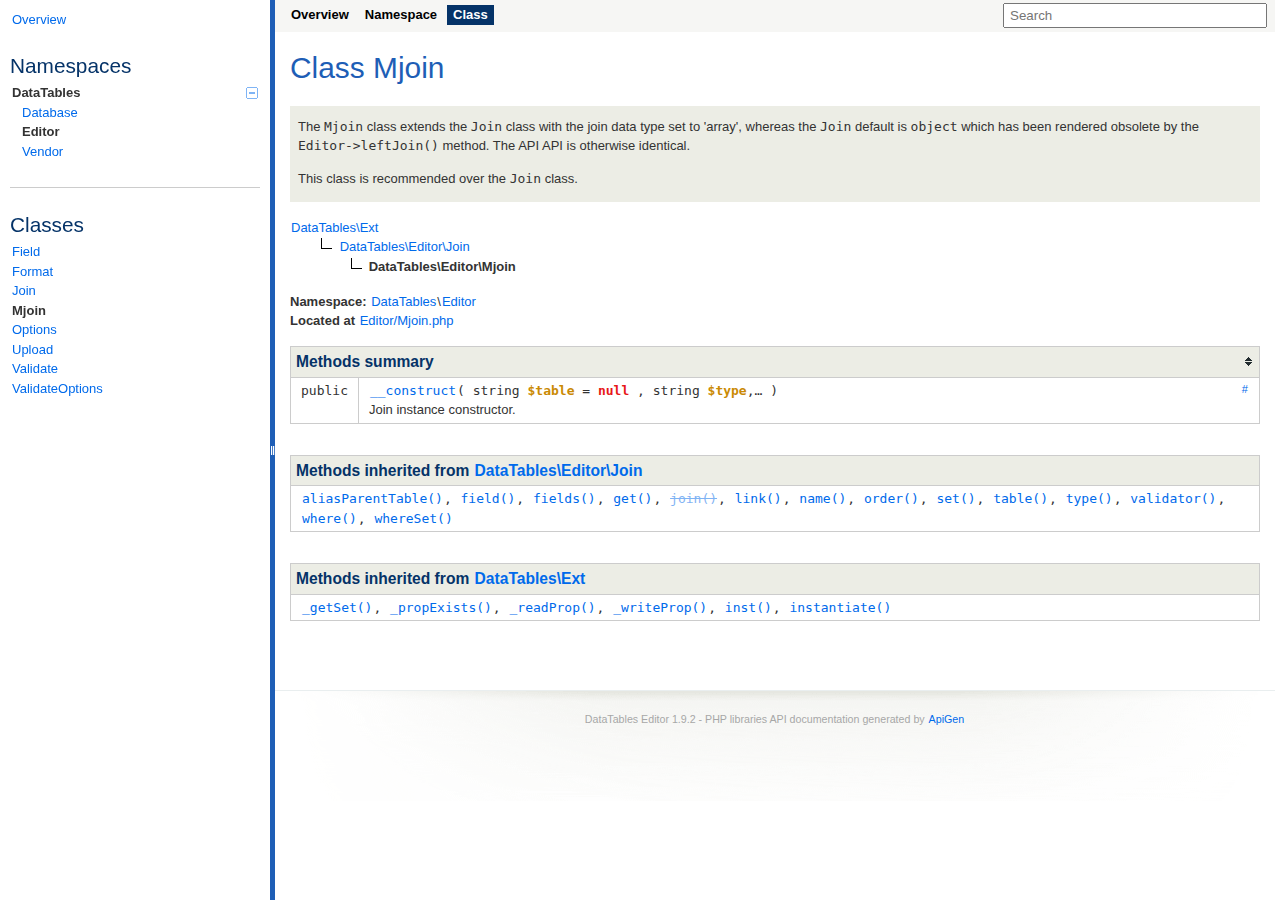
<file: lib/docs/class-DataTables.Editor.Mjoin.html>
<!DOCTYPE html>
<html>
<head>
	<meta charset="utf-8">

	<title>Class DataTables\Editor\Mjoin | DataTables Editor 1.9.2 - PHP libraries</title>

	<link rel="stylesheet" href="resources/style.css?e99947befd7bf673c6b43ff75e9e0f170c88a60e">

</head>

<body>
<div id="left">
	<div id="menu">
		<a href="index.html" title="Overview"><span>Overview</span></a>


		<div id="groups">
				<h3>Namespaces</h3>
			<ul>
				<li class="active">
					<a href="namespace-DataTables.html">
						DataTables<span></span>
					</a>

						<ul>
				<li>
					<a href="namespace-DataTables.Database.html">
						Database					</a>

						</li>
				<li class="active">
					<a href="namespace-DataTables.Editor.html">
						Editor					</a>

						</li>
				<li>
					<a href="namespace-DataTables.Vendor.html">
						Vendor					</a>

						</li>
							</ul></li>
			</ul>
		</div>

		<hr>


		<div id="elements">
			<h3>Classes</h3>
			<ul>
				<li><a href="class-DataTables.Editor.Field.html">Field</a></li>
				<li><a href="class-DataTables.Editor.Format.html">Format</a></li>
				<li><a href="class-DataTables.Editor.Join.html">Join</a></li>
				<li class="active"><a href="class-DataTables.Editor.Mjoin.html">Mjoin</a></li>
				<li><a href="class-DataTables.Editor.Options.html">Options</a></li>
				<li><a href="class-DataTables.Editor.Upload.html">Upload</a></li>
				<li><a href="class-DataTables.Editor.Validate.html">Validate</a></li>
				<li><a href="class-DataTables.Editor.ValidateOptions.html">ValidateOptions</a></li>
			</ul>





		</div>
	</div>
</div>

<div id="splitter"></div>

<div id="right">
<div id="rightInner">
	<form id="search">
		<input type="hidden" name="cx" value="">
		<input type="hidden" name="ie" value="UTF-8">
		<input type="text" name="q" class="text" placeholder="Search">
	</form>

	<div id="navigation">
		<ul>
			<li>
				<a href="index.html" title="Overview"><span>Overview</span></a>
			</li>
			<li>
				<a href="namespace-DataTables.Editor.html" title="Summary of DataTables\Editor"><span>Namespace</span></a>
			</li>
			<li class="active">
<span>Class</span>			</li>
		</ul>
		<ul>
		</ul>
		<ul>
		</ul>
	</div>

<div id="content" class="class">
	<h1>Class Mjoin</h1>


	<div class="description">
	<p>The <code>Mjoin</code> class extends the <code>Join</code> class with the join data type set to
'array', whereas the <code>Join</code> default is <code>object</code> which has been rendered
obsolete by the <code>Editor-&gt;leftJoin()</code> method. The API API is otherwise
identical.</p>

<p>This class is recommended over the <code>Join</code> class.</p>
	</div>

	<dl class="tree">
		<dd style="padding-left:0px">
			<a href="class-DataTables.Ext.html"><span>DataTables\Ext</span></a>
			
			
			
		</dd>
		<dd style="padding-left:30px">
			<img src="resources/inherit.png" alt="Extended by">
			<a href="class-DataTables.Editor.Join.html"><span>DataTables\Editor\Join</span></a>
			
			
			
		</dd>
		<dd style="padding-left:60px">
			<img src="resources/inherit.png" alt="Extended by">
<b><span>DataTables\Editor\Mjoin</span></b>			
			
			
		</dd>
	</dl>








	<div class="info">
		
		
		<b>Namespace:</b> <a href="namespace-DataTables.html">DataTables</a>\<a href="namespace-DataTables.Editor.html">Editor</a><br>
		

			<b>Located at</b> <a href="source-class-DataTables.Editor.Mjoin.html#19-33" title="Go to source code">Editor/Mjoin.php</a>
		<br>
	</div>



	<table class="summary methods" id="methods">
	<caption>Methods summary</caption>
	<tr data-order="__construct" id="___construct">

		<td class="attributes"><code>
			 public 

			
			
			</code>
		</td>

		<td class="name"><div>
		<a class="anchor" href="#___construct">#</a>
		<code><a href="source-class-DataTables.Editor.Mjoin.html#29-32" title="Go to source code">__construct</a>( <span>string <var>$table</var> = <span class="php-keyword1">null</span> </span>, <span>string <var>$type</var>,…</span> )</code>

		<div class="description short">
			<p>Join instance constructor.</p>
		</div>

		<div class="description detailed hidden">
			<p>Join instance constructor.</p>


				<h4>Parameters</h4>
				<div class="list"><dl>
					<dt><var>$table</var></dt>
					<dd>Table name to get the joined data from.</dd>
					<dt><var>$type</var>,…</dt>
					<dd><p>Work with a single result ('object') or an array of
   results ('array') for the join.</p></dd>
				</dl></div>




				<h4>Overrides</h4>
				<div class="list"><code><a href="class-DataTables.Editor.Join.html#___construct">DataTables\Editor\Join::__construct()</a></code></div>

		</div>
		</div></td>
	</tr>
	</table>

	<table class="summary inherited">
	<caption>Methods inherited from <a href="class-DataTables.Editor.Join.html#methods">DataTables\Editor\Join</a></caption>
	<tr>
		<td><code>
			<a href="class-DataTables.Editor.Join.html#_aliasParentTable">aliasParentTable()</a>, 
			<a href="class-DataTables.Editor.Join.html#_field">field()</a>, 
			<a href="class-DataTables.Editor.Join.html#_fields">fields()</a>, 
			<a href="class-DataTables.Editor.Join.html#_get">get()</a>, 
			<a href="class-DataTables.Editor.Join.html#_join"><span class="deprecated">join()</span></a>, 
			<a href="class-DataTables.Editor.Join.html#_link">link()</a>, 
			<a href="class-DataTables.Editor.Join.html#_name">name()</a>, 
			<a href="class-DataTables.Editor.Join.html#_order">order()</a>, 
			<a href="class-DataTables.Editor.Join.html#_set">set()</a>, 
			<a href="class-DataTables.Editor.Join.html#_table">table()</a>, 
			<a href="class-DataTables.Editor.Join.html#_type">type()</a>, 
			<a href="class-DataTables.Editor.Join.html#_validator">validator()</a>, 
			<a href="class-DataTables.Editor.Join.html#_where">where()</a>, 
			<a href="class-DataTables.Editor.Join.html#_whereSet">whereSet()</a>
		</code></td>
	</tr>
	</table>
	<table class="summary inherited">
	<caption>Methods inherited from <a href="class-DataTables.Ext.html#methods">DataTables\Ext</a></caption>
	<tr>
		<td><code>
			<a href="class-DataTables.Ext.html#__getSet">_getSet()</a>, 
			<a href="class-DataTables.Ext.html#__propExists">_propExists()</a>, 
			<a href="class-DataTables.Ext.html#__readProp">_readProp()</a>, 
			<a href="class-DataTables.Ext.html#__writeProp">_writeProp()</a>, 
			<a href="class-DataTables.Ext.html#_inst">inst()</a>, 
			<a href="class-DataTables.Ext.html#_instantiate">instantiate()</a>
		</code></td>
	</tr>
	</table>

















</div>

	<div id="footer">
		DataTables Editor 1.9.2 - PHP libraries API documentation generated by <a href="http://apigen.org">ApiGen</a>
	</div>
</div>
</div>
<script src="resources/combined.js"></script>
<script src="elementlist.js"></script>
</body>
</html>
</file>
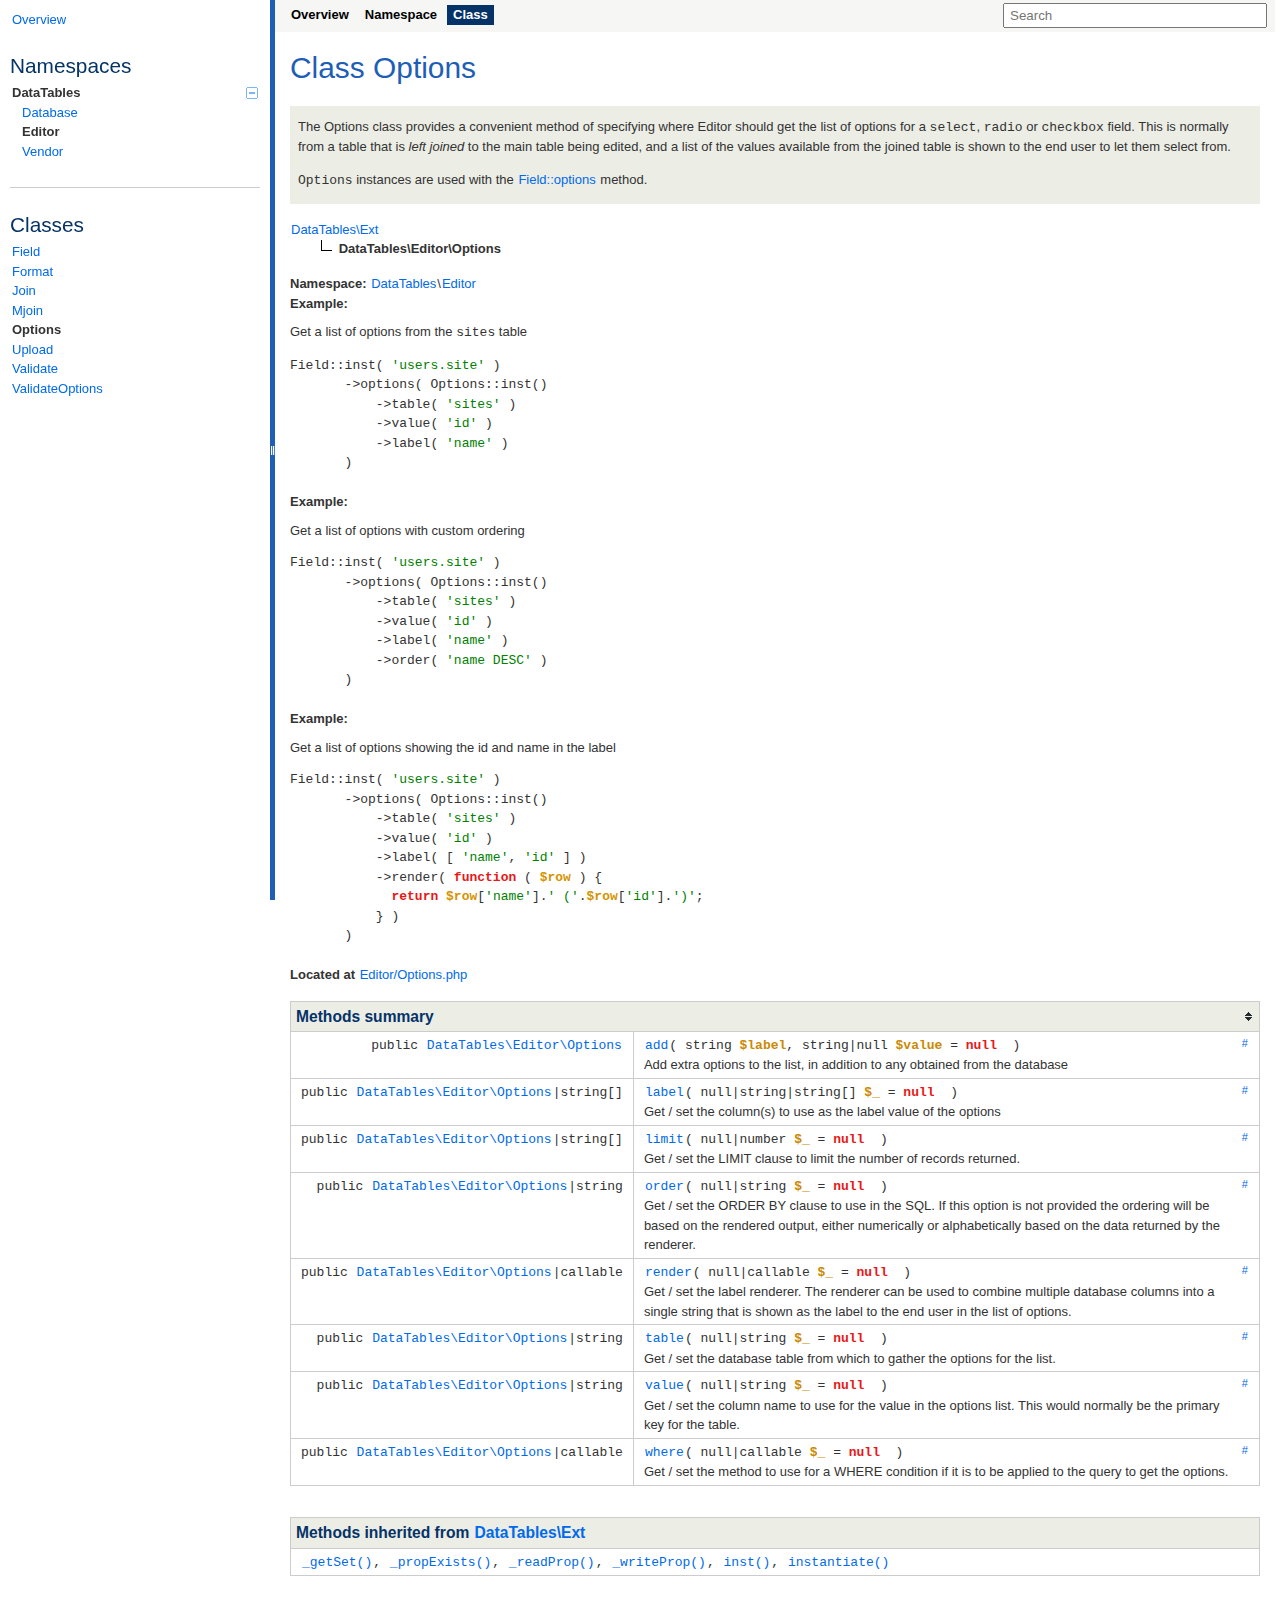
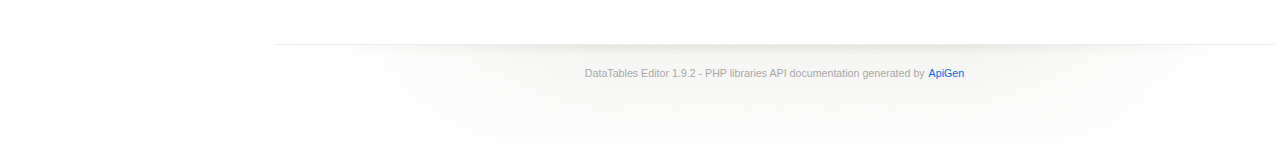
<file: lib/docs/class-DataTables.Editor.Options.html>
<!DOCTYPE html>
<html>
<head>
	<meta charset="utf-8">

	<title>Class DataTables\Editor\Options | DataTables Editor 1.9.2 - PHP libraries</title>

	<link rel="stylesheet" href="resources/style.css?e99947befd7bf673c6b43ff75e9e0f170c88a60e">

</head>

<body>
<div id="left">
	<div id="menu">
		<a href="index.html" title="Overview"><span>Overview</span></a>


		<div id="groups">
				<h3>Namespaces</h3>
			<ul>
				<li class="active">
					<a href="namespace-DataTables.html">
						DataTables<span></span>
					</a>

						<ul>
				<li>
					<a href="namespace-DataTables.Database.html">
						Database					</a>

						</li>
				<li class="active">
					<a href="namespace-DataTables.Editor.html">
						Editor					</a>

						</li>
				<li>
					<a href="namespace-DataTables.Vendor.html">
						Vendor					</a>

						</li>
							</ul></li>
			</ul>
		</div>

		<hr>


		<div id="elements">
			<h3>Classes</h3>
			<ul>
				<li><a href="class-DataTables.Editor.Field.html">Field</a></li>
				<li><a href="class-DataTables.Editor.Format.html">Format</a></li>
				<li><a href="class-DataTables.Editor.Join.html">Join</a></li>
				<li><a href="class-DataTables.Editor.Mjoin.html">Mjoin</a></li>
				<li class="active"><a href="class-DataTables.Editor.Options.html">Options</a></li>
				<li><a href="class-DataTables.Editor.Upload.html">Upload</a></li>
				<li><a href="class-DataTables.Editor.Validate.html">Validate</a></li>
				<li><a href="class-DataTables.Editor.ValidateOptions.html">ValidateOptions</a></li>
			</ul>





		</div>
	</div>
</div>

<div id="splitter"></div>

<div id="right">
<div id="rightInner">
	<form id="search">
		<input type="hidden" name="cx" value="">
		<input type="hidden" name="ie" value="UTF-8">
		<input type="text" name="q" class="text" placeholder="Search">
	</form>

	<div id="navigation">
		<ul>
			<li>
				<a href="index.html" title="Overview"><span>Overview</span></a>
			</li>
			<li>
				<a href="namespace-DataTables.Editor.html" title="Summary of DataTables\Editor"><span>Namespace</span></a>
			</li>
			<li class="active">
<span>Class</span>			</li>
		</ul>
		<ul>
		</ul>
		<ul>
		</ul>
	</div>

<div id="content" class="class">
	<h1>Class Options</h1>


	<div class="description">
	<p>The Options class provides a convenient method of specifying where Editor
should get the list of options for a <code>select</code>, <code>radio</code> or <code>checkbox</code> field.
This is normally from a table that is <em>left joined</em> to the main table being
edited, and a list of the values available from the joined table is shown to
the end user to let them select from.</p>

<p><code>Options</code> instances are used with the <a href="Field::options">Field::options</a> method.</p>
	</div>

	<dl class="tree">
		<dd style="padding-left:0px">
			<a href="class-DataTables.Ext.html"><span>DataTables\Ext</span></a>
			
			
			
		</dd>
		<dd style="padding-left:30px">
			<img src="resources/inherit.png" alt="Extended by">
<b><span>DataTables\Editor\Options</span></b>			
			
			
		</dd>
	</dl>








	<div class="info">
		
		
		<b>Namespace:</b> <a href="namespace-DataTables.html">DataTables</a>\<a href="namespace-DataTables.Editor.html">Editor</a><br>
		

				<b>Example:</b>
				<p>Get a list of options from the <code>sites</code> table</p>

<pre>Field::inst( <span class="php-quote">'users.site'</span> )
       -&gt;options( Options::inst()
           -&gt;table( <span class="php-quote">'sites'</span> )
           -&gt;value( <span class="php-quote">'id'</span> )
           -&gt;label( <span class="php-quote">'name'</span> )
       )</pre><br>
				<b>Example:</b>
				<p>Get a list of options with custom ordering</p>

<pre>Field::inst( <span class="php-quote">'users.site'</span> )
       -&gt;options( Options::inst()
           -&gt;table( <span class="php-quote">'sites'</span> )
           -&gt;value( <span class="php-quote">'id'</span> )
           -&gt;label( <span class="php-quote">'name'</span> )
           -&gt;order( <span class="php-quote">'name DESC'</span> )
       )</pre><br>
				<b>Example:</b>
				<p>Get a list of options showing the id and name in the label</p>

<pre>Field::inst( <span class="php-quote">'users.site'</span> )
       -&gt;options( Options::inst()
           -&gt;table( <span class="php-quote">'sites'</span> )
           -&gt;value( <span class="php-quote">'id'</span> )
           -&gt;label( [ <span class="php-quote">'name'</span>, <span class="php-quote">'id'</span> ] )
           -&gt;render( <span class="php-keyword1">function</span> ( <span class="php-var">$row</span> ) {
             <span class="php-keyword1">return</span> <span class="php-var">$row</span>[<span class="php-quote">'name'</span>].<span class="php-quote">' ('</span>.<span class="php-var">$row</span>[<span class="php-quote">'id'</span>].<span class="php-quote">')'</span>;
           } )
       )</pre><br>
			<b>Located at</b> <a href="source-class-DataTables.Editor.Options.html#18-315" title="Go to source code">Editor/Options.php</a>
		<br>
	</div>



	<table class="summary methods" id="methods">
	<caption>Methods summary</caption>
	<tr data-order="add" id="_add">

		<td class="attributes"><code>
			 public 

			<code><a href="class-DataTables.Editor.Options.html">DataTables\Editor\Options</a></code>
			
			</code>
		</td>

		<td class="name"><div>
		<a class="anchor" href="#_add">#</a>
		<code><a href="source-class-DataTables.Editor.Options.html#97-116" title="Go to source code">add</a>( <span>string <var>$label</var></span>, <span>string|null <var>$value</var> = <span class="php-keyword1">null</span> </span> )</code>

		<div class="description short">
			<p>Add extra options to the list, in addition to any obtained from the database</p>
		</div>

		<div class="description detailed hidden">
			<p>Add extra options to the list, in addition to any obtained from the database</p>


				<h4>Parameters</h4>
				<div class="list"><dl>
					<dt><var>$label</var></dt>
					<dd>The label to use for the option</dd>
					<dt><var>$value</var></dt>
					<dd>Value for the option. If not given, the label will be used</dd>
				</dl></div>

				<h4>Returns</h4>
				<div class="list">
					<code><a href="class-DataTables.Editor.Options.html">DataTables\Editor\Options</a></code><br>Self for chaining
				</div>




		</div>
		</div></td>
	</tr>
	<tr data-order="label" id="_label">

		<td class="attributes"><code>
			 public 

			<code><a href="class-DataTables.Editor.Options.html">DataTables\Editor\Options</a></code>|string[]
			
			</code>
		</td>

		<td class="name"><div>
		<a class="anchor" href="#_label">#</a>
		<code><a href="source-class-DataTables.Editor.Options.html#118-139" title="Go to source code">label</a>( <span>null|string|string[] <var>$_</var> = <span class="php-keyword1">null</span> </span> )</code>

		<div class="description short">
			<p>Get / set the column(s) to use as the label value of the options</p>
		</div>

		<div class="description detailed hidden">
			<p>Get / set the column(s) to use as the label value of the options</p>


				<h4>Parameters</h4>
				<div class="list"><dl>
					<dt><var>$_</var></dt>
					<dd><p>null to get the current value, string or
  array to get.</p></dd>
				</dl></div>

				<h4>Returns</h4>
				<div class="list">
					<code><a href="class-DataTables.Editor.Options.html">DataTables\Editor\Options</a></code>|string[]<br><p>Self if setting for chaining, array of values if
  getting.</p>
				</div>




		</div>
		</div></td>
	</tr>
	<tr data-order="limit" id="_limit">

		<td class="attributes"><code>
			 public 

			<code><a href="class-DataTables.Editor.Options.html">DataTables\Editor\Options</a></code>|string[]
			
			</code>
		</td>

		<td class="name"><div>
		<a class="anchor" href="#_limit">#</a>
		<code><a href="source-class-DataTables.Editor.Options.html#141-150" title="Go to source code">limit</a>( <span>null|number <var>$_</var> = <span class="php-keyword1">null</span> </span> )</code>

		<div class="description short">
			<p>Get / set the LIMIT clause to limit the number of records returned.</p>
		</div>

		<div class="description detailed hidden">
			<p>Get / set the LIMIT clause to limit the number of records returned.</p>


				<h4>Parameters</h4>
				<div class="list"><dl>
					<dt><var>$_</var></dt>
					<dd>Number of rows to limit the result to</dd>
				</dl></div>

				<h4>Returns</h4>
				<div class="list">
					<code><a href="class-DataTables.Editor.Options.html">DataTables\Editor\Options</a></code>|string[]<br>Self if setting for chaining, limit if getting.
				</div>




		</div>
		</div></td>
	</tr>
	<tr data-order="order" id="_order">

		<td class="attributes"><code>
			 public 

			<code><a href="class-DataTables.Editor.Options.html">DataTables\Editor\Options</a></code>|string
			
			</code>
		</td>

		<td class="name"><div>
		<a class="anchor" href="#_order">#</a>
		<code><a href="source-class-DataTables.Editor.Options.html#152-163" title="Go to source code">order</a>( <span>null|string <var>$_</var> = <span class="php-keyword1">null</span> </span> )</code>

		<div class="description short">
			<p>Get / set the ORDER BY clause to use in the SQL. If this option is not
provided the ordering will be based on the rendered output, either
numerically or alphabetically based on the data returned by the renderer.</p>
		</div>

		<div class="description detailed hidden">
			<p>Get / set the ORDER BY clause to use in the SQL. If this option is not
provided the ordering will be based on the rendered output, either
numerically or alphabetically based on the data returned by the renderer.</p>


				<h4>Parameters</h4>
				<div class="list"><dl>
					<dt><var>$_</var></dt>
					<dd>String to set, null to get current value</dd>
				</dl></div>

				<h4>Returns</h4>
				<div class="list">
					<code><a href="class-DataTables.Editor.Options.html">DataTables\Editor\Options</a></code>|string<br>Self if setting for chaining, string if getting.
				</div>




		</div>
		</div></td>
	</tr>
	<tr data-order="render" id="_render">

		<td class="attributes"><code>
			 public 

			<code><a href="class-DataTables.Editor.Options.html">DataTables\Editor\Options</a></code>|callable
			
			</code>
		</td>

		<td class="name"><div>
		<a class="anchor" href="#_render">#</a>
		<code><a href="source-class-DataTables.Editor.Options.html#165-177" title="Go to source code">render</a>( <span>null|callable <var>$_</var> = <span class="php-keyword1">null</span> </span> )</code>

		<div class="description short">
			<p>Get / set the label renderer. The renderer can be used to combine
multiple database columns into a single string that is shown as the label
to the end user in the list of options.</p>
		</div>

		<div class="description detailed hidden">
			<p>Get / set the label renderer. The renderer can be used to combine
multiple database columns into a single string that is shown as the label
to the end user in the list of options.</p>


				<h4>Parameters</h4>
				<div class="list"><dl>
					<dt><var>$_</var></dt>
					<dd>Function to set, null to get current value</dd>
				</dl></div>

				<h4>Returns</h4>
				<div class="list">
					<code><a href="class-DataTables.Editor.Options.html">DataTables\Editor\Options</a></code>|callable<br><p>Self if setting for chaining, callable if
  getting.</p>
				</div>




		</div>
		</div></td>
	</tr>
	<tr data-order="table" id="_table">

		<td class="attributes"><code>
			 public 

			<code><a href="class-DataTables.Editor.Options.html">DataTables\Editor\Options</a></code>|string
			
			</code>
		</td>

		<td class="name"><div>
		<a class="anchor" href="#_table">#</a>
		<code><a href="source-class-DataTables.Editor.Options.html#179-189" title="Go to source code">table</a>( <span>null|string <var>$_</var> = <span class="php-keyword1">null</span> </span> )</code>

		<div class="description short">
			<p>Get / set the database table from which to gather the options for the
list.</p>
		</div>

		<div class="description detailed hidden">
			<p>Get / set the database table from which to gather the options for the
list.</p>


				<h4>Parameters</h4>
				<div class="list"><dl>
					<dt><var>$_</var></dt>
					<dd>String to set, null to get current value</dd>
				</dl></div>

				<h4>Returns</h4>
				<div class="list">
					<code><a href="class-DataTables.Editor.Options.html">DataTables\Editor\Options</a></code>|string<br>Self if setting for chaining, string if getting.
				</div>




		</div>
		</div></td>
	</tr>
	<tr data-order="value" id="_value">

		<td class="attributes"><code>
			 public 

			<code><a href="class-DataTables.Editor.Options.html">DataTables\Editor\Options</a></code>|string
			
			</code>
		</td>

		<td class="name"><div>
		<a class="anchor" href="#_value">#</a>
		<code><a href="source-class-DataTables.Editor.Options.html#191-201" title="Go to source code">value</a>( <span>null|string <var>$_</var> = <span class="php-keyword1">null</span> </span> )</code>

		<div class="description short">
			<p>Get / set the column name to use for the value in the options list. This
would normally be the primary key for the table.</p>
		</div>

		<div class="description detailed hidden">
			<p>Get / set the column name to use for the value in the options list. This
would normally be the primary key for the table.</p>


				<h4>Parameters</h4>
				<div class="list"><dl>
					<dt><var>$_</var></dt>
					<dd>String to set, null to get current value</dd>
				</dl></div>

				<h4>Returns</h4>
				<div class="list">
					<code><a href="class-DataTables.Editor.Options.html">DataTables\Editor\Options</a></code>|string<br>Self if setting for chaining, string if getting.
				</div>




		</div>
		</div></td>
	</tr>
	<tr data-order="where" id="_where">

		<td class="attributes"><code>
			 public 

			<code><a href="class-DataTables.Editor.Options.html">DataTables\Editor\Options</a></code>|callable
			
			</code>
		</td>

		<td class="name"><div>
		<a class="anchor" href="#_where">#</a>
		<code><a href="source-class-DataTables.Editor.Options.html#203-214" title="Go to source code">where</a>( <span>null|callable <var>$_</var> = <span class="php-keyword1">null</span> </span> )</code>

		<div class="description short">
			<p>Get / set the method to use for a WHERE condition if it is to be
applied to the query to get the options.</p>
		</div>

		<div class="description detailed hidden">
			<p>Get / set the method to use for a WHERE condition if it is to be
applied to the query to get the options.</p>


				<h4>Parameters</h4>
				<div class="list"><dl>
					<dt><var>$_</var></dt>
					<dd>Function to set, null to get current value</dd>
				</dl></div>

				<h4>Returns</h4>
				<div class="list">
					<code><a href="class-DataTables.Editor.Options.html">DataTables\Editor\Options</a></code>|callable<br><p>Self if setting for chaining, callable if
  getting.</p>
				</div>




		</div>
		</div></td>
	</tr>
	</table>

	<table class="summary inherited">
	<caption>Methods inherited from <a href="class-DataTables.Ext.html#methods">DataTables\Ext</a></caption>
	<tr>
		<td><code>
			<a href="class-DataTables.Ext.html#__getSet">_getSet()</a>, 
			<a href="class-DataTables.Ext.html#__propExists">_propExists()</a>, 
			<a href="class-DataTables.Ext.html#__readProp">_readProp()</a>, 
			<a href="class-DataTables.Ext.html#__writeProp">_writeProp()</a>, 
			<a href="class-DataTables.Ext.html#_inst">inst()</a>, 
			<a href="class-DataTables.Ext.html#_instantiate">instantiate()</a>
		</code></td>
	</tr>
	</table>

















</div>

	<div id="footer">
		DataTables Editor 1.9.2 - PHP libraries API documentation generated by <a href="http://apigen.org">ApiGen</a>
	</div>
</div>
</div>
<script src="resources/combined.js"></script>
<script src="elementlist.js"></script>
</body>
</html>
</file>
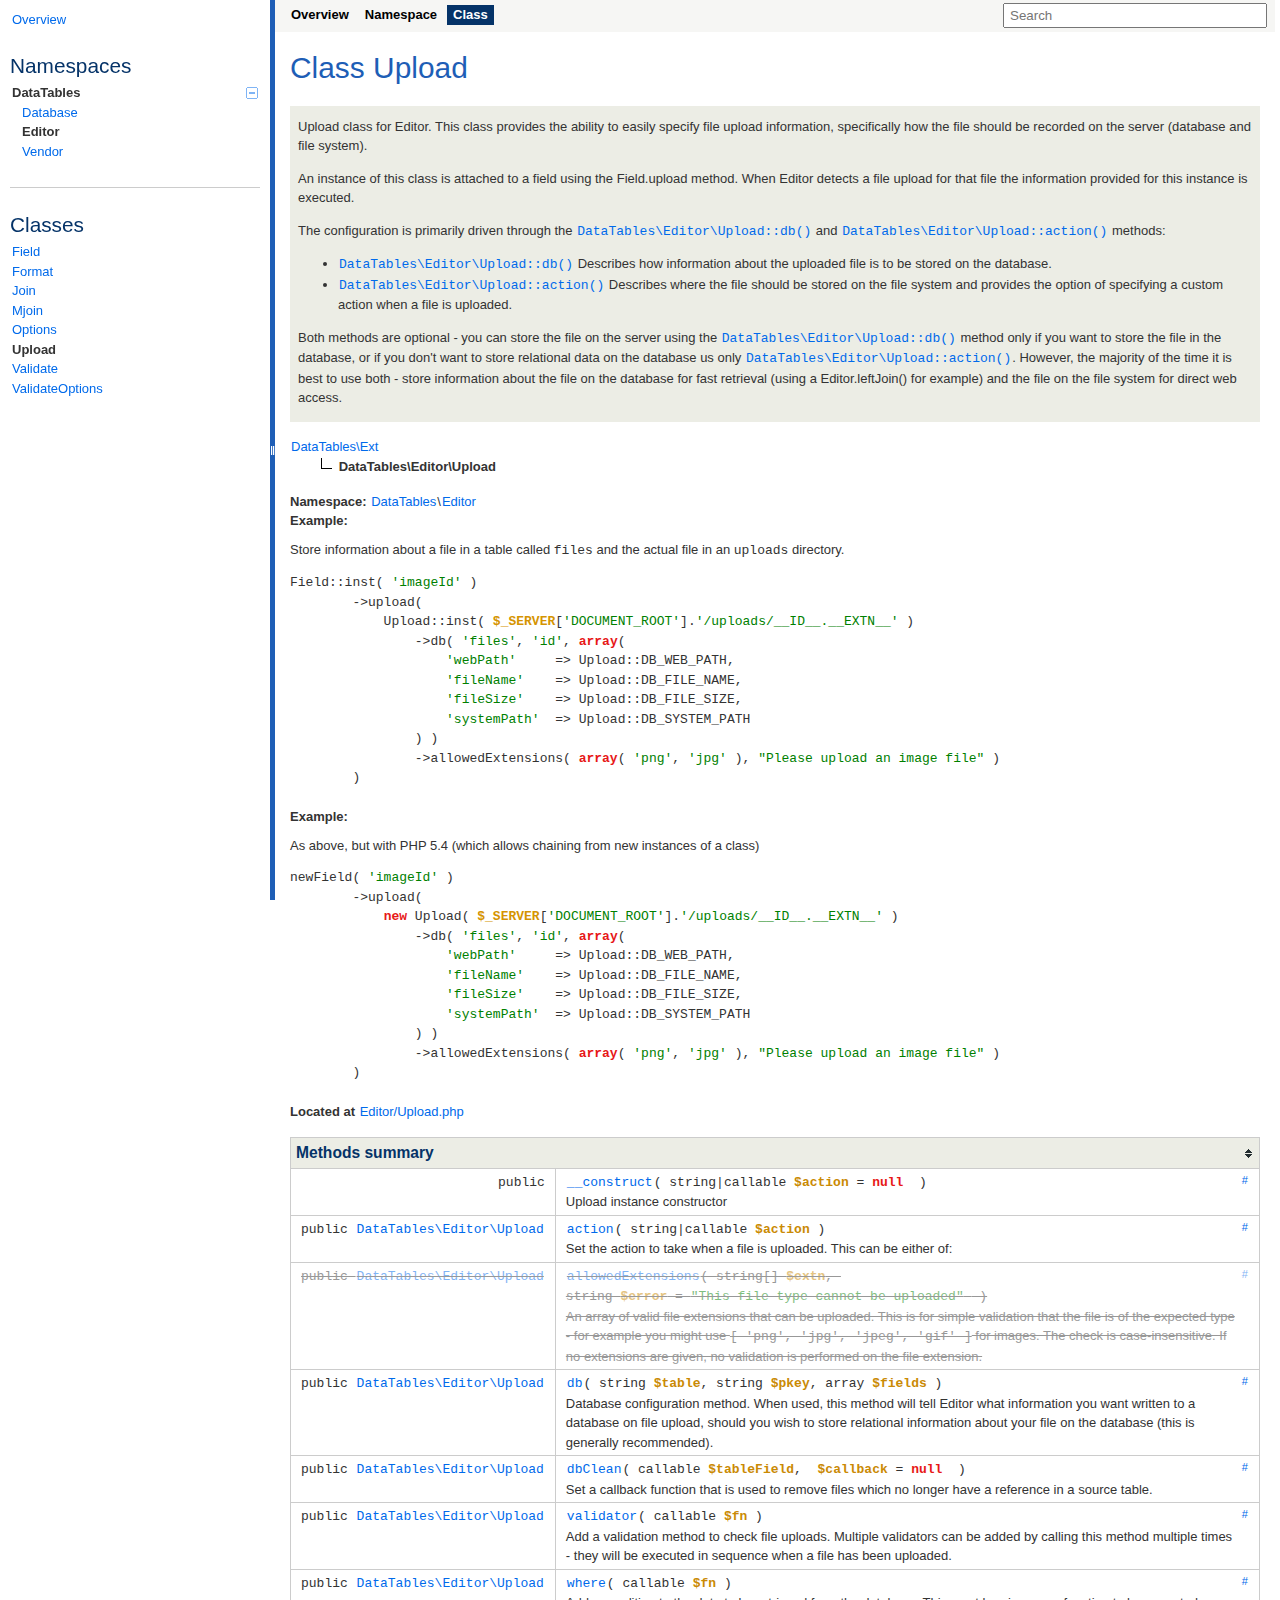
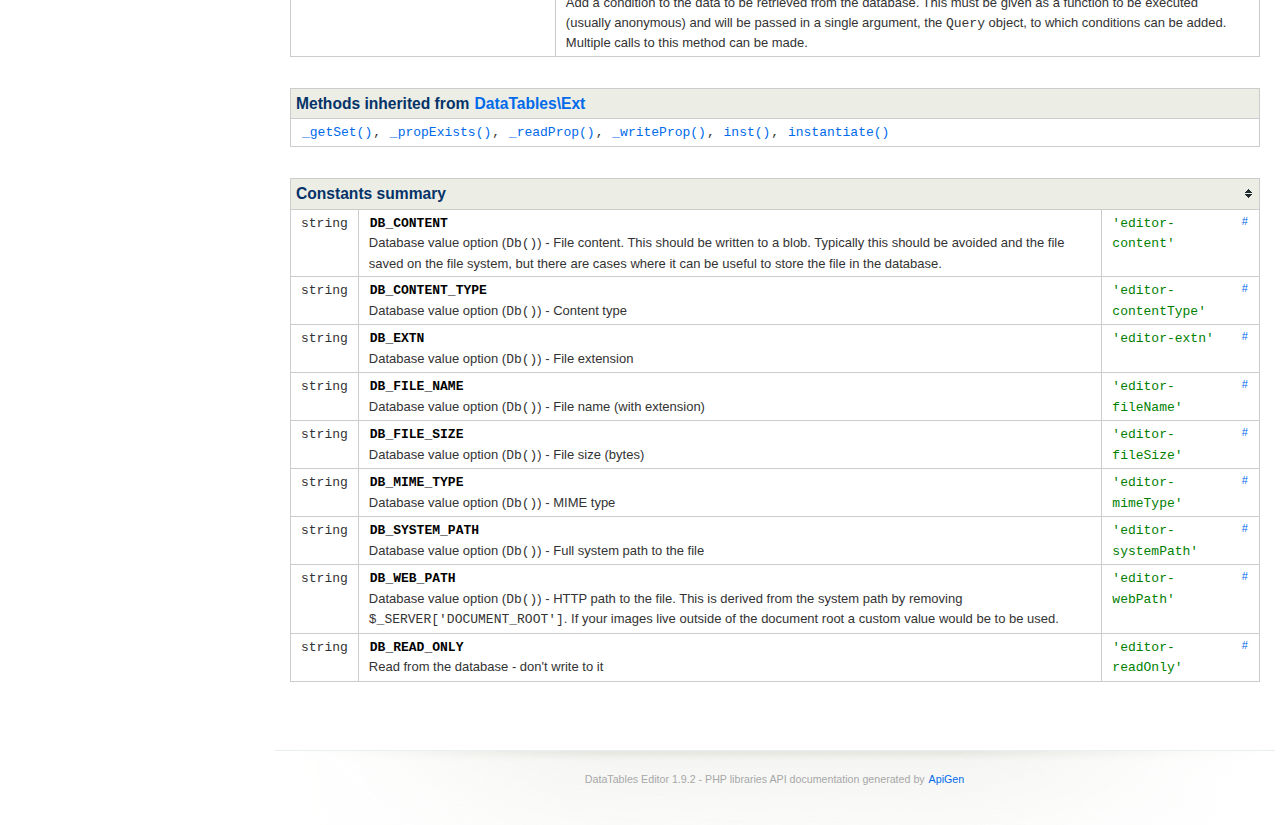
<file: lib/docs/class-DataTables.Editor.Upload.html>
<!DOCTYPE html>
<html>
<head>
	<meta charset="utf-8">

	<title>Class DataTables\Editor\Upload | DataTables Editor 1.9.2 - PHP libraries</title>

	<link rel="stylesheet" href="resources/style.css?e99947befd7bf673c6b43ff75e9e0f170c88a60e">

</head>

<body>
<div id="left">
	<div id="menu">
		<a href="index.html" title="Overview"><span>Overview</span></a>


		<div id="groups">
				<h3>Namespaces</h3>
			<ul>
				<li class="active">
					<a href="namespace-DataTables.html">
						DataTables<span></span>
					</a>

						<ul>
				<li>
					<a href="namespace-DataTables.Database.html">
						Database					</a>

						</li>
				<li class="active">
					<a href="namespace-DataTables.Editor.html">
						Editor					</a>

						</li>
				<li>
					<a href="namespace-DataTables.Vendor.html">
						Vendor					</a>

						</li>
							</ul></li>
			</ul>
		</div>

		<hr>


		<div id="elements">
			<h3>Classes</h3>
			<ul>
				<li><a href="class-DataTables.Editor.Field.html">Field</a></li>
				<li><a href="class-DataTables.Editor.Format.html">Format</a></li>
				<li><a href="class-DataTables.Editor.Join.html">Join</a></li>
				<li><a href="class-DataTables.Editor.Mjoin.html">Mjoin</a></li>
				<li><a href="class-DataTables.Editor.Options.html">Options</a></li>
				<li class="active"><a href="class-DataTables.Editor.Upload.html">Upload</a></li>
				<li><a href="class-DataTables.Editor.Validate.html">Validate</a></li>
				<li><a href="class-DataTables.Editor.ValidateOptions.html">ValidateOptions</a></li>
			</ul>





		</div>
	</div>
</div>

<div id="splitter"></div>

<div id="right">
<div id="rightInner">
	<form id="search">
		<input type="hidden" name="cx" value="">
		<input type="hidden" name="ie" value="UTF-8">
		<input type="text" name="q" class="text" placeholder="Search">
	</form>

	<div id="navigation">
		<ul>
			<li>
				<a href="index.html" title="Overview"><span>Overview</span></a>
			</li>
			<li>
				<a href="namespace-DataTables.Editor.html" title="Summary of DataTables\Editor"><span>Namespace</span></a>
			</li>
			<li class="active">
<span>Class</span>			</li>
		</ul>
		<ul>
		</ul>
		<ul>
		</ul>
	</div>

<div id="content" class="class">
	<h1>Class Upload</h1>


	<div class="description">
	<p>Upload class for Editor. This class provides the ability to easily specify
file upload information, specifically how the file should be recorded on
the server (database and file system).</p>

<p>An instance of this class is attached to a field using the Field.upload method. When Editor detects a file upload for that file the
information provided for this instance is executed.</p>

<p>The configuration is primarily driven through the <code><a href="class-DataTables.Editor.Upload.html#_db">DataTables\Editor\Upload::db()</a></code> and <code><a href="class-DataTables.Editor.Upload.html#_action">DataTables\Editor\Upload::action()</a></code> methods:</p>

<ul>
<li><code><a href="class-DataTables.Editor.Upload.html#_db">DataTables\Editor\Upload::db()</a></code> Describes how information about the uploaded file is to be stored on the database.</li>
<li><code><a href="class-DataTables.Editor.Upload.html#_action">DataTables\Editor\Upload::action()</a></code> Describes where the file should be stored on the file system and provides the option of specifying a custom action when a file is uploaded.</li>
</ul>

<p>Both methods are optional - you can store the file on the server using the
<code><a href="class-DataTables.Editor.Upload.html#_db">DataTables\Editor\Upload::db()</a></code> method only if you want to store the file in the database, or if
you don't want to store relational data on the database us only <code><a href="class-DataTables.Editor.Upload.html#_action">DataTables\Editor\Upload::action()</a></code>. However, the majority of the time it is best to use both - store
information about the file on the database for fast retrieval (using a Editor.leftJoin() for example) and the file on the file system for direct
web access.</p>
	</div>

	<dl class="tree">
		<dd style="padding-left:0px">
			<a href="class-DataTables.Ext.html"><span>DataTables\Ext</span></a>
			
			
			
		</dd>
		<dd style="padding-left:30px">
			<img src="resources/inherit.png" alt="Extended by">
<b><span>DataTables\Editor\Upload</span></b>			
			
			
		</dd>
	</dl>








	<div class="info">
		
		
		<b>Namespace:</b> <a href="namespace-DataTables.html">DataTables</a>\<a href="namespace-DataTables.Editor.html">Editor</a><br>
		

				<b>Example:</b>
				<p>Store information about a file in a table called <code>files</code> and the actual
     file in an <code>uploads</code> directory.</p>

<pre>Field::inst( <span class="php-quote">'imageId'</span> )
        -&gt;upload(
            Upload::inst( <span class="php-var">$_SERVER</span>[<span class="php-quote">'DOCUMENT_ROOT'</span>].<span class="php-quote">'/uploads/__ID__.__EXTN__'</span> )
                -&gt;db( <span class="php-quote">'files'</span>, <span class="php-quote">'id'</span>, <span class="php-keyword1">array</span>(
                    <span class="php-quote">'webPath'</span>     =&gt; Upload::DB_WEB_PATH,
                    <span class="php-quote">'fileName'</span>    =&gt; Upload::DB_FILE_NAME,
                    <span class="php-quote">'fileSize'</span>    =&gt; Upload::DB_FILE_SIZE,
                    <span class="php-quote">'systemPath'</span>  =&gt; Upload::DB_SYSTEM_PATH
                ) )
                -&gt;allowedExtensions( <span class="php-keyword1">array</span>( <span class="php-quote">'png'</span>, <span class="php-quote">'jpg'</span> ), <span class="php-quote">&quot;Please upload an image file&quot;</span> )
        )</pre><br>
				<b>Example:</b>
				<p>As above, but with PHP 5.4 (which allows chaining from new instances of a
     class)</p>

<pre>newField( <span class="php-quote">'imageId'</span> )
        -&gt;upload(
            <span class="php-keyword1">new</span> Upload( <span class="php-var">$_SERVER</span>[<span class="php-quote">'DOCUMENT_ROOT'</span>].<span class="php-quote">'/uploads/__ID__.__EXTN__'</span> )
                -&gt;db( <span class="php-quote">'files'</span>, <span class="php-quote">'id'</span>, <span class="php-keyword1">array</span>(
                    <span class="php-quote">'webPath'</span>     =&gt; Upload::DB_WEB_PATH,
                    <span class="php-quote">'fileName'</span>    =&gt; Upload::DB_FILE_NAME,
                    <span class="php-quote">'fileSize'</span>    =&gt; Upload::DB_FILE_SIZE,
                    <span class="php-quote">'systemPath'</span>  =&gt; Upload::DB_SYSTEM_PATH
                ) )
                -&gt;allowedExtensions( <span class="php-keyword1">array</span>( <span class="php-quote">'png'</span>, <span class="php-quote">'jpg'</span> ), <span class="php-quote">&quot;Please upload an image file&quot;</span> )
        )</pre><br>
			<b>Located at</b> <a href="source-class-DataTables.Editor.Upload.html#19-693" title="Go to source code">Editor/Upload.php</a>
		<br>
	</div>



	<table class="summary methods" id="methods">
	<caption>Methods summary</caption>
	<tr data-order="__construct" id="___construct">

		<td class="attributes"><code>
			 public 

			
			
			</code>
		</td>

		<td class="name"><div>
		<a class="anchor" href="#___construct">#</a>
		<code><a href="source-class-DataTables.Editor.Upload.html#142-152" title="Go to source code">__construct</a>( <span>string|callable <var>$action</var> = <span class="php-keyword1">null</span> </span> )</code>

		<div class="description short">
			<p>Upload instance constructor</p>
		</div>

		<div class="description detailed hidden">
			<p>Upload instance constructor</p>


				<h4>Parameters</h4>
				<div class="list"><dl>
					<dt><var>$action</var></dt>
					<dd><p>Action to take on upload - this is applied
    directly to <code><a href="class-DataTables.Editor.Upload.html#_action">DataTables\Editor\Upload::action()</a></code>.</p></dd>
				</dl></div>





		</div>
		</div></td>
	</tr>
	<tr data-order="action" id="_action">

		<td class="attributes"><code>
			 public 

			<code><a href="class-DataTables.Editor.Upload.html">DataTables\Editor\Upload</a></code>
			
			</code>
		</td>

		<td class="name"><div>
		<a class="anchor" href="#_action">#</a>
		<code><a href="source-class-DataTables.Editor.Upload.html#159-182" title="Go to source code">action</a>( <span>string|callable <var>$action</var></span> )</code>

		<div class="description short">
			<p>Set the action to take when a file is uploaded. This can be either of:</p>
		</div>

		<div class="description detailed hidden">
			<p>Set the action to take when a file is uploaded. This can be either of:</p>

<ul>
<li>A string - the value given is the full system path to where the uploaded file is written to. The value given can include three "macros" which are replaced by the script dependent on the uploaded file: * <code>__EXTN__</code> - the file extension * <code>__NAME__</code> - the uploaded file's name (including the extension) * <code>__ID__</code> - Database primary key value if the <code><a href="class-DataTables.Editor.Upload.html#_db">DataTables\Editor\Upload::db()</a></code> method is used.</li>
<li>A closure - if a function is given the responsibility of what to do with the uploaded file is transferred to this function. That will typically involve writing it to the file system so it can be used later.</li>
</ul>


				<h4>Parameters</h4>
				<div class="list"><dl>
					<dt><var>$action</var></dt>
					<dd>Action to take - see description above.</dd>
				</dl></div>

				<h4>Returns</h4>
				<div class="list">
					<code><a href="class-DataTables.Editor.Upload.html">DataTables\Editor\Upload</a></code><br>Current instance, used for chaining
				</div>




		</div>
		</div></td>
	</tr>
	<tr data-order="allowedExtensions" id="_allowedExtensions" class="deprecated">

		<td class="attributes"><code>
			 public 

			<code><a href="class-DataTables.Editor.Upload.html">DataTables\Editor\Upload</a></code>
			
			</code>
		</td>

		<td class="name"><div>
		<a class="anchor" href="#_allowedExtensions">#</a>
		<code><a href="source-class-DataTables.Editor.Upload.html#185-205" title="Go to source code">allowedExtensions</a>( <span>string[] <var>$extn</var></span>, <span>string <var>$error</var> = <span class="php-quote">&quot;This file type cannot be uploaded&quot;</span> </span> )</code>

		<div class="description short">
			<p>An array of valid file extensions that can be uploaded. This is for
simple validation that the file is of the expected type - for example you
might use <code>[ 'png', 'jpg', 'jpeg', 'gif' ]</code> for images. The check is
case-insensitive. If no extensions are given, no validation is performed
on the file extension.</p>
		</div>

		<div class="description detailed hidden">
			<p>An array of valid file extensions that can be uploaded. This is for
simple validation that the file is of the expected type - for example you
might use <code>[ 'png', 'jpg', 'jpeg', 'gif' ]</code> for images. The check is
case-insensitive. If no extensions are given, no validation is performed
on the file extension.</p>

				<h4>Deprecated</h4>
				<div class="list">
						Use Validate::fileExtensions<br>
				</div>

				<h4>Parameters</h4>
				<div class="list"><dl>
					<dt><var>$extn</var></dt>
					<dd><p>List of file extensions that are allowable for
    the upload</p></dd>
					<dt><var>$error</var></dt>
					<dd><p>Error message if a file is uploaded that doesn't
    match the valid list of extensions.</p></dd>
				</dl></div>

				<h4>Returns</h4>
				<div class="list">
					<code><a href="class-DataTables.Editor.Upload.html">DataTables\Editor\Upload</a></code><br>Current instance, used for chaining
				</div>




		</div>
		</div></td>
	</tr>
	<tr data-order="db" id="_db">

		<td class="attributes"><code>
			 public 

			<code><a href="class-DataTables.Editor.Upload.html">DataTables\Editor\Upload</a></code>
			
			</code>
		</td>

		<td class="name"><div>
		<a class="anchor" href="#_db">#</a>
		<code><a href="source-class-DataTables.Editor.Upload.html#208-233" title="Go to source code">db</a>( <span>string <var>$table</var></span>, <span>string <var>$pkey</var></span>, <span>array <var>$fields</var></span> )</code>

		<div class="description short">
			<p>Database configuration method. When used, this method will tell Editor
what information you want written to a database on file upload, should
you wish to store relational information about your file on the database
(this is generally recommended).</p>
		</div>

		<div class="description detailed hidden">
			<p>Database configuration method. When used, this method will tell Editor
what information you want written to a database on file upload, should
you wish to store relational information about your file on the database
(this is generally recommended).</p>


				<h4>Parameters</h4>
				<div class="list"><dl>
					<dt><var>$table</var></dt>
					<dd><p>The name of the table where the file information
    should be stored</p></dd>
					<dt><var>$pkey</var></dt>
					<dd><p>Primary key column name. The <code>Upload</code> class
    requires that the database table have a single primary key so each
    row can be uniquely identified.</p></dd>
					<dt><var>$fields</var></dt>
					<dd><p>A list of the fields to be written to on upload.
    The property names are the database columns and the values can be
    defined by the constants of this class. The value can also be a
    string or a closure function if you wish to send custom information
    to the database.</p></dd>
				</dl></div>

				<h4>Returns</h4>
				<div class="list">
					<code><a href="class-DataTables.Editor.Upload.html">DataTables\Editor\Upload</a></code><br>Current instance, used for chaining
				</div>




		</div>
		</div></td>
	</tr>
	<tr data-order="dbClean" id="_dbClean">

		<td class="attributes"><code>
			 public 

			<code><a href="class-DataTables.Editor.Upload.html">DataTables\Editor\Upload</a></code>
			
			</code>
		</td>

		<td class="name"><div>
		<a class="anchor" href="#_dbClean">#</a>
		<code><a href="source-class-DataTables.Editor.Upload.html#236-259" title="Go to source code">dbClean</a>( <span>callable <var>$tableField</var></span>, <span> <var>$callback</var> = <span class="php-keyword1">null</span> </span> )</code>

		<div class="description short">
			<p>Set a callback function that is used to remove files which no longer have
a reference in a source table.</p>
		</div>

		<div class="description detailed hidden">
			<p>Set a callback function that is used to remove files which no longer have
a reference in a source table.</p>


				<h4>Parameters</h4>
				<div class="list"><dl>
					<dt><var>$tableField</var></dt>
					<dd><p>$callback Function that will be executed on clean. It is
    given an array of information from the database about the orphaned
    rows, and can return true to indicate that the rows should be
    removed from the database. Any other return value (including none)
    will result in the records being retained.</p></dd>
					<dt><var>$callback</var></dt>
					<dd></dd>
				</dl></div>

				<h4>Returns</h4>
				<div class="list">
					<code><a href="class-DataTables.Editor.Upload.html">DataTables\Editor\Upload</a></code><br>Current instance, used for chaining
				</div>




		</div>
		</div></td>
	</tr>
	<tr data-order="validator" id="_validator">

		<td class="attributes"><code>
			 public 

			<code><a href="class-DataTables.Editor.Upload.html">DataTables\Editor\Upload</a></code>
			
			</code>
		</td>

		<td class="name"><div>
		<a class="anchor" href="#_validator">#</a>
		<code><a href="source-class-DataTables.Editor.Upload.html#262-277" title="Go to source code">validator</a>( <span>callable <var>$fn</var></span> )</code>

		<div class="description short">
			<p>Add a validation method to check file uploads. Multiple validators can be
added by calling this method multiple times - they will be executed in
sequence when a file has been uploaded.</p>
		</div>

		<div class="description detailed hidden">
			<p>Add a validation method to check file uploads. Multiple validators can be
added by calling this method multiple times - they will be executed in
sequence when a file has been uploaded.</p>


				<h4>Parameters</h4>
				<div class="list"><dl>
					<dt><var>$fn</var></dt>
					<dd><p>Validation function. A PHP <code>$_FILES</code> parameter is
    passed in for the uploaded file and the return is either a string
    (validation failed and error message), or <code>null</code> (validation passed).</p></dd>
				</dl></div>

				<h4>Returns</h4>
				<div class="list">
					<code><a href="class-DataTables.Editor.Upload.html">DataTables\Editor\Upload</a></code><br>Current instance, used for chaining
				</div>




		</div>
		</div></td>
	</tr>
	<tr data-order="where" id="_where">

		<td class="attributes"><code>
			 public 

			<code><a href="class-DataTables.Editor.Upload.html">DataTables\Editor\Upload</a></code>
			
			</code>
		</td>

		<td class="name"><div>
		<a class="anchor" href="#_where">#</a>
		<code><a href="source-class-DataTables.Editor.Upload.html#280-294" title="Go to source code">where</a>( <span>callable <var>$fn</var></span> )</code>

		<div class="description short">
			<p>Add a condition to the data to be retrieved from the database. This
must be given as a function to be executed (usually anonymous) and
will be passed in a single argument, the <code>Query</code> object, to which
conditions can be added. Multiple calls to this method can be made.</p>
		</div>

		<div class="description detailed hidden">
			<p>Add a condition to the data to be retrieved from the database. This
must be given as a function to be executed (usually anonymous) and
will be passed in a single argument, the <code>Query</code> object, to which
conditions can be added. Multiple calls to this method can be made.</p>


				<h4>Parameters</h4>
				<div class="list"><dl>
					<dt><var>$fn</var></dt>
					<dd>Where function.</dd>
				</dl></div>

				<h4>Returns</h4>
				<div class="list">
					<code><a href="class-DataTables.Editor.Upload.html">DataTables\Editor\Upload</a></code><br>Current instance, used for chaining
				</div>




		</div>
		</div></td>
	</tr>
	</table>

	<table class="summary inherited">
	<caption>Methods inherited from <a href="class-DataTables.Ext.html#methods">DataTables\Ext</a></caption>
	<tr>
		<td><code>
			<a href="class-DataTables.Ext.html#__getSet">_getSet()</a>, 
			<a href="class-DataTables.Ext.html#__propExists">_propExists()</a>, 
			<a href="class-DataTables.Ext.html#__readProp">_readProp()</a>, 
			<a href="class-DataTables.Ext.html#__writeProp">_writeProp()</a>, 
			<a href="class-DataTables.Ext.html#_inst">inst()</a>, 
			<a href="class-DataTables.Ext.html#_instantiate">instantiate()</a>
		</code></td>
	</tr>
	</table>







	<table class="summary constants" id="constants">
	<caption>Constants summary</caption>
	<tr data-order="DB_CONTENT" id="DB_CONTENT">

		<td class="attributes"><code>string</code></td>
		<td class="name">
			<code>
				<a href="source-class-DataTables.Editor.Upload.html#84-89" title="Go to source code"><b>DB_CONTENT</b></a>
			</code>

			<div class="description short">
				<p>Database value option (<code>Db()</code>) - File content. This should be written to
a blob. Typically this should be avoided and the file saved on the file
system, but there are cases where it can be useful to store the file in
the database.</p>
			</div>

			<div class="description detailed hidden">
				<p>Database value option (<code>Db()</code>) - File content. This should be written to
a blob. Typically this should be avoided and the file saved on the file
system, but there are cases where it can be useful to store the file in
the database.</p>

			</div>
		</td>
		<td class="value">
			<div>
				<a href="#DB_CONTENT" class="anchor">#</a>
				<code><span class="php-quote">'editor-content'</span></code>
			</div>
		</td>
	</tr>
	<tr data-order="DB_CONTENT_TYPE" id="DB_CONTENT_TYPE">

		<td class="attributes"><code>string</code></td>
		<td class="name">
			<code>
				<a href="source-class-DataTables.Editor.Upload.html#91-92" title="Go to source code"><b>DB_CONTENT_TYPE</b></a>
			</code>

			<div class="description short">
				<p>Database value option (<code>Db()</code>) - Content type</p>
			</div>

			<div class="description detailed hidden">
				<p>Database value option (<code>Db()</code>) - Content type</p>

			</div>
		</td>
		<td class="value">
			<div>
				<a href="#DB_CONTENT_TYPE" class="anchor">#</a>
				<code><span class="php-quote">'editor-contentType'</span></code>
			</div>
		</td>
	</tr>
	<tr data-order="DB_EXTN" id="DB_EXTN">

		<td class="attributes"><code>string</code></td>
		<td class="name">
			<code>
				<a href="source-class-DataTables.Editor.Upload.html#94-95" title="Go to source code"><b>DB_EXTN</b></a>
			</code>

			<div class="description short">
				<p>Database value option (<code>Db()</code>) - File extension</p>
			</div>

			<div class="description detailed hidden">
				<p>Database value option (<code>Db()</code>) - File extension</p>

			</div>
		</td>
		<td class="value">
			<div>
				<a href="#DB_EXTN" class="anchor">#</a>
				<code><span class="php-quote">'editor-extn'</span></code>
			</div>
		</td>
	</tr>
	<tr data-order="DB_FILE_NAME" id="DB_FILE_NAME">

		<td class="attributes"><code>string</code></td>
		<td class="name">
			<code>
				<a href="source-class-DataTables.Editor.Upload.html#97-98" title="Go to source code"><b>DB_FILE_NAME</b></a>
			</code>

			<div class="description short">
				<p>Database value option (<code>Db()</code>) - File name (with extension)</p>
			</div>

			<div class="description detailed hidden">
				<p>Database value option (<code>Db()</code>) - File name (with extension)</p>

			</div>
		</td>
		<td class="value">
			<div>
				<a href="#DB_FILE_NAME" class="anchor">#</a>
				<code><span class="php-quote">'editor-fileName'</span></code>
			</div>
		</td>
	</tr>
	<tr data-order="DB_FILE_SIZE" id="DB_FILE_SIZE">

		<td class="attributes"><code>string</code></td>
		<td class="name">
			<code>
				<a href="source-class-DataTables.Editor.Upload.html#100-101" title="Go to source code"><b>DB_FILE_SIZE</b></a>
			</code>

			<div class="description short">
				<p>Database value option (<code>Db()</code>) - File size (bytes)</p>
			</div>

			<div class="description detailed hidden">
				<p>Database value option (<code>Db()</code>) - File size (bytes)</p>

			</div>
		</td>
		<td class="value">
			<div>
				<a href="#DB_FILE_SIZE" class="anchor">#</a>
				<code><span class="php-quote">'editor-fileSize'</span></code>
			</div>
		</td>
	</tr>
	<tr data-order="DB_MIME_TYPE" id="DB_MIME_TYPE">

		<td class="attributes"><code>string</code></td>
		<td class="name">
			<code>
				<a href="source-class-DataTables.Editor.Upload.html#103-104" title="Go to source code"><b>DB_MIME_TYPE</b></a>
			</code>

			<div class="description short">
				<p>Database value option (<code>Db()</code>) - MIME type</p>
			</div>

			<div class="description detailed hidden">
				<p>Database value option (<code>Db()</code>) - MIME type</p>

			</div>
		</td>
		<td class="value">
			<div>
				<a href="#DB_MIME_TYPE" class="anchor">#</a>
				<code><span class="php-quote">'editor-mimeType'</span></code>
			</div>
		</td>
	</tr>
	<tr data-order="DB_SYSTEM_PATH" id="DB_SYSTEM_PATH">

		<td class="attributes"><code>string</code></td>
		<td class="name">
			<code>
				<a href="source-class-DataTables.Editor.Upload.html#106-107" title="Go to source code"><b>DB_SYSTEM_PATH</b></a>
			</code>

			<div class="description short">
				<p>Database value option (<code>Db()</code>) - Full system path to the file</p>
			</div>

			<div class="description detailed hidden">
				<p>Database value option (<code>Db()</code>) - Full system path to the file</p>

			</div>
		</td>
		<td class="value">
			<div>
				<a href="#DB_SYSTEM_PATH" class="anchor">#</a>
				<code><span class="php-quote">'editor-systemPath'</span></code>
			</div>
		</td>
	</tr>
	<tr data-order="DB_WEB_PATH" id="DB_WEB_PATH">

		<td class="attributes"><code>string</code></td>
		<td class="name">
			<code>
				<a href="source-class-DataTables.Editor.Upload.html#109-114" title="Go to source code"><b>DB_WEB_PATH</b></a>
			</code>

			<div class="description short">
				<p>Database value option (<code>Db()</code>) - HTTP path to the file. This is derived
from the system path by removing <code>$_SERVER['DOCUMENT_ROOT']</code>. If your
images live outside of the document root a custom value would be to be
used.</p>
			</div>

			<div class="description detailed hidden">
				<p>Database value option (<code>Db()</code>) - HTTP path to the file. This is derived
from the system path by removing <code>$_SERVER['DOCUMENT_ROOT']</code>. If your
images live outside of the document root a custom value would be to be
used.</p>

			</div>
		</td>
		<td class="value">
			<div>
				<a href="#DB_WEB_PATH" class="anchor">#</a>
				<code><span class="php-quote">'editor-webPath'</span></code>
			</div>
		</td>
	</tr>
	<tr data-order="DB_READ_ONLY" id="DB_READ_ONLY">

		<td class="attributes"><code>string</code></td>
		<td class="name">
			<code>
				<a href="source-class-DataTables.Editor.Upload.html#116-118" title="Go to source code"><b>DB_READ_ONLY</b></a>
			</code>

			<div class="description short">
				<p>Read from the database - don't write to it</p>
			</div>

			<div class="description detailed hidden">
				<p>Read from the database - don't write to it</p>

			</div>
		</td>
		<td class="value">
			<div>
				<a href="#DB_READ_ONLY" class="anchor">#</a>
				<code><span class="php-quote">'editor-readOnly'</span></code>
			</div>
		</td>
	</tr>
	</table>










</div>

	<div id="footer">
		DataTables Editor 1.9.2 - PHP libraries API documentation generated by <a href="http://apigen.org">ApiGen</a>
	</div>
</div>
</div>
<script src="resources/combined.js"></script>
<script src="elementlist.js"></script>
</body>
</html>
</file>
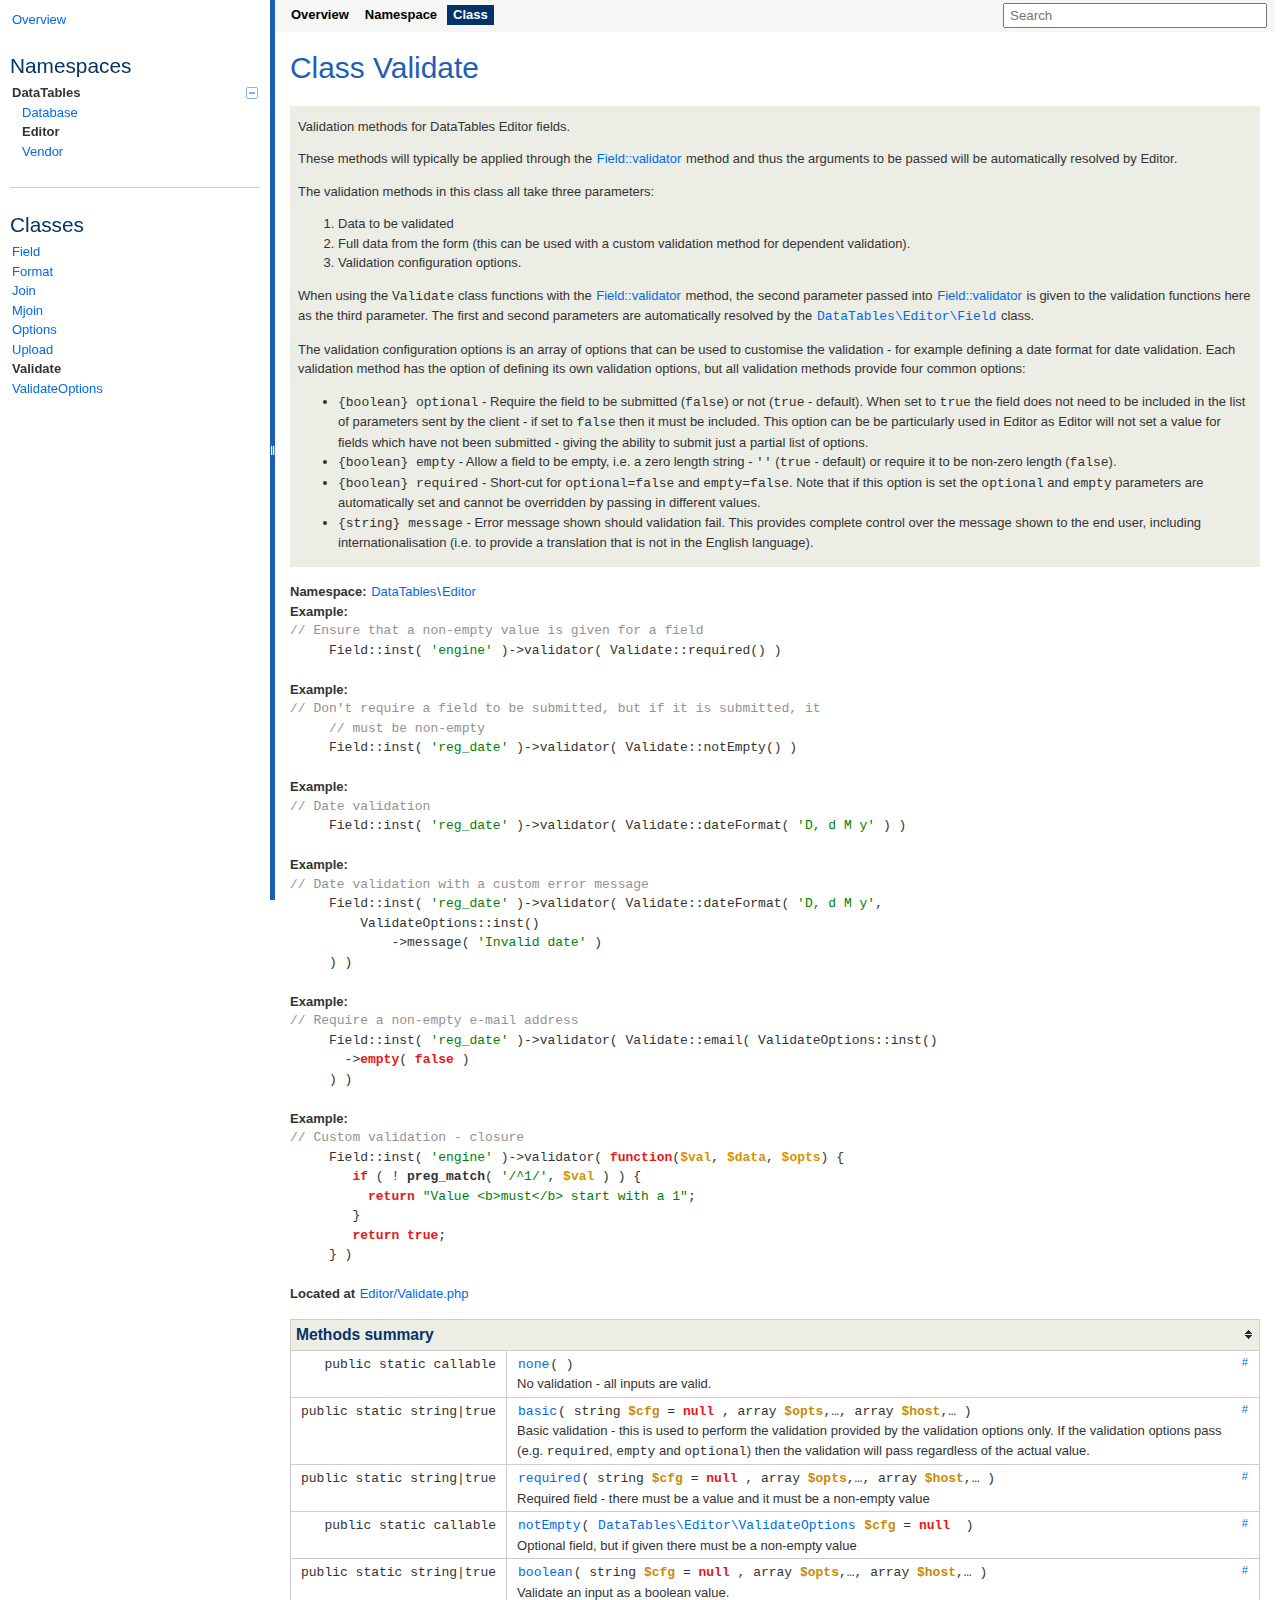
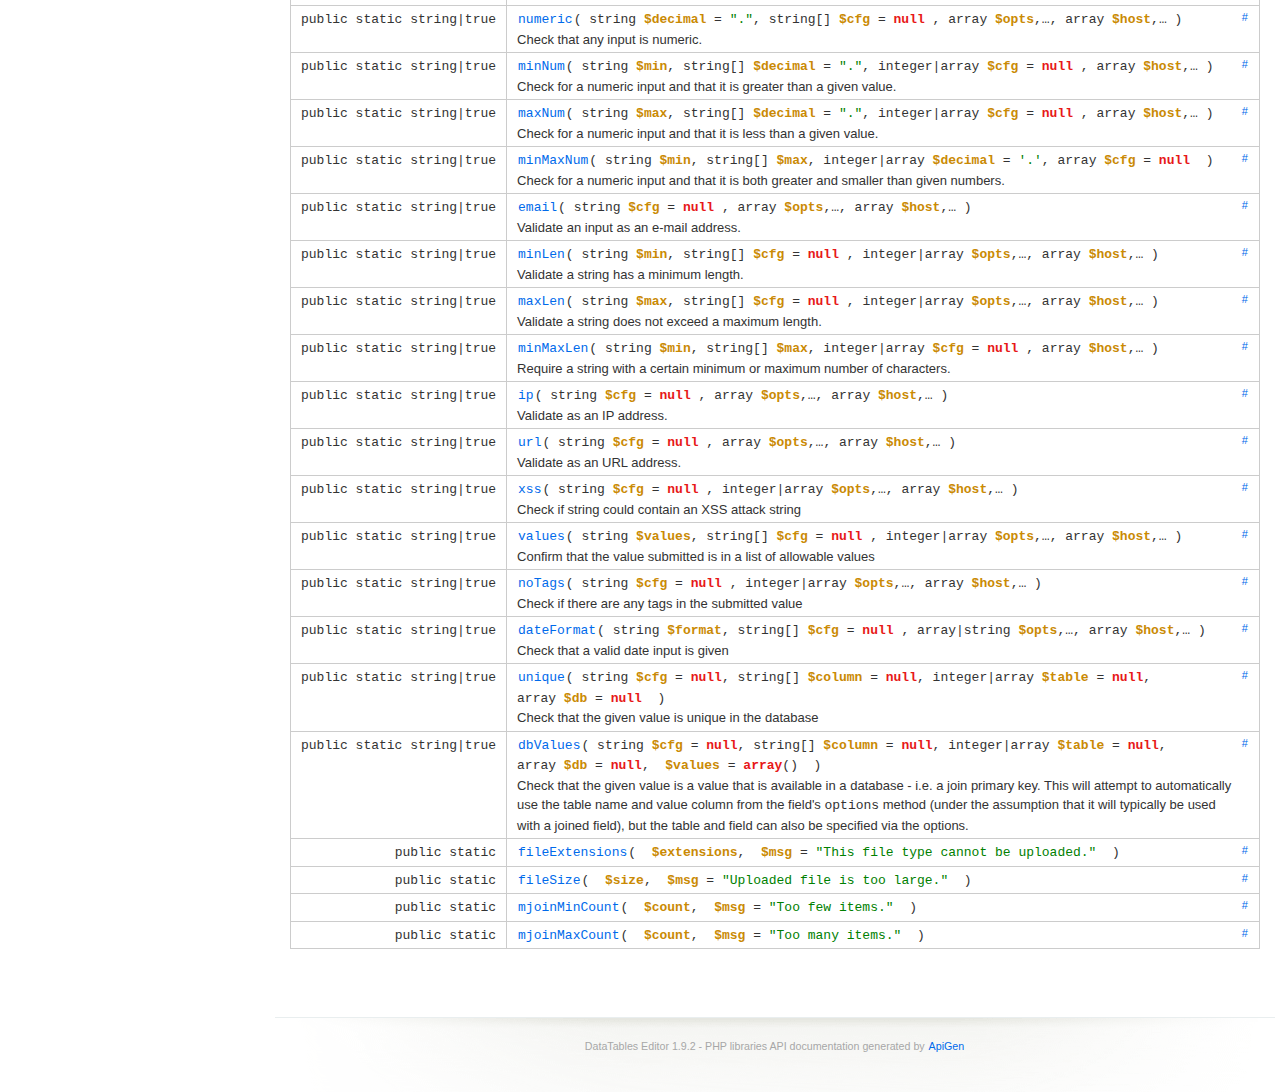
<file: lib/docs/class-DataTables.Editor.Validate.html>
<!DOCTYPE html>
<html>
<head>
	<meta charset="utf-8">

	<title>Class DataTables\Editor\Validate | DataTables Editor 1.9.2 - PHP libraries</title>

	<link rel="stylesheet" href="resources/style.css?e99947befd7bf673c6b43ff75e9e0f170c88a60e">

</head>

<body>
<div id="left">
	<div id="menu">
		<a href="index.html" title="Overview"><span>Overview</span></a>


		<div id="groups">
				<h3>Namespaces</h3>
			<ul>
				<li class="active">
					<a href="namespace-DataTables.html">
						DataTables<span></span>
					</a>

						<ul>
				<li>
					<a href="namespace-DataTables.Database.html">
						Database					</a>

						</li>
				<li class="active">
					<a href="namespace-DataTables.Editor.html">
						Editor					</a>

						</li>
				<li>
					<a href="namespace-DataTables.Vendor.html">
						Vendor					</a>

						</li>
							</ul></li>
			</ul>
		</div>

		<hr>


		<div id="elements">
			<h3>Classes</h3>
			<ul>
				<li><a href="class-DataTables.Editor.Field.html">Field</a></li>
				<li><a href="class-DataTables.Editor.Format.html">Format</a></li>
				<li><a href="class-DataTables.Editor.Join.html">Join</a></li>
				<li><a href="class-DataTables.Editor.Mjoin.html">Mjoin</a></li>
				<li><a href="class-DataTables.Editor.Options.html">Options</a></li>
				<li><a href="class-DataTables.Editor.Upload.html">Upload</a></li>
				<li class="active"><a href="class-DataTables.Editor.Validate.html">Validate</a></li>
				<li><a href="class-DataTables.Editor.ValidateOptions.html">ValidateOptions</a></li>
			</ul>





		</div>
	</div>
</div>

<div id="splitter"></div>

<div id="right">
<div id="rightInner">
	<form id="search">
		<input type="hidden" name="cx" value="">
		<input type="hidden" name="ie" value="UTF-8">
		<input type="text" name="q" class="text" placeholder="Search">
	</form>

	<div id="navigation">
		<ul>
			<li>
				<a href="index.html" title="Overview"><span>Overview</span></a>
			</li>
			<li>
				<a href="namespace-DataTables.Editor.html" title="Summary of DataTables\Editor"><span>Namespace</span></a>
			</li>
			<li class="active">
<span>Class</span>			</li>
		</ul>
		<ul>
		</ul>
		<ul>
		</ul>
	</div>

<div id="content" class="class">
	<h1>Class Validate</h1>


	<div class="description">
	<p>Validation methods for DataTables Editor fields.</p>

<p>These methods will typically be applied through the <a href="Field::validator">Field::validator</a>
method and thus the arguments to be passed will be automatically resolved
by Editor.</p>

<p>The validation methods in this class all take three parameters:</p>

<ol>
<li>Data to be validated</li>
<li>Full data from the form (this can be used with a custom validation method for dependent validation).</li>
<li>Validation configuration options.</li>
</ol>

<p>When using the <code>Validate</code> class functions with the <a href="Field::validator">Field::validator</a>
method, the second parameter passed into <a href="Field::validator">Field::validator</a> is given
to the validation functions here as the third parameter. The first and
second parameters are automatically resolved by the <code><a href="class-DataTables.Editor.Field.html">DataTables\Editor\Field</a></code> class.</p>

<p>The validation configuration options is an array of options that can be used
to customise the validation - for example defining a date format for date
validation. Each validation method has the option of defining its own
validation options, but all validation methods provide four common options:</p>

<ul>
<li><code>{boolean} optional</code> - Require the field to be submitted (<code>false</code>) or not (<code>true</code> - default). When set to <code>true</code> the field does not need to be included in the list of parameters sent by the client - if set to <code>false</code> then it must be included. This option can be be particularly used in Editor as Editor will not set a value for fields which have not been submitted - giving the ability to submit just a partial list of options.</li>
<li><code>{boolean} empty</code> - Allow a field to be empty, i.e. a zero length string - <code>''</code> (<code>true</code> - default) or require it to be non-zero length (<code>false</code>).</li>
<li><code>{boolean} required</code> - Short-cut for <code>optional=false</code> and <code>empty=false</code>. Note that if this option is set the <code>optional</code> and <code>empty</code> parameters are automatically set and cannot be overridden by passing in different values.</li>
<li><code>{string} message</code> - Error message shown should validation fail. This provides complete control over the message shown to the end user, including internationalisation (i.e. to provide a translation that is not in the English language).</li>
</ul>
	</div>









	<div class="info">
		
		
		<b>Namespace:</b> <a href="namespace-DataTables.html">DataTables</a>\<a href="namespace-DataTables.Editor.html">Editor</a><br>
		

				<b>Example:</b>
				<pre><span class="php-comment">// Ensure that a non-empty value is given for a field</span>
     Field::inst( <span class="php-quote">'engine'</span> )-&gt;validator( Validate::required() )</pre><br>
				<b>Example:</b>
				<pre><span class="php-comment">// Don't require a field to be submitted, but if it is submitted, it</span>
     <span class="php-comment">// must be non-empty</span>
     Field::inst( <span class="php-quote">'reg_date'</span> )-&gt;validator( Validate::notEmpty() )</pre><br>
				<b>Example:</b>
				<pre><span class="php-comment">// Date validation</span>
     Field::inst( <span class="php-quote">'reg_date'</span> )-&gt;validator( Validate::dateFormat( <span class="php-quote">'D, d M y'</span> ) )</pre><br>
				<b>Example:</b>
				<pre><span class="php-comment">// Date validation with a custom error message</span>
     Field::inst( <span class="php-quote">'reg_date'</span> )-&gt;validator( Validate::dateFormat( <span class="php-quote">'D, d M y'</span>,
         ValidateOptions::inst()
             -&gt;message( <span class="php-quote">'Invalid date'</span> )
     ) )</pre><br>
				<b>Example:</b>
				<pre><span class="php-comment">// Require a non-empty e-mail address</span>
     Field::inst( <span class="php-quote">'reg_date'</span> )-&gt;validator( Validate::email( ValidateOptions::inst()
       -&gt;<span class="php-keyword1">empty</span>( <span class="php-keyword1">false</span> )
     ) )</pre><br>
				<b>Example:</b>
				<pre><span class="php-comment">// Custom validation - closure</span>
     Field::inst( <span class="php-quote">'engine'</span> )-&gt;validator( <span class="php-keyword1">function</span>(<span class="php-var">$val</span>, <span class="php-var">$data</span>, <span class="php-var">$opts</span>) {
        <span class="php-keyword1">if</span> ( ! <span class="php-keyword2">preg_match</span>( <span class="php-quote">'/^1/'</span>, <span class="php-var">$val</span> ) ) {
          <span class="php-keyword1">return</span> <span class="php-quote">&quot;Value &lt;b&gt;must&lt;/b&gt; start with a 1&quot;</span>;
        }
        <span class="php-keyword1">return</span> <span class="php-keyword1">true</span>;
     } )</pre><br>
			<b>Located at</b> <a href="source-class-DataTables.Editor.Validate.html#18-1395" title="Go to source code">Editor/Validate.php</a>
		<br>
	</div>



	<table class="summary methods" id="methods">
	<caption>Methods summary</caption>
	<tr data-order="none" id="_none">

		<td class="attributes"><code>
			 public static

			callable
			
			</code>
		</td>

		<td class="name"><div>
		<a class="anchor" href="#_none">#</a>
		<code><a href="source-class-DataTables.Editor.Validate.html#238-246" title="Go to source code">none</a>( )</code>

		<div class="description short">
			<p>No validation - all inputs are valid.</p>
		</div>

		<div class="description detailed hidden">
			<p>No validation - all inputs are valid.</p>



				<h4>Returns</h4>
				<div class="list">
					callable<br>Validation function
				</div>




		</div>
		</div></td>
	</tr>
	<tr data-order="basic" id="_basic">

		<td class="attributes"><code>
			 public static

			string|true
			
			</code>
		</td>

		<td class="name"><div>
		<a class="anchor" href="#_basic">#</a>
		<code><a href="source-class-DataTables.Editor.Validate.html#249-296" title="Go to source code">basic</a>( <span>string <var>$cfg</var> = <span class="php-keyword1">null</span> </span>, <span>array <var>$opts</var>,…</span>, <span>array <var>$host</var>,…</span> )</code>

		<div class="description short">
			<p>Basic validation - this is used to perform the validation provided by the
validation options only. If the validation options pass (e.g. <code>required</code>,
<code>empty</code> and <code>optional</code>) then the validation will pass regardless of the
actual value.</p>
		</div>

		<div class="description detailed hidden">
			<p>Basic validation - this is used to perform the validation provided by the
validation options only. If the validation options pass (e.g. <code>required</code>,
<code>empty</code> and <code>optional</code>) then the validation will pass regardless of the
actual value.</p>

<p>Note that there are two helper short-cut methods that provide the same
function as this method, but are slightly shorter:</p>

<pre><code>// Required:
Validate::required()

// is the same as
Validate::basic( $val, $data, array( "required" =&gt; true
);
</code></pre>

<pre><code>// Optional, but not empty if given:
Validate::notEmpty()

// is the same as
Validate::basic( $val, $data, array( "empty" =&gt; false
);
</code></pre>


				<h4>Parameters</h4>
				<div class="list"><dl>
					<dt><var>$cfg</var></dt>
					<dd>$val The value to check for validity</dd>
					<dt><var>$opts</var>,…</dt>
					<dd><p>Validation options. No additional options are
   available or required for this validation method.</p></dd>
					<dt><var>$host</var>,…</dt>
					<dd>Host information</dd>
				</dl></div>

				<h4>Returns</h4>
				<div class="list">
					string|true<br><p>true if the value is valid, a string with an error
   message otherwise.</p>
				</div>




		</div>
		</div></td>
	</tr>
	<tr data-order="required" id="_required">

		<td class="attributes"><code>
			 public static

			string|true
			
			</code>
		</td>

		<td class="name"><div>
		<a class="anchor" href="#_required">#</a>
		<code><a href="source-class-DataTables.Editor.Validate.html#299-330" title="Go to source code">required</a>( <span>string <var>$cfg</var> = <span class="php-keyword1">null</span> </span>, <span>array <var>$opts</var>,…</span>, <span>array <var>$host</var>,…</span> )</code>

		<div class="description short">
			<p>Required field - there must be a value and it must be a non-empty value</p>
		</div>

		<div class="description detailed hidden">
			<p>Required field - there must be a value and it must be a non-empty value</p>

<p>This is a helper short-cut method which is the same as:</p>

<pre><code>Validate::basic( $val, $data, array( "required" =&gt; true
);
</code></pre>


				<h4>Parameters</h4>
				<div class="list"><dl>
					<dt><var>$cfg</var></dt>
					<dd>$val The value to check for validity</dd>
					<dt><var>$opts</var>,…</dt>
					<dd><p>Validation options. No additional options are
   available or required for this validation method.</p></dd>
					<dt><var>$host</var>,…</dt>
					<dd>Host information</dd>
				</dl></div>

				<h4>Returns</h4>
				<div class="list">
					string|true<br><p>true if the value is valid, a string with an error
   message otherwise.</p>
				</div>




		</div>
		</div></td>
	</tr>
	<tr data-order="notEmpty" id="_notEmpty">

		<td class="attributes"><code>
			 public static

			callable
			
			</code>
		</td>

		<td class="name"><div>
		<a class="anchor" href="#_notEmpty">#</a>
		<code><a href="source-class-DataTables.Editor.Validate.html#333-358" title="Go to source code">notEmpty</a>( <span><code><a href="class-DataTables.Editor.ValidateOptions.html">DataTables\Editor\ValidateOptions</a></code> <var>$cfg</var> = <span class="php-keyword1">null</span> </span> )</code>

		<div class="description short">
			<p>Optional field, but if given there must be a non-empty value</p>
		</div>

		<div class="description detailed hidden">
			<p>Optional field, but if given there must be a non-empty value</p>

<p>This is a helper short-cut method which is the same as:</p>

<pre><code>Validate::basic( $val, $data, array( "empty" =&gt; false
);
</code></pre>


				<h4>Parameters</h4>
				<div class="list"><dl>
					<dt><var>$cfg</var></dt>
					<dd>Validation options</dd>
				</dl></div>

				<h4>Returns</h4>
				<div class="list">
					callable<br>Validation function
				</div>




		</div>
		</div></td>
	</tr>
	<tr data-order="boolean" id="_boolean">

		<td class="attributes"><code>
			 public static

			string|true
			
			</code>
		</td>

		<td class="name"><div>
		<a class="anchor" href="#_boolean">#</a>
		<code><a href="source-class-DataTables.Editor.Validate.html#361-389" title="Go to source code">boolean</a>( <span>string <var>$cfg</var> = <span class="php-keyword1">null</span> </span>, <span>array <var>$opts</var>,…</span>, <span>array <var>$host</var>,…</span> )</code>

		<div class="description short">
			<p>Validate an input as a boolean value.</p>
		</div>

		<div class="description detailed hidden">
			<p>Validate an input as a boolean value.</p>


				<h4>Parameters</h4>
				<div class="list"><dl>
					<dt><var>$cfg</var></dt>
					<dd>$val The value to check for validity</dd>
					<dt><var>$opts</var>,…</dt>
					<dd><p>Validation options. No additional options are
   available or required for this validation method.</p></dd>
					<dt><var>$host</var>,…</dt>
					<dd>Host information</dd>
				</dl></div>

				<h4>Returns</h4>
				<div class="list">
					string|true<br><p>true if the value is valid, a string with an error
   message otherwise.</p>
				</div>




		</div>
		</div></td>
	</tr>
	<tr data-order="numeric" id="_numeric">

		<td class="attributes"><code>
			 public static

			string|true
			
			</code>
		</td>

		<td class="name"><div>
		<a class="anchor" href="#_numeric">#</a>
		<code><a href="source-class-DataTables.Editor.Validate.html#397-429" title="Go to source code">numeric</a>( <span>string <var>$decimal</var> = <span class="php-quote">&quot;.&quot;</span></span>, <span>string[] <var>$cfg</var> = <span class="php-keyword1">null</span> </span>, <span>array <var>$opts</var>,…</span>, <span>array <var>$host</var>,…</span> )</code>

		<div class="description short">
			<p>Check that any input is numeric.</p>
		</div>

		<div class="description detailed hidden">
			<p>Check that any input is numeric.</p>


				<h4>Parameters</h4>
				<div class="list"><dl>
					<dt><var>$decimal</var></dt>
					<dd>$val The value to check for validity</dd>
					<dt><var>$cfg</var></dt>
					<dd>$data The full data set submitted</dd>
					<dt><var>$opts</var>,…</dt>
					<dd><p>Validation options. Additional options:
    * <code>decimal</code>: is available to indicate what character should be used
      as the decimal</p></dd>
					<dt><var>$host</var>,…</dt>
					<dd>Host information</dd>
				</dl></div>

				<h4>Returns</h4>
				<div class="list">
					string|true<br><p>true if the value is valid, a string with an error
   message otherwise.</p>
				</div>




		</div>
		</div></td>
	</tr>
	<tr data-order="minNum" id="_minNum">

		<td class="attributes"><code>
			 public static

			string|true
			
			</code>
		</td>

		<td class="name"><div>
		<a class="anchor" href="#_minNum">#</a>
		<code><a href="source-class-DataTables.Editor.Validate.html#431-474" title="Go to source code">minNum</a>( <span>string <var>$min</var></span>, <span>string[] <var>$decimal</var> = <span class="php-quote">&quot;.&quot;</span></span>, <span>integer|array <var>$cfg</var> = <span class="php-keyword1">null</span> </span>, <span>array <var>$host</var>,…</span> )</code>

		<div class="description short">
			<p>Check for a numeric input and that it is greater than a given value.</p>
		</div>

		<div class="description detailed hidden">
			<p>Check for a numeric input and that it is greater than a given value.</p>


				<h4>Parameters</h4>
				<div class="list"><dl>
					<dt><var>$min</var></dt>
					<dd>$val The value to check for validity</dd>
					<dt><var>$decimal</var></dt>
					<dd>$data The full data set submitted</dd>
					<dt><var>$cfg</var></dt>
					<dd><p>$opts Validation options. Additional options:
    * <code>min</code>: indicate the minimum value. If only the default validation
      options are required, this parameter can be given as an integer
      value, which will be used as the minimum value.
    * <code>decimal</code>: is available to indicate what character should be used
      as the decimal
   separator (default '.').</p></dd>
					<dt><var>$host</var>,…</dt>
					<dd>Host information</dd>
				</dl></div>

				<h4>Returns</h4>
				<div class="list">
					string|true<br><p>true if the value is valid, a string with an error
   message otherwise.</p>
				</div>




		</div>
		</div></td>
	</tr>
	<tr data-order="maxNum" id="_maxNum">

		<td class="attributes"><code>
			 public static

			string|true
			
			</code>
		</td>

		<td class="name"><div>
		<a class="anchor" href="#_maxNum">#</a>
		<code><a href="source-class-DataTables.Editor.Validate.html#476-518" title="Go to source code">maxNum</a>( <span>string <var>$max</var></span>, <span>string[] <var>$decimal</var> = <span class="php-quote">&quot;.&quot;</span></span>, <span>integer|array <var>$cfg</var> = <span class="php-keyword1">null</span> </span>, <span>array <var>$host</var>,…</span> )</code>

		<div class="description short">
			<p>Check for a numeric input and that it is less than a given value.</p>
		</div>

		<div class="description detailed hidden">
			<p>Check for a numeric input and that it is less than a given value.</p>


				<h4>Parameters</h4>
				<div class="list"><dl>
					<dt><var>$max</var></dt>
					<dd>$val The value to check for validity</dd>
					<dt><var>$decimal</var></dt>
					<dd>$data The full data set submitted</dd>
					<dt><var>$cfg</var></dt>
					<dd><p>$opts Validation options.
    * <code>max</code>: indicate the maximum value. If only the default validation
      options are required, this parameter can be given as an integer
      value, which will be used as the maximum value.
    * <code>decimal</code>: is available to indicate what character should be used
      as the decimal</p></dd>
					<dt><var>$host</var>,…</dt>
					<dd>Host information</dd>
				</dl></div>

				<h4>Returns</h4>
				<div class="list">
					string|true<br><p>true if the value is valid, a string with an error
   message otherwise.</p>
				</div>




		</div>
		</div></td>
	</tr>
	<tr data-order="minMaxNum" id="_minMaxNum">

		<td class="attributes"><code>
			 public static

			string|true
			
			</code>
		</td>

		<td class="name"><div>
		<a class="anchor" href="#_minMaxNum">#</a>
		<code><a href="source-class-DataTables.Editor.Validate.html#521-571" title="Go to source code">minMaxNum</a>( <span>string <var>$min</var></span>, <span>string[] <var>$max</var></span>, <span>integer|array <var>$decimal</var> = <span class="php-quote">'.'</span></span>, <span>array <var>$cfg</var> = <span class="php-keyword1">null</span> </span> )</code>

		<div class="description short">
			<p>Check for a numeric input and that it is both greater and smaller than
given numbers.</p>
		</div>

		<div class="description detailed hidden">
			<p>Check for a numeric input and that it is both greater and smaller than
given numbers.</p>


				<h4>Parameters</h4>
				<div class="list"><dl>
					<dt><var>$min</var></dt>
					<dd>$val The value to check for validity</dd>
					<dt><var>$max</var></dt>
					<dd>$data The full data set submitted</dd>
					<dt><var>$decimal</var></dt>
					<dd><p>$opts Validation options. Additional options:
    * <code>min</code>: indicate the minimum value.
    * <code>max</code>: indicate the maximum value.
    * <code>decimal</code>: is available to indicate what character should be used
      as the decimal</p></dd>
					<dt><var>$cfg</var></dt>
					<dd>$host Host information</dd>
				</dl></div>

				<h4>Returns</h4>
				<div class="list">
					string|true<br><p>true if the value is valid, a string with an error
   message otherwise.</p>
				</div>




		</div>
		</div></td>
	</tr>
	<tr data-order="email" id="_email">

		<td class="attributes"><code>
			 public static

			string|true
			
			</code>
		</td>

		<td class="name"><div>
		<a class="anchor" href="#_email">#</a>
		<code><a href="source-class-DataTables.Editor.Validate.html#579-606" title="Go to source code">email</a>( <span>string <var>$cfg</var> = <span class="php-keyword1">null</span> </span>, <span>array <var>$opts</var>,…</span>, <span>array <var>$host</var>,…</span> )</code>

		<div class="description short">
			<p>Validate an input as an e-mail address.</p>
		</div>

		<div class="description detailed hidden">
			<p>Validate an input as an e-mail address.</p>


				<h4>Parameters</h4>
				<div class="list"><dl>
					<dt><var>$cfg</var></dt>
					<dd>$val The value to check for validity</dd>
					<dt><var>$opts</var>,…</dt>
					<dd><p>Validation options. No additional options are
   available or required for this validation method.</p></dd>
					<dt><var>$host</var>,…</dt>
					<dd>Host information</dd>
				</dl></div>

				<h4>Returns</h4>
				<div class="list">
					string|true<br><p>true if the value is valid, a string with an error
   message otherwise.</p>
				</div>




		</div>
		</div></td>
	</tr>
	<tr data-order="minLen" id="_minLen">

		<td class="attributes"><code>
			 public static

			string|true
			
			</code>
		</td>

		<td class="name"><div>
		<a class="anchor" href="#_minLen">#</a>
		<code><a href="source-class-DataTables.Editor.Validate.html#609-643" title="Go to source code">minLen</a>( <span>string <var>$min</var></span>, <span>string[] <var>$cfg</var> = <span class="php-keyword1">null</span> </span>, <span>integer|array <var>$opts</var>,…</span>, <span>array <var>$host</var>,…</span> )</code>

		<div class="description short">
			<p>Validate a string has a minimum length.</p>
		</div>

		<div class="description detailed hidden">
			<p>Validate a string has a minimum length.</p>


				<h4>Parameters</h4>
				<div class="list"><dl>
					<dt><var>$min</var></dt>
					<dd>$val The value to check for validity</dd>
					<dt><var>$cfg</var></dt>
					<dd>$data The full data set submitted</dd>
					<dt><var>$opts</var>,…</dt>
					<dd><p>Validation options. The additional option of
   <code>min</code> is available for this method to indicate the minimum string
   length. If only the default validation options are required, this
   parameter can be given as an integer value, which will be used as the
   minimum string length.</p></dd>
					<dt><var>$host</var>,…</dt>
					<dd>Host information</dd>
				</dl></div>

				<h4>Returns</h4>
				<div class="list">
					string|true<br><p>true if the value is valid, a string with an error
   message otherwise.</p>
				</div>




		</div>
		</div></td>
	</tr>
	<tr data-order="maxLen" id="_maxLen">

		<td class="attributes"><code>
			 public static

			string|true
			
			</code>
		</td>

		<td class="name"><div>
		<a class="anchor" href="#_maxLen">#</a>
		<code><a href="source-class-DataTables.Editor.Validate.html#646-680" title="Go to source code">maxLen</a>( <span>string <var>$max</var></span>, <span>string[] <var>$cfg</var> = <span class="php-keyword1">null</span> </span>, <span>integer|array <var>$opts</var>,…</span>, <span>array <var>$host</var>,…</span> )</code>

		<div class="description short">
			<p>Validate a string does not exceed a maximum length.</p>
		</div>

		<div class="description detailed hidden">
			<p>Validate a string does not exceed a maximum length.</p>


				<h4>Parameters</h4>
				<div class="list"><dl>
					<dt><var>$max</var></dt>
					<dd>$val The value to check for validity</dd>
					<dt><var>$cfg</var></dt>
					<dd>$data The full data set submitted</dd>
					<dt><var>$opts</var>,…</dt>
					<dd><p>Validation options. The additional option of
   <code>max</code> is available for this method to indicate the maximum string
   length. If only the default validation options are required, this
   parameter can be given as an integer value, which will be used as the
   maximum string length.</p></dd>
					<dt><var>$host</var>,…</dt>
					<dd>Host information</dd>
				</dl></div>

				<h4>Returns</h4>
				<div class="list">
					string|true<br><p>true if the value is valid, a string with an error
   message otherwise.</p>
				</div>




		</div>
		</div></td>
	</tr>
	<tr data-order="minMaxLen" id="_minMaxLen">

		<td class="attributes"><code>
			 public static

			string|true
			
			</code>
		</td>

		<td class="name"><div>
		<a class="anchor" href="#_minMaxLen">#</a>
		<code><a href="source-class-DataTables.Editor.Validate.html#682-722" title="Go to source code">minMaxLen</a>( <span>string <var>$min</var></span>, <span>string[] <var>$max</var></span>, <span>integer|array <var>$cfg</var> = <span class="php-keyword1">null</span> </span>, <span>array <var>$host</var>,…</span> )</code>

		<div class="description short">
			<p>Require a string with a certain minimum or maximum number of characters.</p>
		</div>

		<div class="description detailed hidden">
			<p>Require a string with a certain minimum or maximum number of characters.</p>


				<h4>Parameters</h4>
				<div class="list"><dl>
					<dt><var>$min</var></dt>
					<dd>$val The value to check for validity</dd>
					<dt><var>$max</var></dt>
					<dd>$data The full data set submitted</dd>
					<dt><var>$cfg</var></dt>
					<dd><p>$opts Validation options. The additional options of
   <code>min</code> and <code>max</code> are available for this method to indicate the minimum
   and maximum string lengths, respectively.</p></dd>
					<dt><var>$host</var>,…</dt>
					<dd>Host information</dd>
				</dl></div>

				<h4>Returns</h4>
				<div class="list">
					string|true<br><p>true if the value is valid, a string with an error
   message otherwise.</p>
				</div>




		</div>
		</div></td>
	</tr>
	<tr data-order="ip" id="_ip">

		<td class="attributes"><code>
			 public static

			string|true
			
			</code>
		</td>

		<td class="name"><div>
		<a class="anchor" href="#_ip">#</a>
		<code><a href="source-class-DataTables.Editor.Validate.html#725-752" title="Go to source code">ip</a>( <span>string <var>$cfg</var> = <span class="php-keyword1">null</span> </span>, <span>array <var>$opts</var>,…</span>, <span>array <var>$host</var>,…</span> )</code>

		<div class="description short">
			<p>Validate as an IP address.</p>
		</div>

		<div class="description detailed hidden">
			<p>Validate as an IP address.</p>


				<h4>Parameters</h4>
				<div class="list"><dl>
					<dt><var>$cfg</var></dt>
					<dd>$val The value to check for validity</dd>
					<dt><var>$opts</var>,…</dt>
					<dd><p>Validation options. No additional options are
   available or required for this validation method.</p></dd>
					<dt><var>$host</var>,…</dt>
					<dd>Host information</dd>
				</dl></div>

				<h4>Returns</h4>
				<div class="list">
					string|true<br><p>true if the value is valid, a string with an error
   message otherwise.</p>
				</div>




		</div>
		</div></td>
	</tr>
	<tr data-order="url" id="_url">

		<td class="attributes"><code>
			 public static

			string|true
			
			</code>
		</td>

		<td class="name"><div>
		<a class="anchor" href="#_url">#</a>
		<code><a href="source-class-DataTables.Editor.Validate.html#755-782" title="Go to source code">url</a>( <span>string <var>$cfg</var> = <span class="php-keyword1">null</span> </span>, <span>array <var>$opts</var>,…</span>, <span>array <var>$host</var>,…</span> )</code>

		<div class="description short">
			<p>Validate as an URL address.</p>
		</div>

		<div class="description detailed hidden">
			<p>Validate as an URL address.</p>


				<h4>Parameters</h4>
				<div class="list"><dl>
					<dt><var>$cfg</var></dt>
					<dd>$val The value to check for validity</dd>
					<dt><var>$opts</var>,…</dt>
					<dd><p>Validation options. No additional options are
   available or required for this validation method.</p></dd>
					<dt><var>$host</var>,…</dt>
					<dd>Host information</dd>
				</dl></div>

				<h4>Returns</h4>
				<div class="list">
					string|true<br><p>true if the value is valid, a string with an error
   message otherwise.</p>
				</div>




		</div>
		</div></td>
	</tr>
	<tr data-order="xss" id="_xss">

		<td class="attributes"><code>
			 public static

			string|true
			
			</code>
		</td>

		<td class="name"><div>
		<a class="anchor" href="#_xss">#</a>
		<code><a href="source-class-DataTables.Editor.Validate.html#785-815" title="Go to source code">xss</a>( <span>string <var>$cfg</var> = <span class="php-keyword1">null</span> </span>, <span>integer|array <var>$opts</var>,…</span>, <span>array <var>$host</var>,…</span> )</code>

		<div class="description short">
			<p>Check if string could contain an XSS attack string</p>
		</div>

		<div class="description detailed hidden">
			<p>Check if string could contain an XSS attack string</p>


				<h4>Parameters</h4>
				<div class="list"><dl>
					<dt><var>$cfg</var></dt>
					<dd>$val The value to check for validity</dd>
					<dt><var>$opts</var>,…</dt>
					<dd><p>Validation options. The additional options of
   <code>db</code> - database connection object, <code>table</code> - database table to use and
   <code>column</code> - the column to check this value against as value, are also
   available. These options are not required and if not given are
   automatically derived from the Editor and Field instances.</p></dd>
					<dt><var>$host</var>,…</dt>
					<dd>Host information</dd>
				</dl></div>

				<h4>Returns</h4>
				<div class="list">
					string|true<br><p>true if the value is valid, a string with an error
   message otherwise.</p>
				</div>




		</div>
		</div></td>
	</tr>
	<tr data-order="values" id="_values">

		<td class="attributes"><code>
			 public static

			string|true
			
			</code>
		</td>

		<td class="name"><div>
		<a class="anchor" href="#_values">#</a>
		<code><a href="source-class-DataTables.Editor.Validate.html#818-848" title="Go to source code">values</a>( <span>string <var>$values</var></span>, <span>string[] <var>$cfg</var> = <span class="php-keyword1">null</span> </span>, <span>integer|array <var>$opts</var>,…</span>, <span>array <var>$host</var>,…</span> )</code>

		<div class="description short">
			<p>Confirm that the value submitted is in a list of allowable values</p>
		</div>

		<div class="description detailed hidden">
			<p>Confirm that the value submitted is in a list of allowable values</p>


				<h4>Parameters</h4>
				<div class="list"><dl>
					<dt><var>$values</var></dt>
					<dd>$val The value to check for validity</dd>
					<dt><var>$cfg</var></dt>
					<dd>$data The full data set submitted</dd>
					<dt><var>$opts</var>,…</dt>
					<dd><p>Validation options. The additional options of
   <code>db</code> - database connection object, <code>table</code> - database table to use and
   <code>column</code> - the column to check this value against as value, are also
   available. These options are not required and if not given are
   automatically derived from the Editor and Field instances.</p></dd>
					<dt><var>$host</var>,…</dt>
					<dd>Host information</dd>
				</dl></div>

				<h4>Returns</h4>
				<div class="list">
					string|true<br><p>true if the value is valid, a string with an error
   message otherwise.</p>
				</div>




		</div>
		</div></td>
	</tr>
	<tr data-order="noTags" id="_noTags">

		<td class="attributes"><code>
			 public static

			string|true
			
			</code>
		</td>

		<td class="name"><div>
		<a class="anchor" href="#_noTags">#</a>
		<code><a href="source-class-DataTables.Editor.Validate.html#851-881" title="Go to source code">noTags</a>( <span>string <var>$cfg</var> = <span class="php-keyword1">null</span> </span>, <span>integer|array <var>$opts</var>,…</span>, <span>array <var>$host</var>,…</span> )</code>

		<div class="description short">
			<p>Check if there are any tags in the submitted value</p>
		</div>

		<div class="description detailed hidden">
			<p>Check if there are any tags in the submitted value</p>


				<h4>Parameters</h4>
				<div class="list"><dl>
					<dt><var>$cfg</var></dt>
					<dd>$val The value to check for validity</dd>
					<dt><var>$opts</var>,…</dt>
					<dd><p>Validation options. The additional options of
   <code>db</code> - database connection object, <code>table</code> - database table to use and
   <code>column</code> - the column to check this value against as value, are also
   available. These options are not required and if not given are
   automatically derived from the Editor and Field instances.</p></dd>
					<dt><var>$host</var>,…</dt>
					<dd>Host information</dd>
				</dl></div>

				<h4>Returns</h4>
				<div class="list">
					string|true<br><p>true if the value is valid, a string with an error
   message otherwise.</p>
				</div>




		</div>
		</div></td>
	</tr>
	<tr data-order="dateFormat" id="_dateFormat">

		<td class="attributes"><code>
			 public static

			string|true
			
			</code>
		</td>

		<td class="name"><div>
		<a class="anchor" href="#_dateFormat">#</a>
		<code><a href="source-class-DataTables.Editor.Validate.html#889-924" title="Go to source code">dateFormat</a>( <span>string <var>$format</var></span>, <span>string[] <var>$cfg</var> = <span class="php-keyword1">null</span> </span>, <span>array|string <var>$opts</var>,…</span>, <span>array <var>$host</var>,…</span> )</code>

		<div class="description short">
			<p>Check that a valid date input is given</p>
		</div>

		<div class="description detailed hidden">
			<p>Check that a valid date input is given</p>


				<h4>Parameters</h4>
				<div class="list"><dl>
					<dt><var>$format</var></dt>
					<dd>$val The value to check for validity</dd>
					<dt><var>$cfg</var></dt>
					<dd>$data The full data set submitted</dd>
					<dt><var>$opts</var>,…</dt>
					<dd><p>If given as a string, then $opts is the date
   format to check the validity of. If given as an array, then the
   date format is in the 'format' parameter, and the return error
   message in the 'message' parameter.</p></dd>
					<dt><var>$host</var>,…</dt>
					<dd>Host information</dd>
				</dl></div>

				<h4>Returns</h4>
				<div class="list">
					string|true<br><p>true if the value is valid, a string with an error
   message otherwise.</p>
				</div>




		</div>
		</div></td>
	</tr>
	<tr data-order="unique" id="_unique">

		<td class="attributes"><code>
			 public static

			string|true
			
			</code>
		</td>

		<td class="name"><div>
		<a class="anchor" href="#_unique">#</a>
		<code><a href="source-class-DataTables.Editor.Validate.html#931-989" title="Go to source code">unique</a>( <span>string <var>$cfg</var> = <span class="php-keyword1">null</span></span>, <span>string[] <var>$column</var> = <span class="php-keyword1">null</span></span>, <span>integer|array <var>$table</var> = <span class="php-keyword1">null</span></span>, <span>array <var>$db</var> = <span class="php-keyword1">null</span> </span> )</code>

		<div class="description short">
			<p>Check that the given value is unique in the database</p>
		</div>

		<div class="description detailed hidden">
			<p>Check that the given value is unique in the database</p>


				<h4>Parameters</h4>
				<div class="list"><dl>
					<dt><var>$cfg</var></dt>
					<dd>$val The value to check for validity</dd>
					<dt><var>$column</var></dt>
					<dd>$data The full data set submitted</dd>
					<dt><var>$table</var></dt>
					<dd><p>$opts Validation options. The additional options of
   <code>db</code> - database connection object, <code>table</code> - database table to use and
   <code>column</code> - the column to check this value against as value, are also
   available. These options are not required and if not given are
   automatically derived from the Editor and Field instances.</p></dd>
					<dt><var>$db</var></dt>
					<dd>$host Host information</dd>
				</dl></div>

				<h4>Returns</h4>
				<div class="list">
					string|true<br><p>true if the value is valid, a string with an error
   message otherwise.</p>
				</div>




		</div>
		</div></td>
	</tr>
	<tr data-order="dbValues" id="_dbValues">

		<td class="attributes"><code>
			 public static

			string|true
			
			</code>
		</td>

		<td class="name"><div>
		<a class="anchor" href="#_dbValues">#</a>
		<code><a href="source-class-DataTables.Editor.Validate.html#991-1067" title="Go to source code">dbValues</a>( <span>string <var>$cfg</var> = <span class="php-keyword1">null</span></span>, <span>string[] <var>$column</var> = <span class="php-keyword1">null</span></span>, <span>integer|array <var>$table</var> = <span class="php-keyword1">null</span></span>, <span>array <var>$db</var> = <span class="php-keyword1">null</span></span>, <span> <var>$values</var> = <span class="php-keyword1">array</span>() </span> )</code>

		<div class="description short">
			<p>Check that the given value is a value that is available in a database -
i.e. a join primary key. This will attempt to automatically use the table
name and value column from the field's <code>options</code> method (under the
assumption that it will typically be used with a joined field), but the
table and field can also be specified via the options.</p>
		</div>

		<div class="description detailed hidden">
			<p>Check that the given value is a value that is available in a database -
i.e. a join primary key. This will attempt to automatically use the table
name and value column from the field's <code>options</code> method (under the
assumption that it will typically be used with a joined field), but the
table and field can also be specified via the options.</p>


				<h4>Parameters</h4>
				<div class="list"><dl>
					<dt><var>$cfg</var></dt>
					<dd>$val The value to check for validity</dd>
					<dt><var>$column</var></dt>
					<dd>$data The full data set submitted</dd>
					<dt><var>$table</var></dt>
					<dd><p>$opts Validation options. The additional options of
   <code>db</code> - database connection object, <code>table</code> - database table to use and
   <code>column</code> - the column to check this value against as value, are also
   available. These options are not required and if not given are
   automatically derived from the Editor and Field instances.</p></dd>
					<dt><var>$db</var></dt>
					<dd>$host Host information</dd>
					<dt><var>$values</var></dt>
					<dd></dd>
				</dl></div>

				<h4>Returns</h4>
				<div class="list">
					string|true<br><p>true if the value is valid, a string with an error
   message otherwise.</p>
				</div>




		</div>
		</div></td>
	</tr>
	<tr data-order="fileExtensions" id="_fileExtensions">

		<td class="attributes"><code>
			 public static

			
			
			</code>
		</td>

		<td class="name"><div>
		<a class="anchor" href="#_fileExtensions">#</a>
		<code><a href="source-class-DataTables.Editor.Validate.html#1074-1086" title="Go to source code">fileExtensions</a>( <span> <var>$extensions</var></span>, <span> <var>$msg</var> = <span class="php-quote">&quot;This file type cannot be uploaded.&quot;</span> </span> )</code>

		<div class="description short">
			
		</div>

		<div class="description detailed hidden">
			







		</div>
		</div></td>
	</tr>
	<tr data-order="fileSize" id="_fileSize">

		<td class="attributes"><code>
			 public static

			
			
			</code>
		</td>

		<td class="name"><div>
		<a class="anchor" href="#_fileSize">#</a>
		<code><a href="source-class-DataTables.Editor.Validate.html#1088-1094" title="Go to source code">fileSize</a>( <span> <var>$size</var></span>, <span> <var>$msg</var> = <span class="php-quote">&quot;Uploaded file is too large.&quot;</span> </span> )</code>

		<div class="description short">
			
		</div>

		<div class="description detailed hidden">
			







		</div>
		</div></td>
	</tr>
	<tr data-order="mjoinMinCount" id="_mjoinMinCount">

		<td class="attributes"><code>
			 public static

			
			
			</code>
		</td>

		<td class="name"><div>
		<a class="anchor" href="#_mjoinMinCount">#</a>
		<code><a href="source-class-DataTables.Editor.Validate.html#1101-1110" title="Go to source code">mjoinMinCount</a>( <span> <var>$count</var></span>, <span> <var>$msg</var> = <span class="php-quote">&quot;Too few items.&quot;</span> </span> )</code>

		<div class="description short">
			
		</div>

		<div class="description detailed hidden">
			







		</div>
		</div></td>
	</tr>
	<tr data-order="mjoinMaxCount" id="_mjoinMaxCount">

		<td class="attributes"><code>
			 public static

			
			
			</code>
		</td>

		<td class="name"><div>
		<a class="anchor" href="#_mjoinMaxCount">#</a>
		<code><a href="source-class-DataTables.Editor.Validate.html#1112-1121" title="Go to source code">mjoinMaxCount</a>( <span> <var>$count</var></span>, <span> <var>$msg</var> = <span class="php-quote">&quot;Too many items.&quot;</span> </span> )</code>

		<div class="description short">
			
		</div>

		<div class="description detailed hidden">
			







		</div>
		</div></td>
	</tr>
	</table>


















</div>

	<div id="footer">
		DataTables Editor 1.9.2 - PHP libraries API documentation generated by <a href="http://apigen.org">ApiGen</a>
	</div>
</div>
</div>
<script src="resources/combined.js"></script>
<script src="elementlist.js"></script>
</body>
</html>
</file>
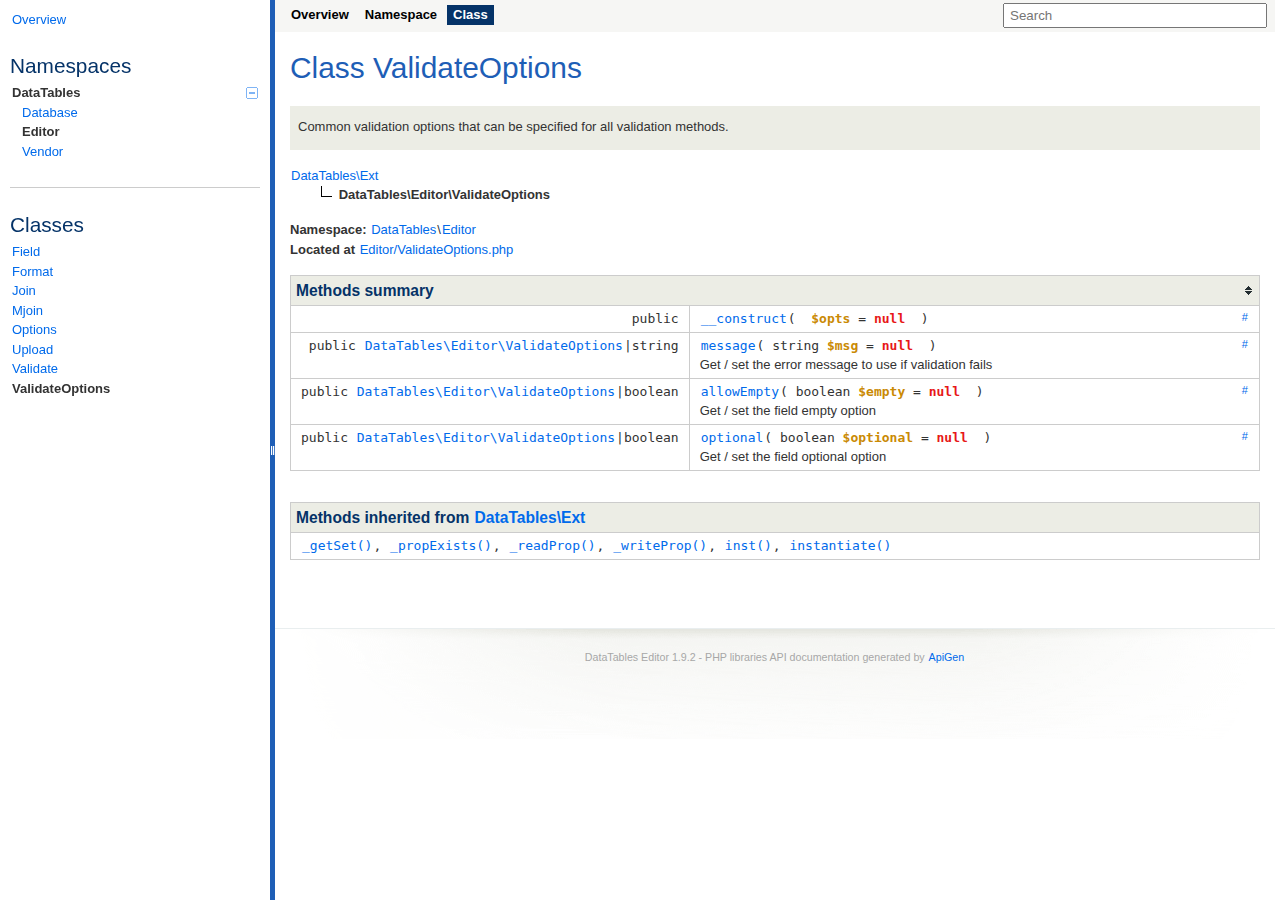
<file: lib/docs/class-DataTables.Editor.ValidateOptions.html>
<!DOCTYPE html>
<html>
<head>
	<meta charset="utf-8">

	<title>Class DataTables\Editor\ValidateOptions | DataTables Editor 1.9.2 - PHP libraries</title>

	<link rel="stylesheet" href="resources/style.css?e99947befd7bf673c6b43ff75e9e0f170c88a60e">

</head>

<body>
<div id="left">
	<div id="menu">
		<a href="index.html" title="Overview"><span>Overview</span></a>


		<div id="groups">
				<h3>Namespaces</h3>
			<ul>
				<li class="active">
					<a href="namespace-DataTables.html">
						DataTables<span></span>
					</a>

						<ul>
				<li>
					<a href="namespace-DataTables.Database.html">
						Database					</a>

						</li>
				<li class="active">
					<a href="namespace-DataTables.Editor.html">
						Editor					</a>

						</li>
				<li>
					<a href="namespace-DataTables.Vendor.html">
						Vendor					</a>

						</li>
							</ul></li>
			</ul>
		</div>

		<hr>


		<div id="elements">
			<h3>Classes</h3>
			<ul>
				<li><a href="class-DataTables.Editor.Field.html">Field</a></li>
				<li><a href="class-DataTables.Editor.Format.html">Format</a></li>
				<li><a href="class-DataTables.Editor.Join.html">Join</a></li>
				<li><a href="class-DataTables.Editor.Mjoin.html">Mjoin</a></li>
				<li><a href="class-DataTables.Editor.Options.html">Options</a></li>
				<li><a href="class-DataTables.Editor.Upload.html">Upload</a></li>
				<li><a href="class-DataTables.Editor.Validate.html">Validate</a></li>
				<li class="active"><a href="class-DataTables.Editor.ValidateOptions.html">ValidateOptions</a></li>
			</ul>





		</div>
	</div>
</div>

<div id="splitter"></div>

<div id="right">
<div id="rightInner">
	<form id="search">
		<input type="hidden" name="cx" value="">
		<input type="hidden" name="ie" value="UTF-8">
		<input type="text" name="q" class="text" placeholder="Search">
	</form>

	<div id="navigation">
		<ul>
			<li>
				<a href="index.html" title="Overview"><span>Overview</span></a>
			</li>
			<li>
				<a href="namespace-DataTables.Editor.html" title="Summary of DataTables\Editor"><span>Namespace</span></a>
			</li>
			<li class="active">
<span>Class</span>			</li>
		</ul>
		<ul>
		</ul>
		<ul>
		</ul>
	</div>

<div id="content" class="class">
	<h1>Class ValidateOptions</h1>


	<div class="description">
	<p>Common validation options that can be specified for all validation methods.</p>
	</div>

	<dl class="tree">
		<dd style="padding-left:0px">
			<a href="class-DataTables.Ext.html"><span>DataTables\Ext</span></a>
			
			
			
		</dd>
		<dd style="padding-left:30px">
			<img src="resources/inherit.png" alt="Extended by">
<b><span>DataTables\Editor\ValidateOptions</span></b>			
			
			
		</dd>
	</dl>








	<div class="info">
		
		
		<b>Namespace:</b> <a href="namespace-DataTables.html">DataTables</a>\<a href="namespace-DataTables.Editor.html">Editor</a><br>
		

			<b>Located at</b> <a href="source-class-DataTables.Editor.ValidateOptions.html#18-99" title="Go to source code">Editor/ValidateOptions.php</a>
		<br>
	</div>



	<table class="summary methods" id="methods">
	<caption>Methods summary</caption>
	<tr data-order="__construct" id="___construct">

		<td class="attributes"><code>
			 public 

			
			
			</code>
		</td>

		<td class="name"><div>
		<a class="anchor" href="#___construct">#</a>
		<code><a href="source-class-DataTables.Editor.ValidateOptions.html#26-41" title="Go to source code">__construct</a>( <span> <var>$opts</var> = <span class="php-keyword1">null</span> </span> )</code>

		<div class="description short">
			
		</div>

		<div class="description detailed hidden">
			







		</div>
		</div></td>
	</tr>
	<tr data-order="message" id="_message">

		<td class="attributes"><code>
			 public 

			<code><a href="class-DataTables.Editor.ValidateOptions.html">DataTables\Editor\ValidateOptions</a></code>|string
			
			</code>
		</td>

		<td class="name"><div>
		<a class="anchor" href="#_message">#</a>
		<code><a href="source-class-DataTables.Editor.ValidateOptions.html#43-56" title="Go to source code">message</a>( <span>string <var>$msg</var> = <span class="php-keyword1">null</span> </span> )</code>

		<div class="description short">
			<p>Get / set the error message to use if validation fails</p>
		</div>

		<div class="description detailed hidden">
			<p>Get / set the error message to use if validation fails</p>


				<h4>Parameters</h4>
				<div class="list"><dl>
					<dt><var>$msg</var></dt>
					<dd><p>Error message to use. If not given, the currently
  set message will be returned.</p></dd>
				</dl></div>

				<h4>Returns</h4>
				<div class="list">
					<code><a href="class-DataTables.Editor.ValidateOptions.html">DataTables\Editor\ValidateOptions</a></code>|string<br>Self if setting, message if getting.
				</div>




		</div>
		</div></td>
	</tr>
	<tr data-order="allowEmpty" id="_allowEmpty">

		<td class="attributes"><code>
			 public 

			<code><a href="class-DataTables.Editor.ValidateOptions.html">DataTables\Editor\ValidateOptions</a></code>|boolean
			
			</code>
		</td>

		<td class="name"><div>
		<a class="anchor" href="#_allowEmpty">#</a>
		<code><a href="source-class-DataTables.Editor.ValidateOptions.html#58-71" title="Go to source code">allowEmpty</a>( <span>boolean <var>$empty</var> = <span class="php-keyword1">null</span> </span> )</code>

		<div class="description short">
			<p>Get / set the field empty option</p>
		</div>

		<div class="description detailed hidden">
			<p>Get / set the field empty option</p>


				<h4>Parameters</h4>
				<div class="list"><dl>
					<dt><var>$empty</var></dt>
					<dd><p><code>false</code> if the field is not allowed to be
  empty. <code>true</code> if it can be.</p></dd>
				</dl></div>

				<h4>Returns</h4>
				<div class="list">
					<code><a href="class-DataTables.Editor.ValidateOptions.html">DataTables\Editor\ValidateOptions</a></code>|boolean<br>Self if setting, current value if getting.
				</div>




		</div>
		</div></td>
	</tr>
	<tr data-order="optional" id="_optional">

		<td class="attributes"><code>
			 public 

			<code><a href="class-DataTables.Editor.ValidateOptions.html">DataTables\Editor\ValidateOptions</a></code>|boolean
			
			</code>
		</td>

		<td class="name"><div>
		<a class="anchor" href="#_optional">#</a>
		<code><a href="source-class-DataTables.Editor.ValidateOptions.html#73-86" title="Go to source code">optional</a>( <span>boolean <var>$optional</var> = <span class="php-keyword1">null</span> </span> )</code>

		<div class="description short">
			<p>Get / set the field optional option</p>
		</div>

		<div class="description detailed hidden">
			<p>Get / set the field optional option</p>


				<h4>Parameters</h4>
				<div class="list"><dl>
					<dt><var>$optional</var></dt>
					<dd><p><code>false</code> if the field does not need to be
  submitted. <code>true</code> if it must be.</p></dd>
				</dl></div>

				<h4>Returns</h4>
				<div class="list">
					<code><a href="class-DataTables.Editor.ValidateOptions.html">DataTables\Editor\ValidateOptions</a></code>|boolean<br>Self if setting, current value if getting.
				</div>




		</div>
		</div></td>
	</tr>
	</table>

	<table class="summary inherited">
	<caption>Methods inherited from <a href="class-DataTables.Ext.html#methods">DataTables\Ext</a></caption>
	<tr>
		<td><code>
			<a href="class-DataTables.Ext.html#__getSet">_getSet()</a>, 
			<a href="class-DataTables.Ext.html#__propExists">_propExists()</a>, 
			<a href="class-DataTables.Ext.html#__readProp">_readProp()</a>, 
			<a href="class-DataTables.Ext.html#__writeProp">_writeProp()</a>, 
			<a href="class-DataTables.Ext.html#_inst">inst()</a>, 
			<a href="class-DataTables.Ext.html#_instantiate">instantiate()</a>
		</code></td>
	</tr>
	</table>

















</div>

	<div id="footer">
		DataTables Editor 1.9.2 - PHP libraries API documentation generated by <a href="http://apigen.org">ApiGen</a>
	</div>
</div>
</div>
<script src="resources/combined.js"></script>
<script src="elementlist.js"></script>
</body>
</html>
</file>
<file: lib/docs/resources/style.css>
body {
	font: 13px/1.5 Verdana, 'Geneva CE', lucida, sans-serif;
	margin: 0;
	padding: 0;
	background: #ffffff;
	color: #333333;
}

h1, h2, h3, h4, caption {
	font-family: 'Trebuchet MS', 'Geneva CE', lucida, sans-serif;
	color: #053368;
}

h1 {
	color: #1e5eb6;
	font-size: 230%;
	font-weight: normal;
	margin: .3em 0;
}

h2 {
	color: #1e5eb6;
	font-size: 150%;
	font-weight: normal;
	margin: -.3em 0 .3em 0;
}

h3 {
	font-size: 1.6em;
	font-weight: normal;
	margin-bottom: 2px;
}

h4 {
	font-size: 100%;
	font-weight: bold;
	padding: 0;
	margin: 0;
}

caption {
	border: 1px solid #cccccc;
	background: #ecede5;
	font-weight: bold;
	font-size: 1.2em;
	padding: 3px 5px;
	text-align: left;
	margin-bottom: 0;
}

p {
	margin: .7em 0 1em;
	padding: 0;
}

hr {
	margin: 2em 0 1em;
	border: none;
	border-top: 1px solid #cccccc;
	height: 0;
}

a {
	color: #006aeb;
	padding: 3px 1px;
	text-decoration: none;
}

h1 a {
	color: #1e5eb6;
}

a:hover, a:active, a:focus, a:hover b, a:hover var {
	background-color: #006aeb;
	color: #ffffff !important;
}

code, var, pre {
	font-family: monospace;
}

var {
	font-weight: bold;
	font-style: normal;
	color: #ca8a04;
}

pre {
	margin: 0;
}

code a b {
	color: #000000;
}

.deprecated {
	text-decoration: line-through;
	opacity: .5;
}

.invalid {
	color: #e71818;
}

.hidden {
	display: none;
}

/* Left side */
#left {
	overflow: auto;
	width: 270px;
	height: 100%;
	position: fixed;
}

/* Menu */
#menu {
	padding: 10px;
}

#menu ul {
	list-style: none;
	padding: 0;
	margin: 0;
}

#menu ul ul {
	padding-left: 10px;
}

#menu li {
	white-space: nowrap;
	position: relative;
}

#menu a {
	display: block;
	padding: 0 2px;
}

#menu .active > a, #menu > span {
	color: #333333;
	background: none;
	font-weight: bold;
}

#menu .active > a.invalid {
	color: #e71818;
}

#menu .active > a:hover, #menu .active > a:active, #menu .active > a:focus {
	background-color: #006aeb;
}

#menu #groups span {
	position: absolute;
	top: 4px;
	right: 2px;
	cursor: pointer;
	display: block;
	width: 12px;
	height: 12px;
	background: url('collapsed.png') transparent 0 0 no-repeat;
}

#menu #groups span:hover {
	background-position: -12px 0;
}

#menu #groups span.collapsed {
	background-position: 0 -12px;
}

#menu #groups span.collapsed:hover {
	background-position: -12px -12px;
}

#menu #groups ul.collapsed {
	display: none;
}

/* Right side */
#right {
	overflow: auto;
	margin-left: 275px;
	height: 100%;
	position: relative;
	left: 0;
	right: 0;
}

#rightInner {
	max-width: 1000px;
	min-width: 350px;
}

/* Search */
#search {
	float: right;
	margin: 3px 8px;
}

#search input.text {
	padding: 3px 5px;
	width: 250px;
}

/* Autocomplete */
.ac_results {
	padding: 0;
	border: 1px solid #cccccc;
	background-color: #ffffff;
	overflow: hidden;
	z-index: 99999;
}

.ac_results ul {
	width: 100%;
	list-style-position: outside;
	list-style: none;
	padding: 0;
	margin: 0;
}

.ac_results li {
	margin: 0;
	padding: 2px 5px;
	cursor: default;
	display: block;
	font: 12px 'Trebuchet MS', 'Geneva CE', lucida, sans-serif;
	line-height: 16px;
	overflow: hidden;
	white-space: nowrap;
}

.ac_results li strong {
	color: #000000;
}

.ac_odd {
	background-color: #eeeeee;
}

.ac_over {
	background-color: #006aeb;
	color: #ffffff;
}

.ac_results li.ac_over strong {
	color: #ffffff;
}

/* Navigation */
#navigation {
	padding: 3px 8px;
	background-color: #f6f6f4;
	height: 26px;
}

#navigation ul {
	list-style: none;
	margin: 0 8px 4px 0;
	padding: 0;
	overflow: hidden;
	float: left;
}

#navigation ul + ul {
	border-left: 1px solid #000000;
	padding-left: 8px;
}

#navigation ul li {
	float: left;
	margin: 2px;
	padding: 0 3px;
	font-family: Verdana, 'Geneva CE', lucida, sans-serif;
	color: #808080;
}

#navigation ul li.active {
	background-color: #053368;
	color: #ffffff;
	font-weight: bold;
}

#navigation ul li a {
	color: #000000;
	font-weight: bold;
	padding: 0;
}

#navigation ul li span {
	float: left;
	padding: 0 3px;
}

#navigation ul li a:hover span, #navigation ul li a:active span, #navigation ul li a:focus span {
	background-color: #006aeb;
}

/* Content */
#content {
	clear: both;
	padding: 5px 15px;
}

.description pre {
	padding: .6em;
	background: #fcfcf7;
}

#content > .description {
	background: #ecede5;
	padding: 1px 8px;
	margin: 1.2em 0;
}

#content > .description pre {
	margin: .5em 0;
}

dl.tree {
	margin: 1.2em 0;
}

dl.tree dd {
	margin: 0;
	padding: 0;
}

.info {
	margin: 1.2em 0;
}

.summary {
	border: 1px solid #cccccc;
	border-collapse: collapse;
	font-size: 1em;
	width: 100%;
	margin: 1.2em 0 2.4em;
}

.summary caption {
	border-width: 1px 1px 0;
}

.summary caption.switchable {
	background: #ecede5 url('sort.png') no-repeat center right;
	cursor: pointer;
}

.summary td {
	border: 1px solid #cccccc;
	margin: 0;
	padding: 3px 10px;
	font-size: 1em;
	vertical-align: top;
}

.summary td:first-child {
	text-align: right;
}

.summary td hr {
	margin: 3px -10px;
}

#packages.summary td:first-child, #namespaces.summary td:first-child, .inherited.summary td:first-child, .used.summary td:first-child {
	text-align: left;
}

.summary tr:hover td {
	background: #f6f6f4;
}

.summary .description pre {
	border: .5em solid #ecede5;
}

.summary .description p {
	margin: 0;
}

.summary .description p + p, .summary .description ul {
	margin: 3px 0 0 0;
}

.summary .description.detailed h4 {
	margin-top: 3px;
}

.summary dl {
	margin: 0;
}

.summary dd {
	margin: 0 0 0 25px;
}

.name, .attributes {
	white-space: nowrap;
}

.value code {
	white-space: pre-wrap;
}

td.name, td.attributes {
	width: 1%;
}

td.attributes {
	width: 1%;
}

.class .methods .name, .class .properties .name, .class .constants .name {
	width: auto;
	white-space: normal;
}

.class .methods .name > div > code {
	white-space: pre-wrap;
}

.class .methods .name > div > code span, .function .value > code {
	white-space: nowrap;
}

.class .methods td.name > div, .class td.value > div {
	position: relative;
	padding-right: 1em;
}

.anchor {
	position: absolute;
	top: 0;
	right: 0;
	line-height: 1;
	font-size: 85%;
	margin: 0;
	color: #006aeb !important;
}

.list {
	margin: 0 0 5px 25px;
}

div.invalid {
	background-color: #fae4e0;
	padding: 10px;
}

/* Splitter */
#splitter {
	position: fixed;
	height: 100%;
	width: 5px;
	left: 270px;
	background: #1e5eb6 url('resize.png') left center no-repeat;
	cursor: e-resize;
}

#splitter.active {
	opacity: .5;
}

/* Footer */
#footer {
	border-top: 1px solid #e9eeef;
	clear: both;
	color: #a7a7a7;
	font-size: 8pt;
	text-align: center;
	padding: 20px 0 0;
	margin: 3em 0 0;
	height: 90px;
	background: #ffffff url('footer.png') no-repeat center top;
}

/* Tree */
div.tree ul {
	list-style: none;
	background: url('tree-vertical.png') left repeat-y;
	padding: 0;
	margin-left: 20px;
}

div.tree li {
	margin: 0;
	padding: 0;
}

div.tree div {
	padding-left: 30px;
}

div.tree div.notlast {
	background: url('tree-hasnext.png') left 10px no-repeat;
}

div.tree div.last {
	background: url('tree-last.png') left -240px no-repeat;
}

div.tree li.last {
	background: url('tree-cleaner.png') left center repeat-y;
}

div.tree span.padding {
	padding-left: 15px;
}

/* Source code */
.php-keyword1 {
	color: #e71818;
	font-weight: bold;
}

.php-keyword2 {
	font-weight: bold;
}

.php-var {
	color: #d59401;
	font-weight: bold;
}

.php-num {
	color: #cd0673;
}

.php-quote {
	color: #008000;
}

.php-comment {
	color: #929292;
}

.xlang {
	color: #ff0000;
	font-weight: bold;
}

span.l {
	display: block;
}

span.l.selected {
	background: #f6f6f4;
}

span.l a {
	color: #333333;
}

span.l a:hover, div.l a:active, div.l a:focus {
	background: transparent;
	color: #333333 !important;
}

span.l .php-var a {
	color: #d59401;
}

span.l .php-var a:hover, span.l .php-var a:active, span.l .php-var a:focus {
	color: #d59401 !important;
}

span.l a.l {
	padding-left: 2px;
	color: #c0c0c0;
}

span.l a.l:hover, span.l a.l:active, span.l a.l:focus {
	background: transparent;
	color: #c0c0c0 !important;
}

#rightInner.medium #navigation {
	height: 52px;
}

#rightInner.medium #navigation ul:first-child + ul {
	clear: left;
	border: none;
	padding: 0;
}

#rightInner.medium .name, #rightInner.medium .attributes {
	white-space: normal;
}

#rightInner.small #search {
	float: left;
}

#rightInner.small #navigation {
	height: 78px;
}

#rightInner.small #navigation ul:first-child {
	clear: both;
}

/* global style */
.left, .summary td.left {
	text-align: left;
}
.right, .summary td.right {
	text-align: right;
}
</file>
